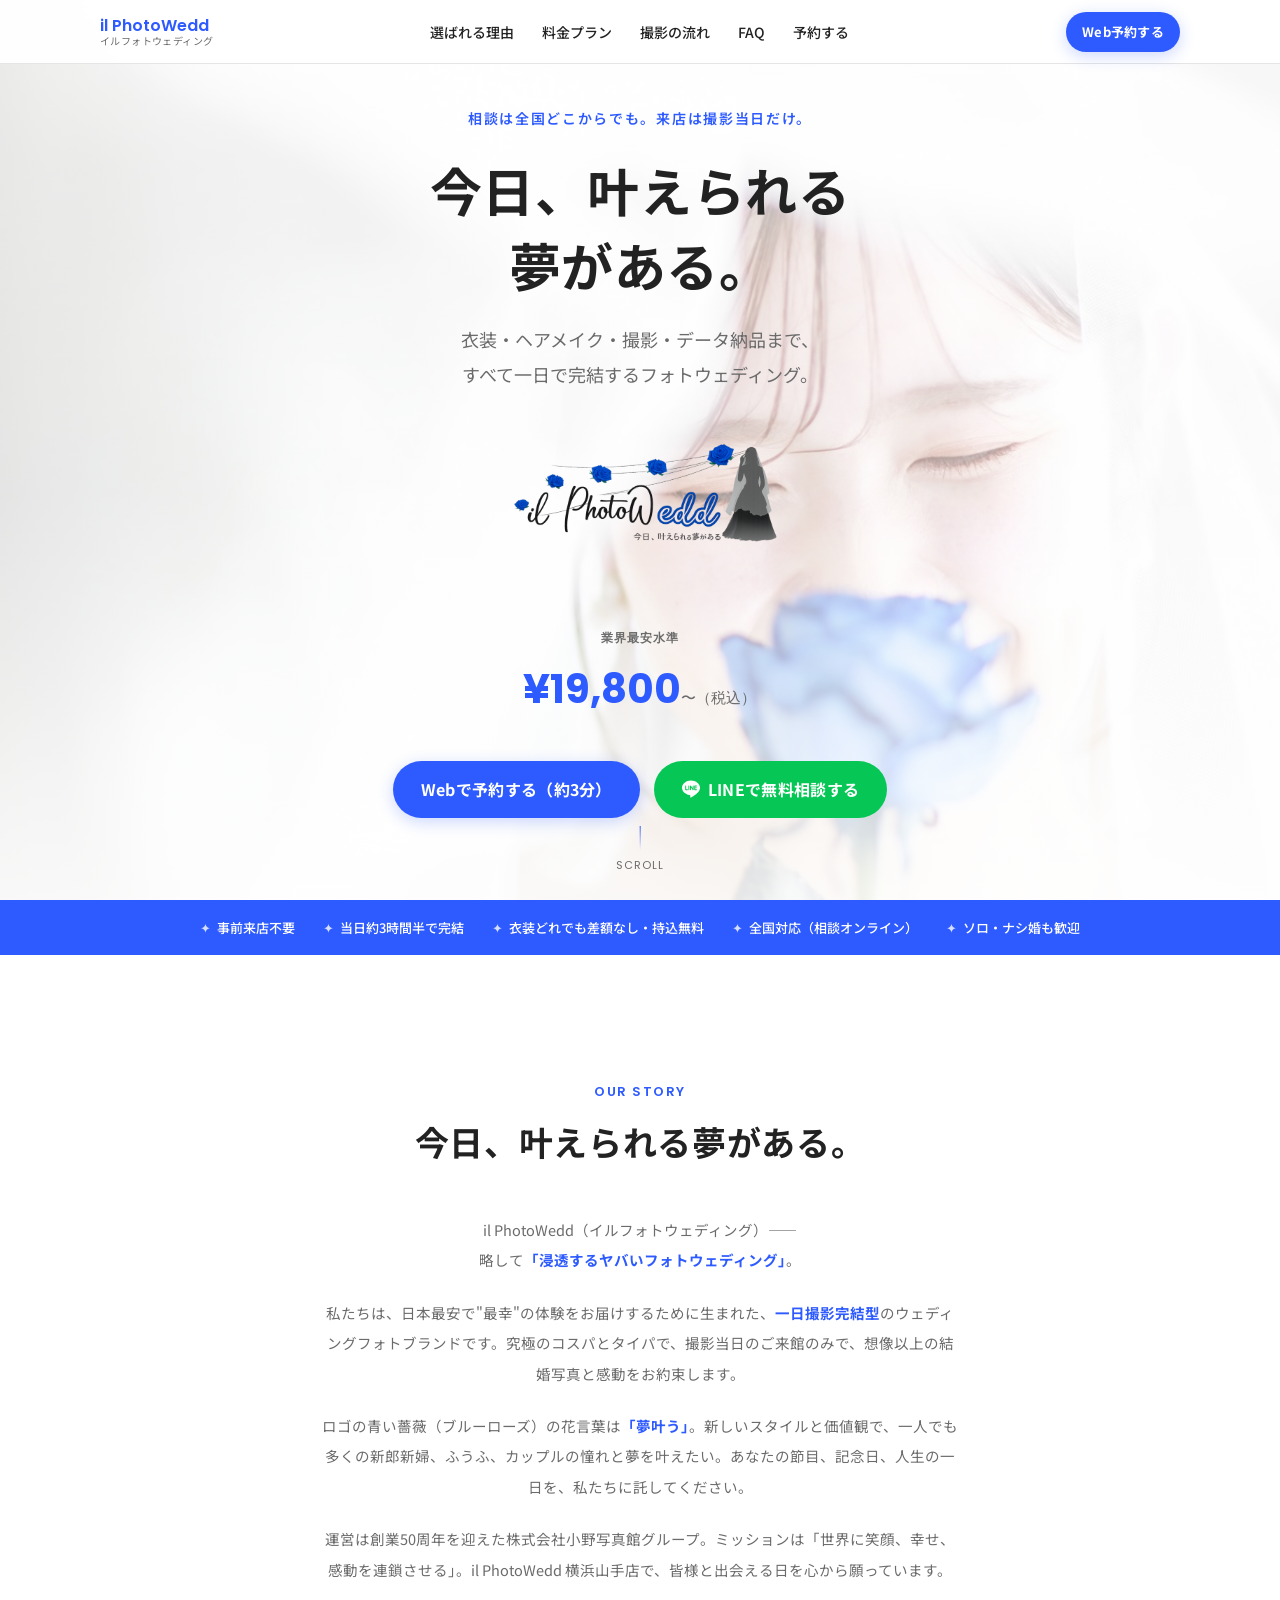
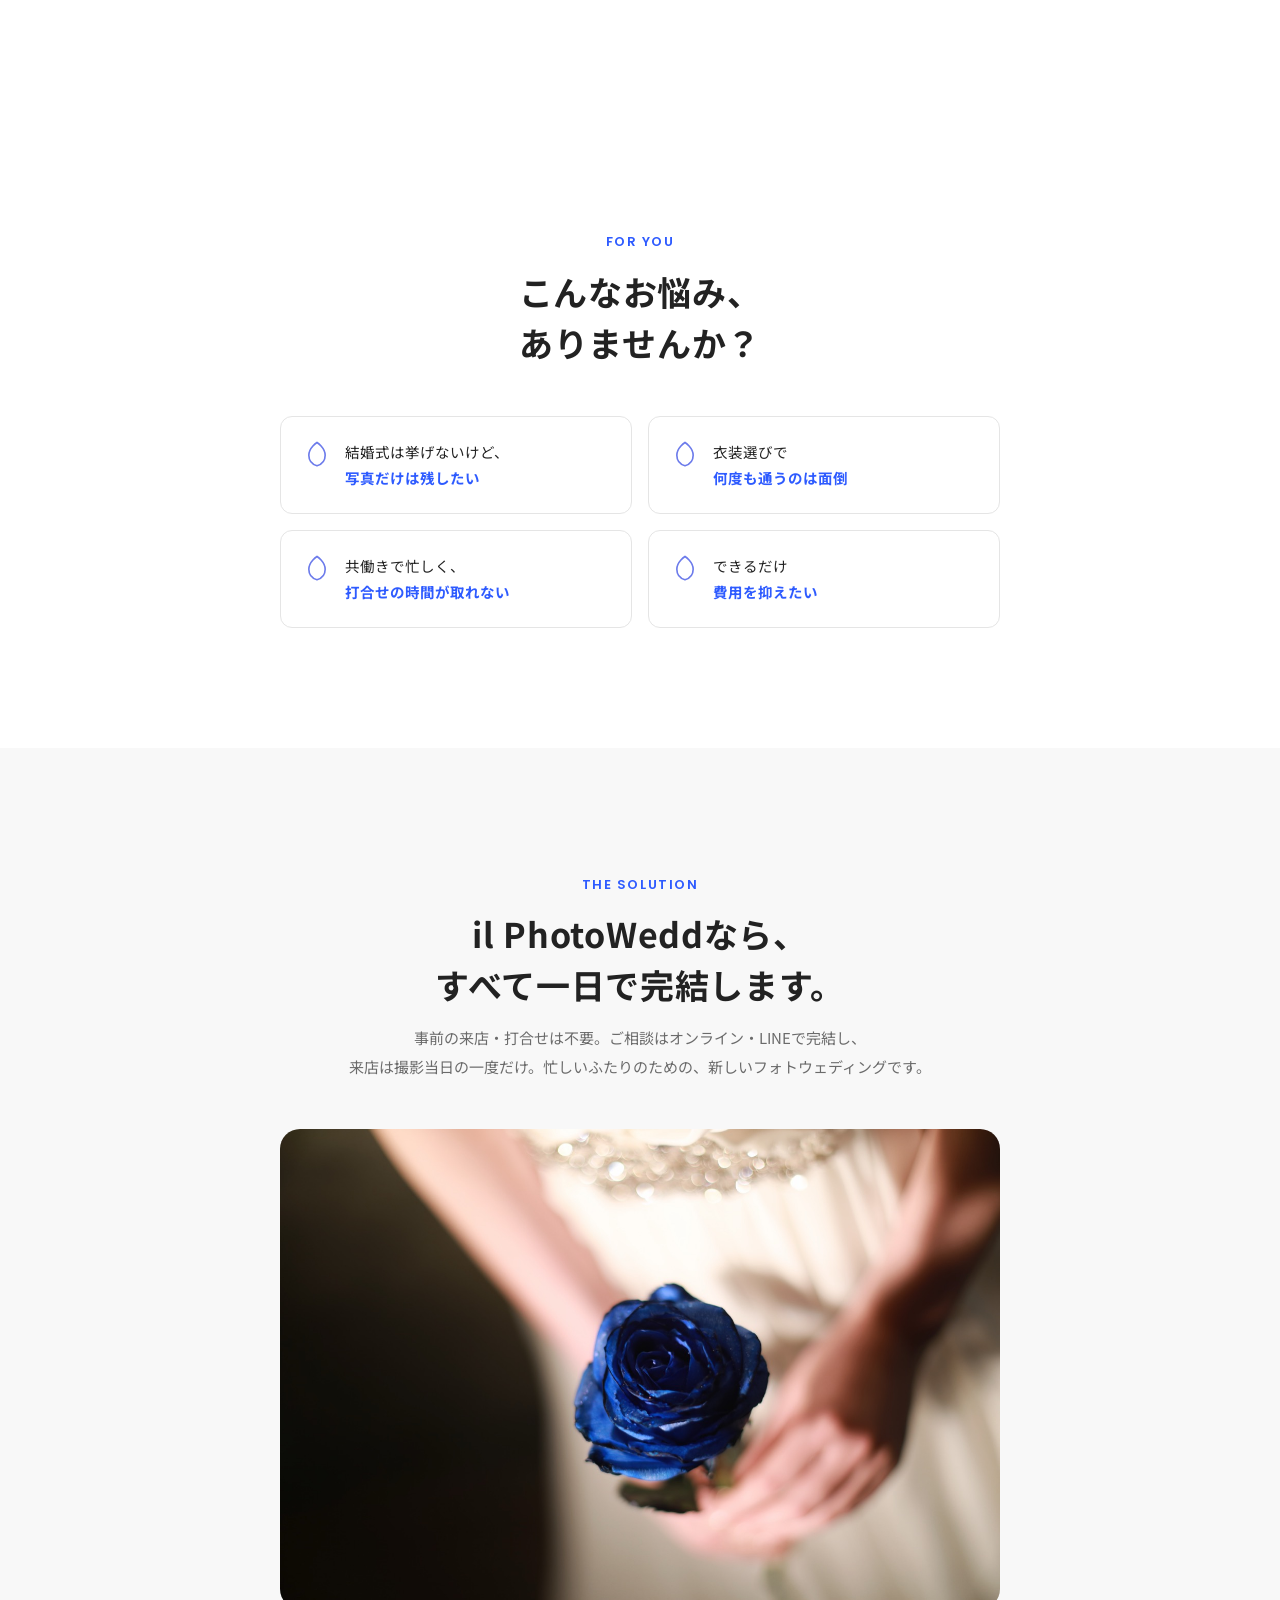
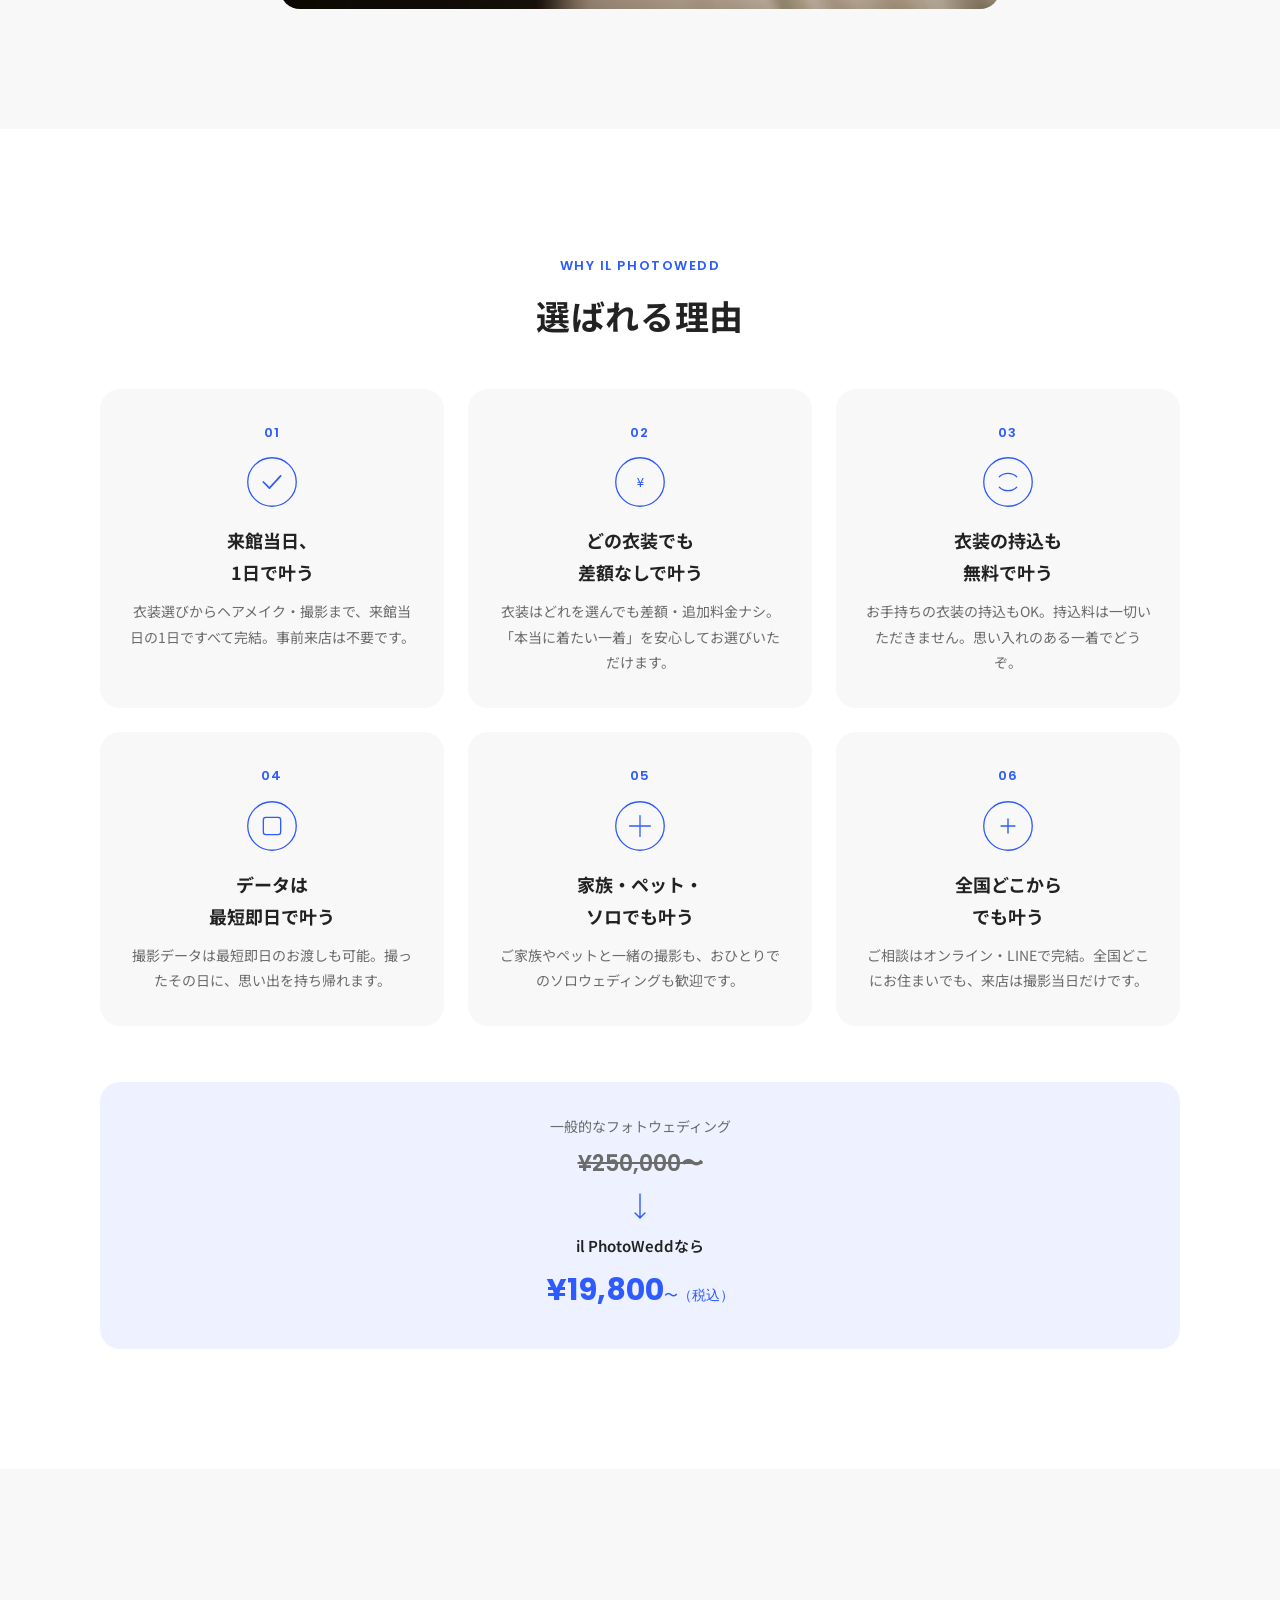
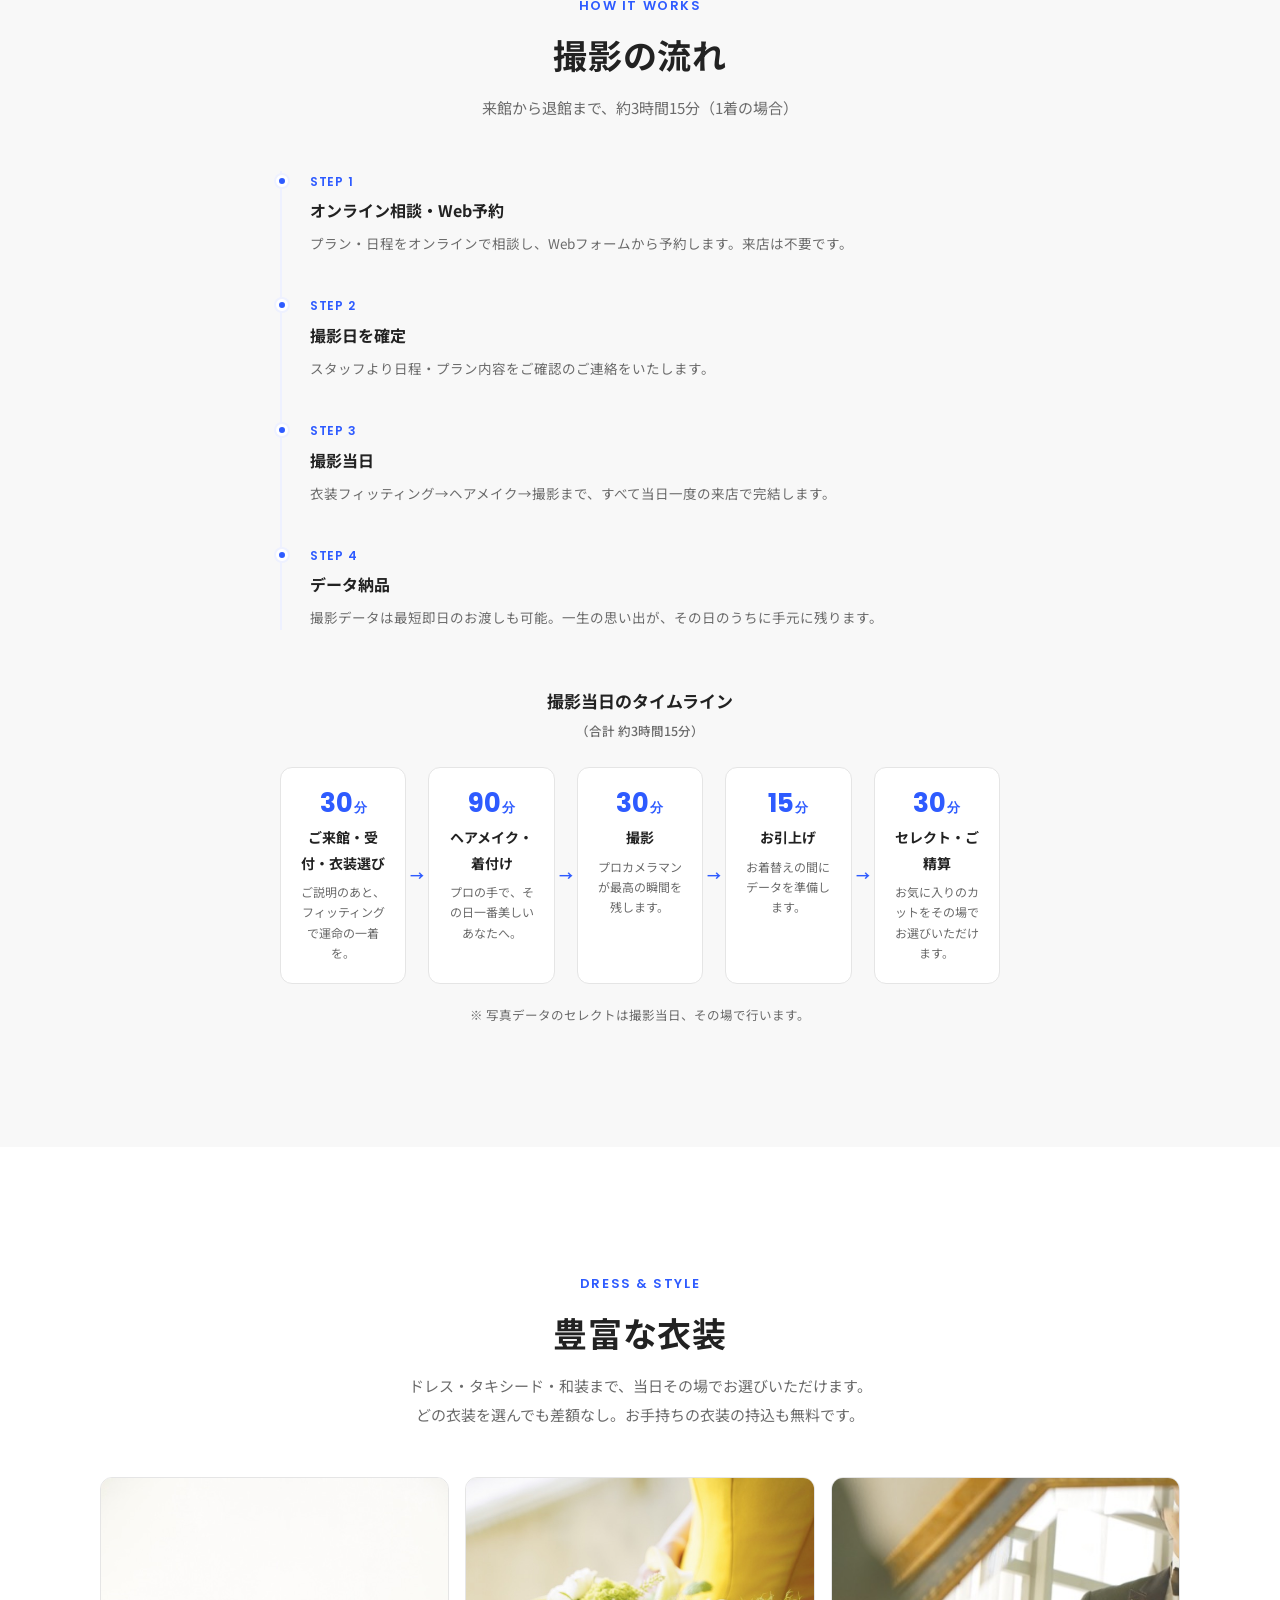
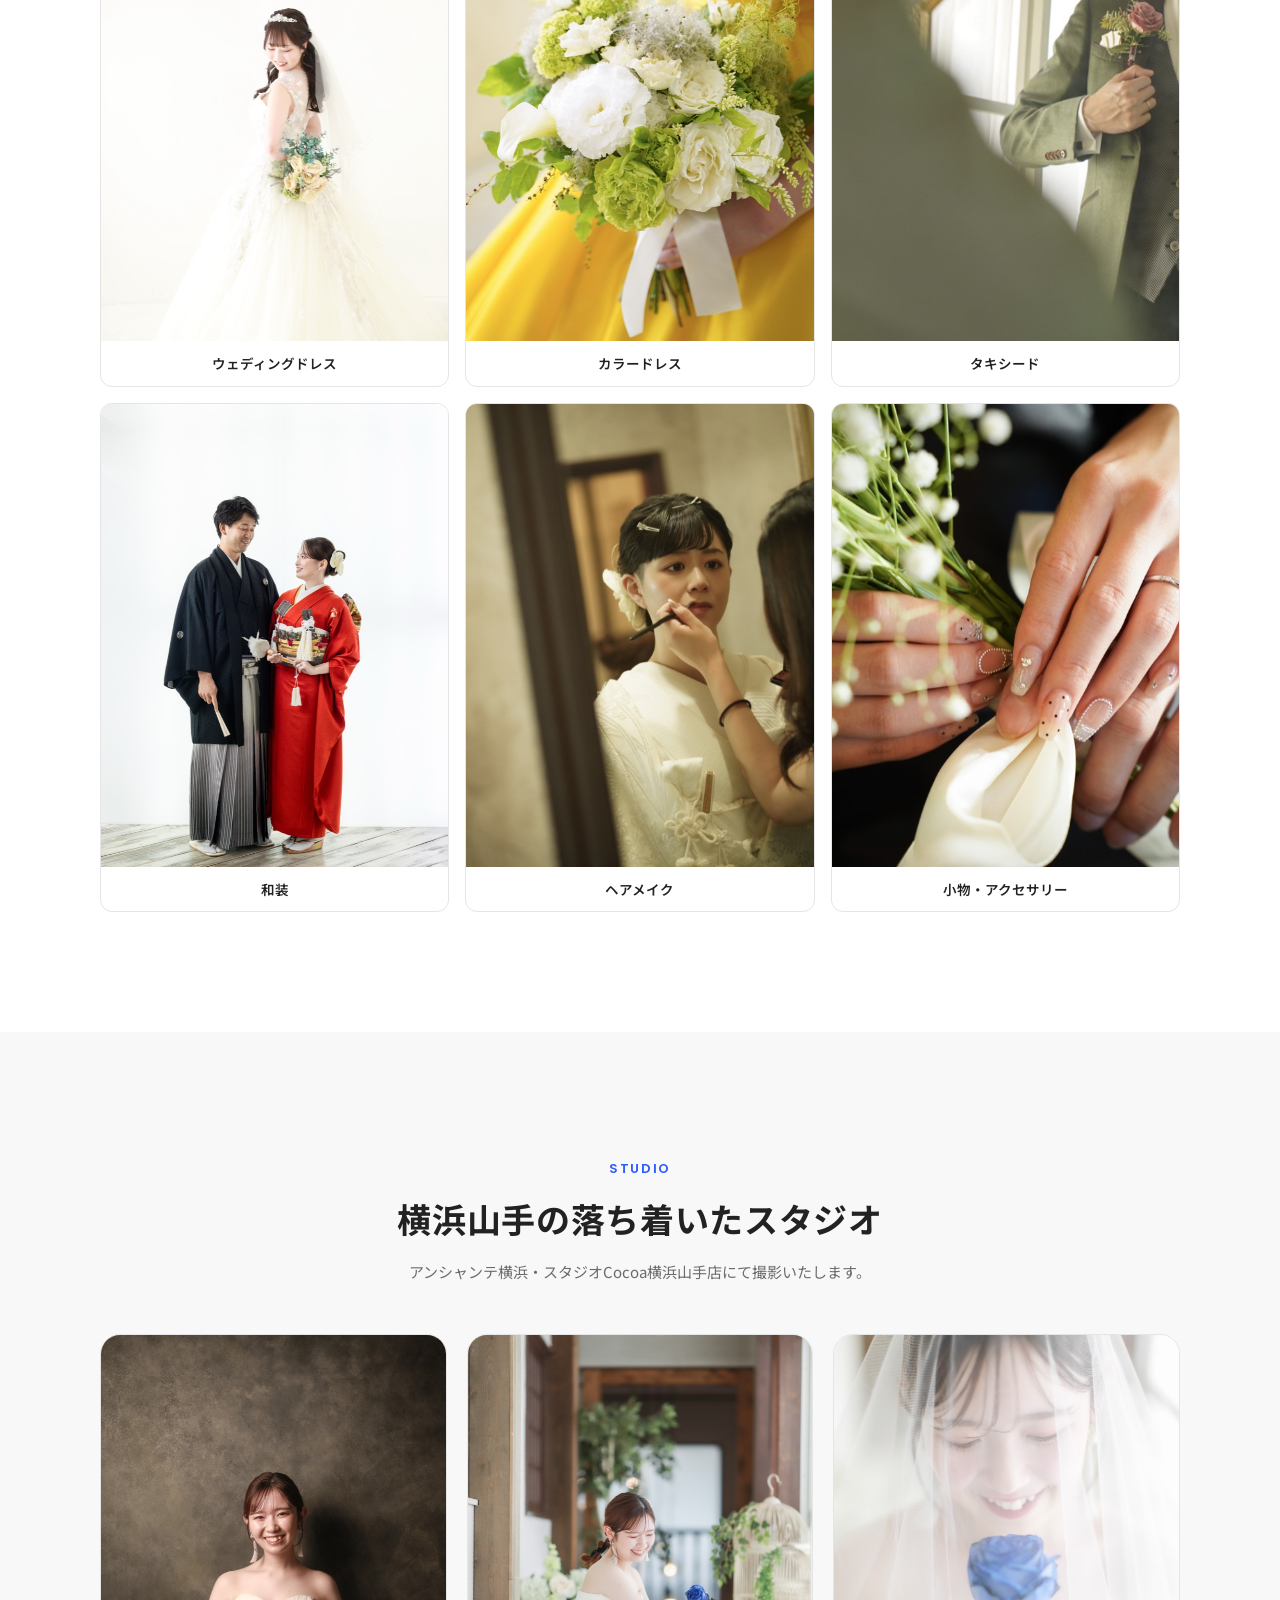
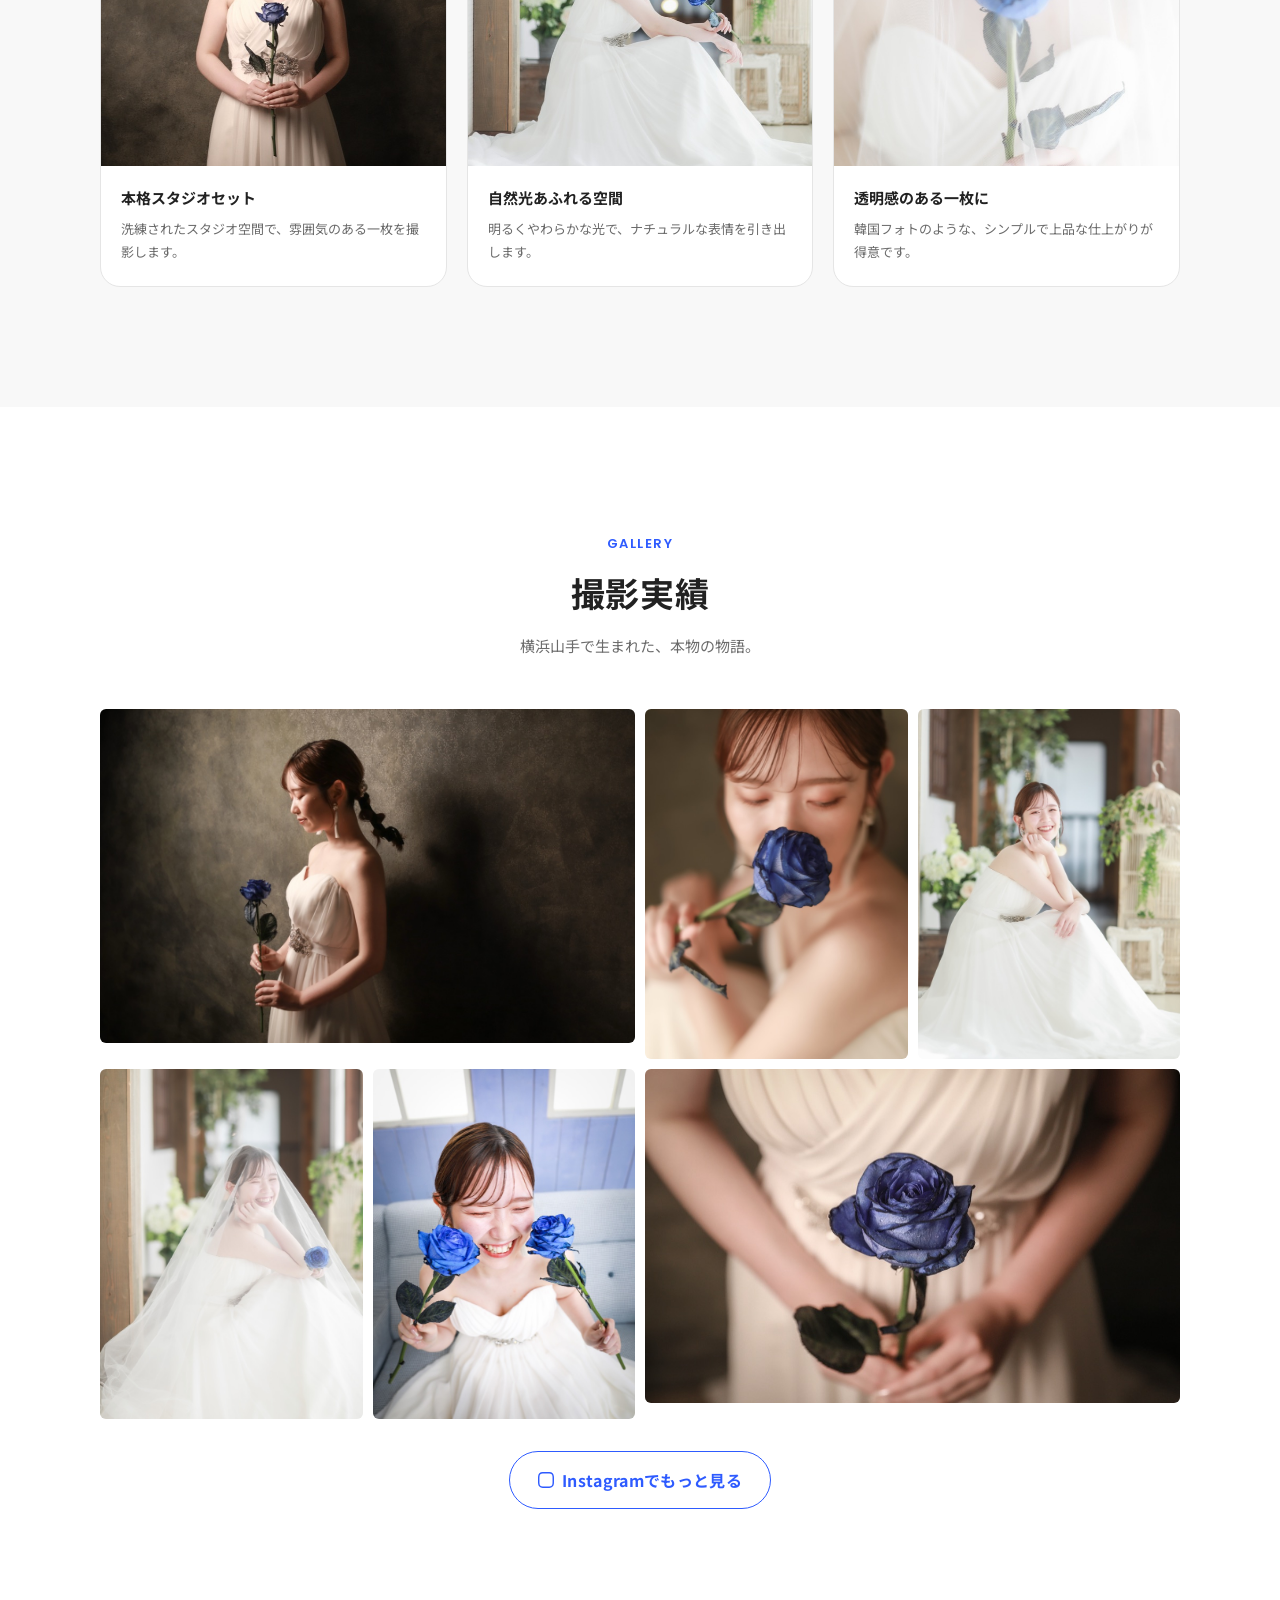
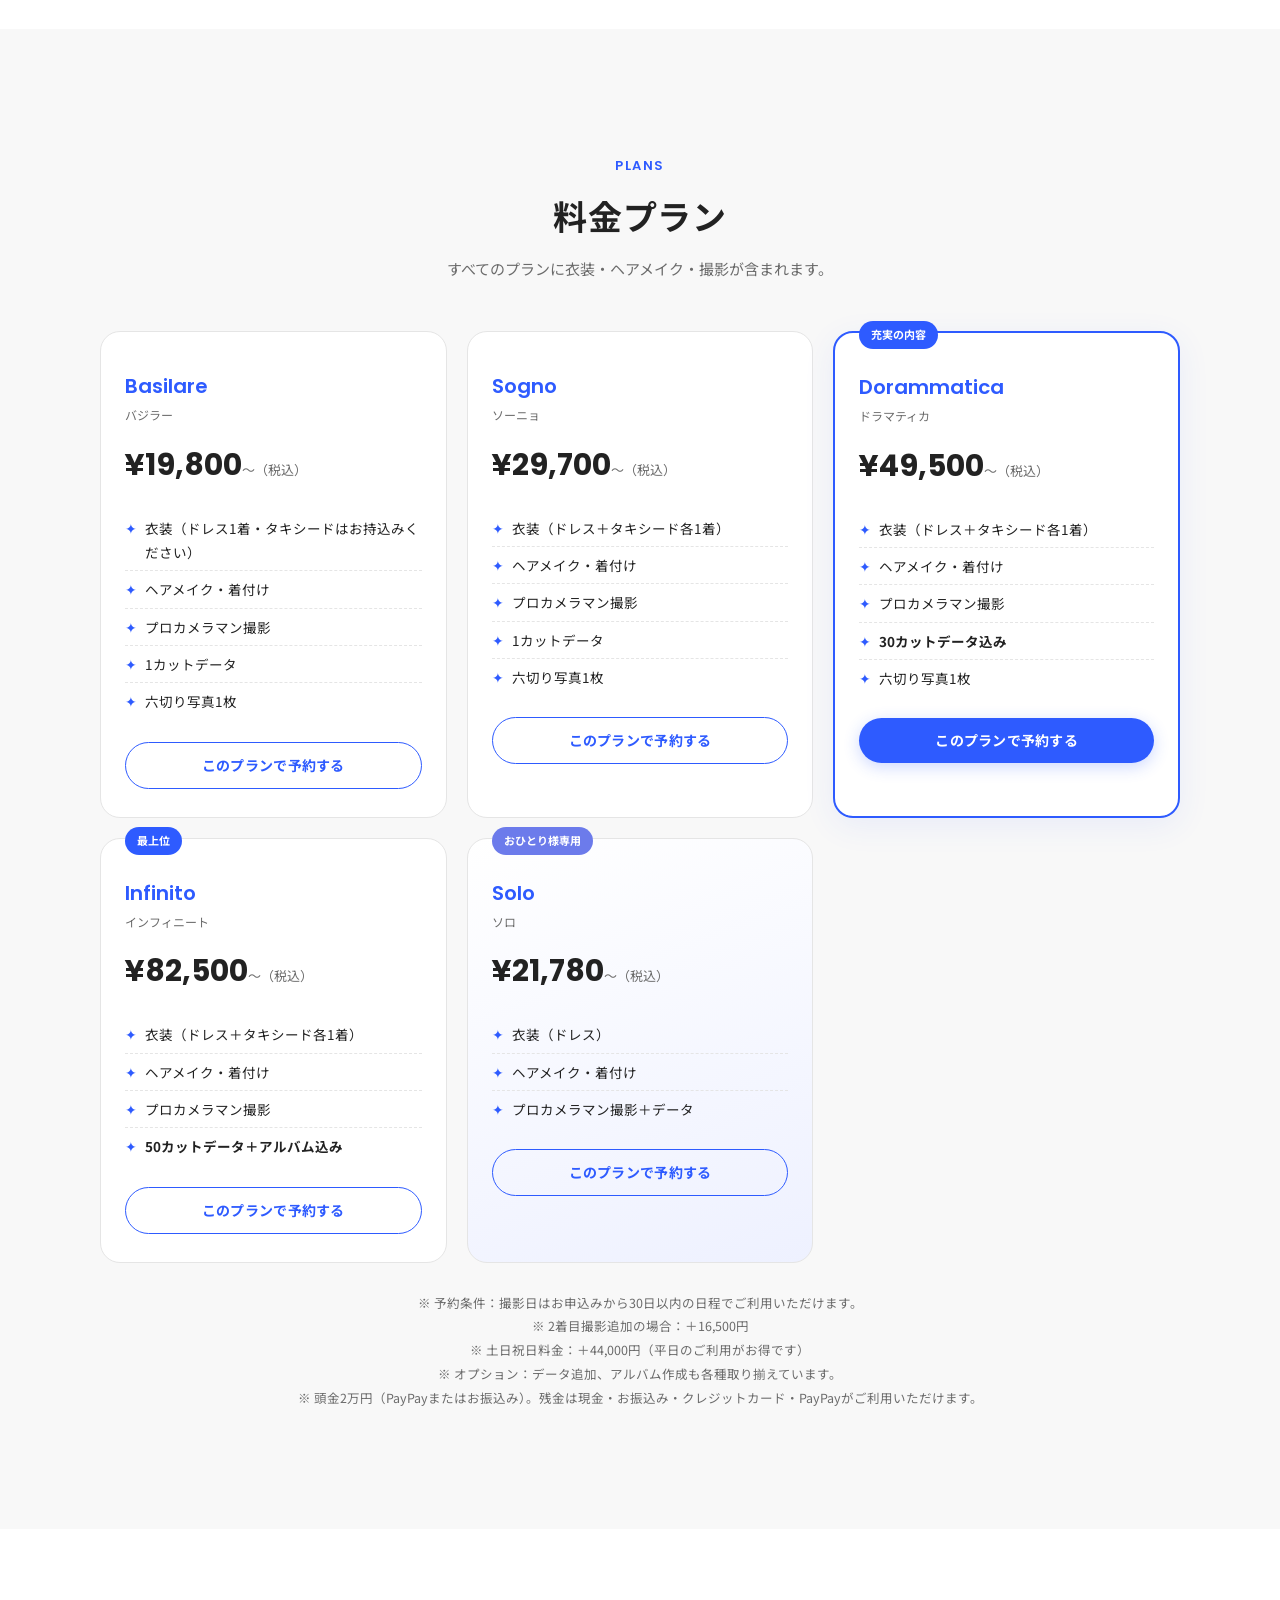
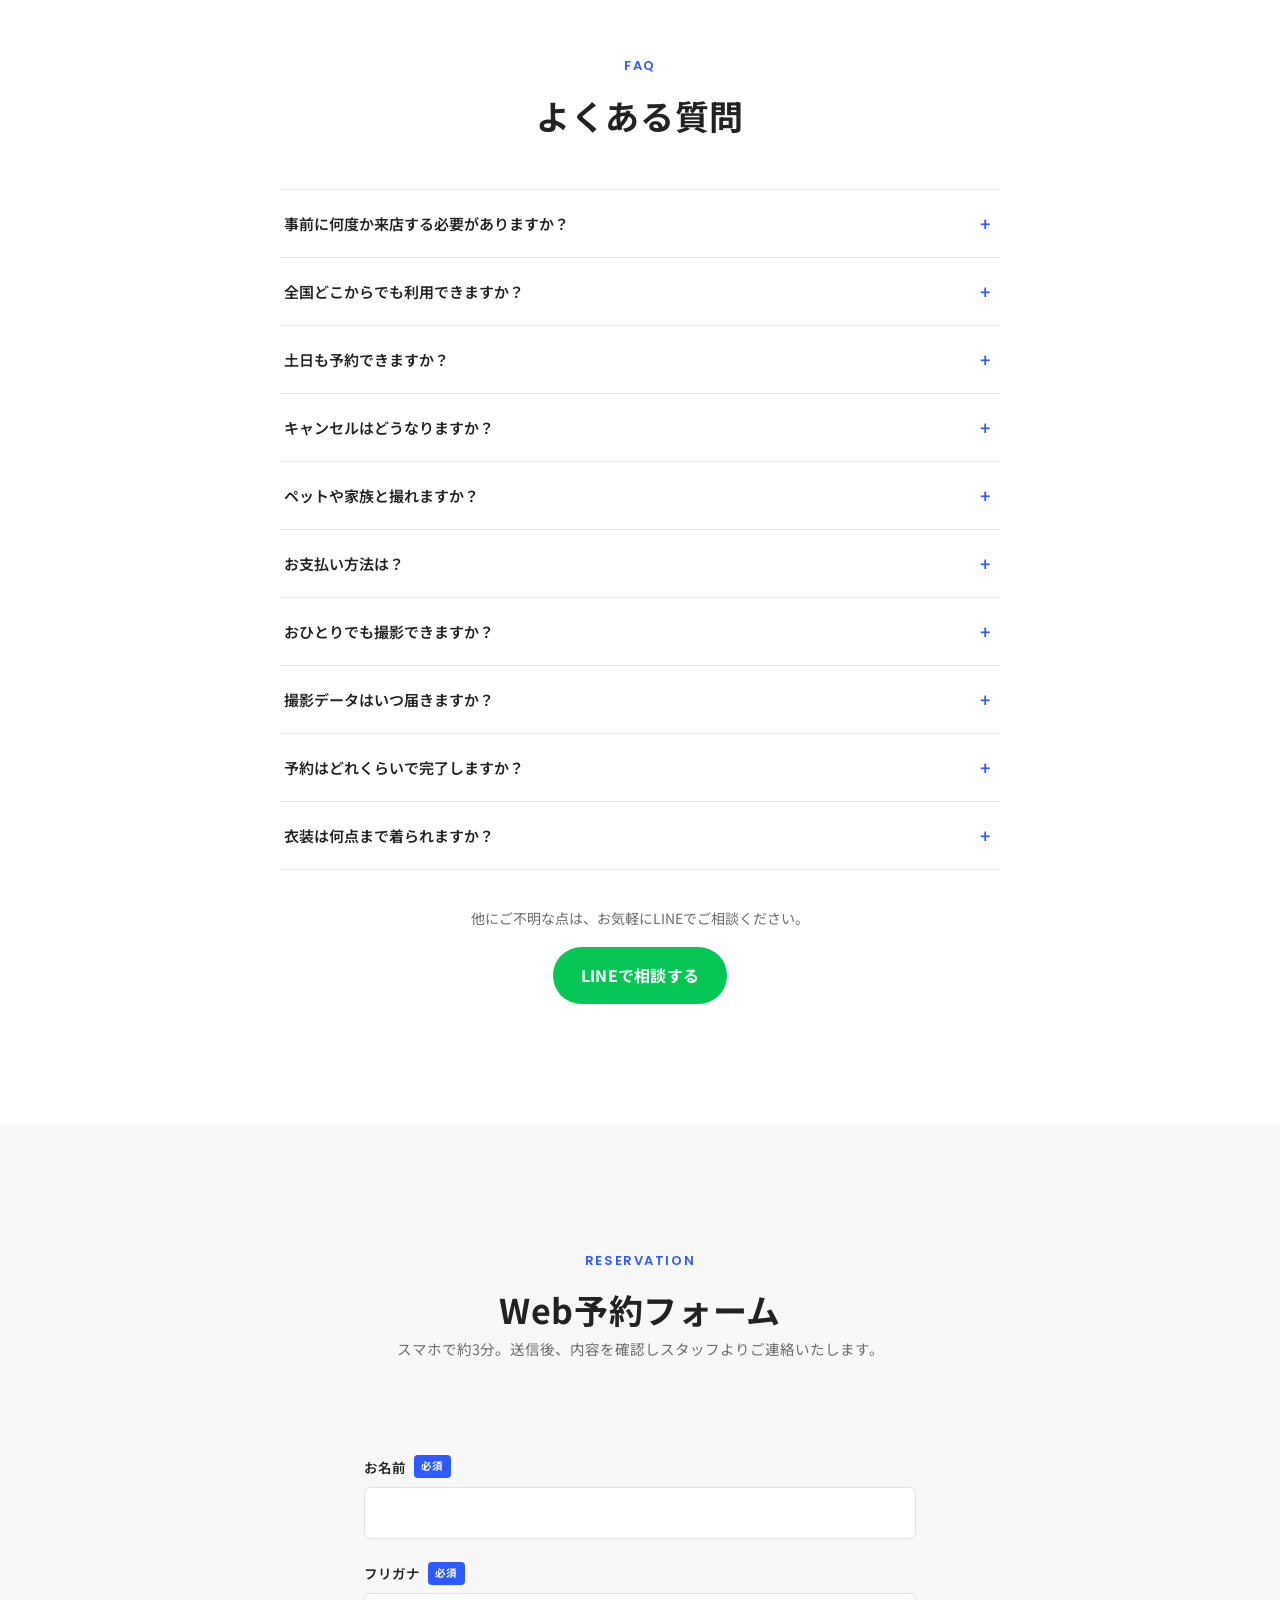
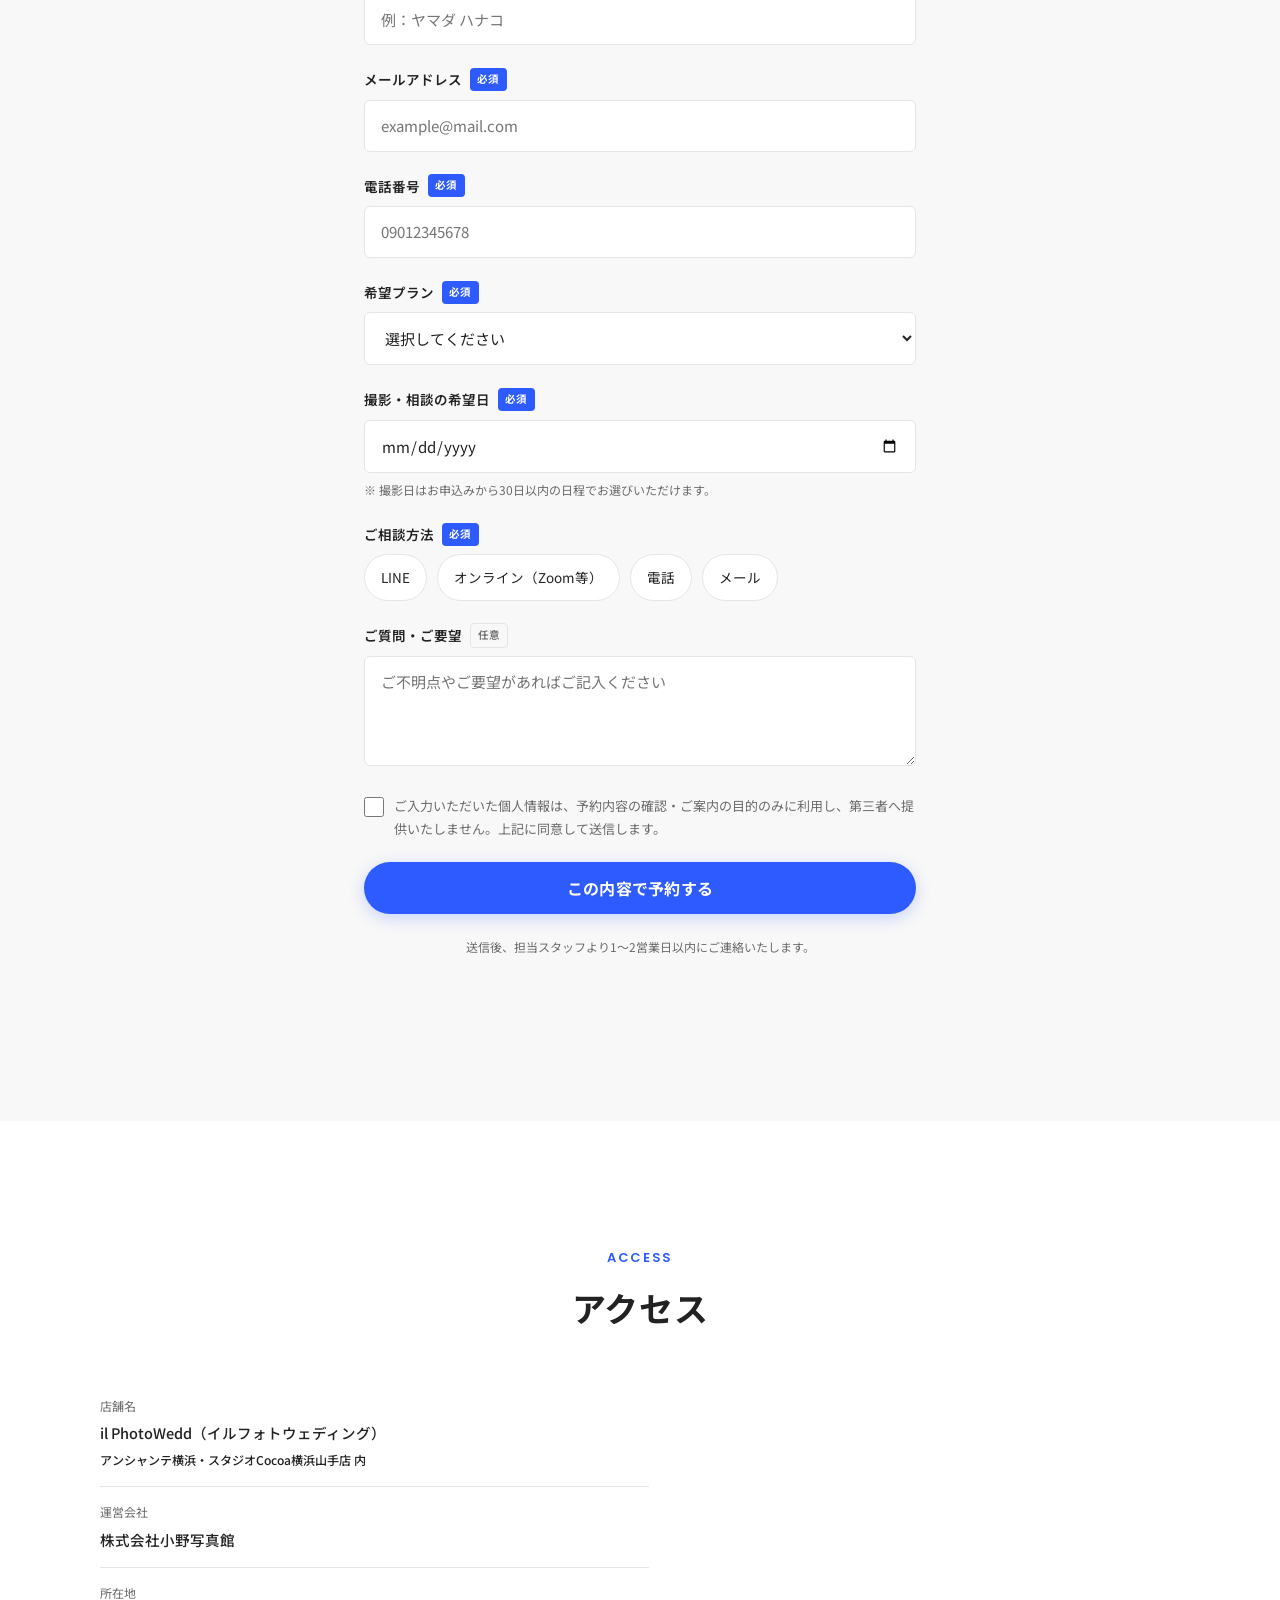
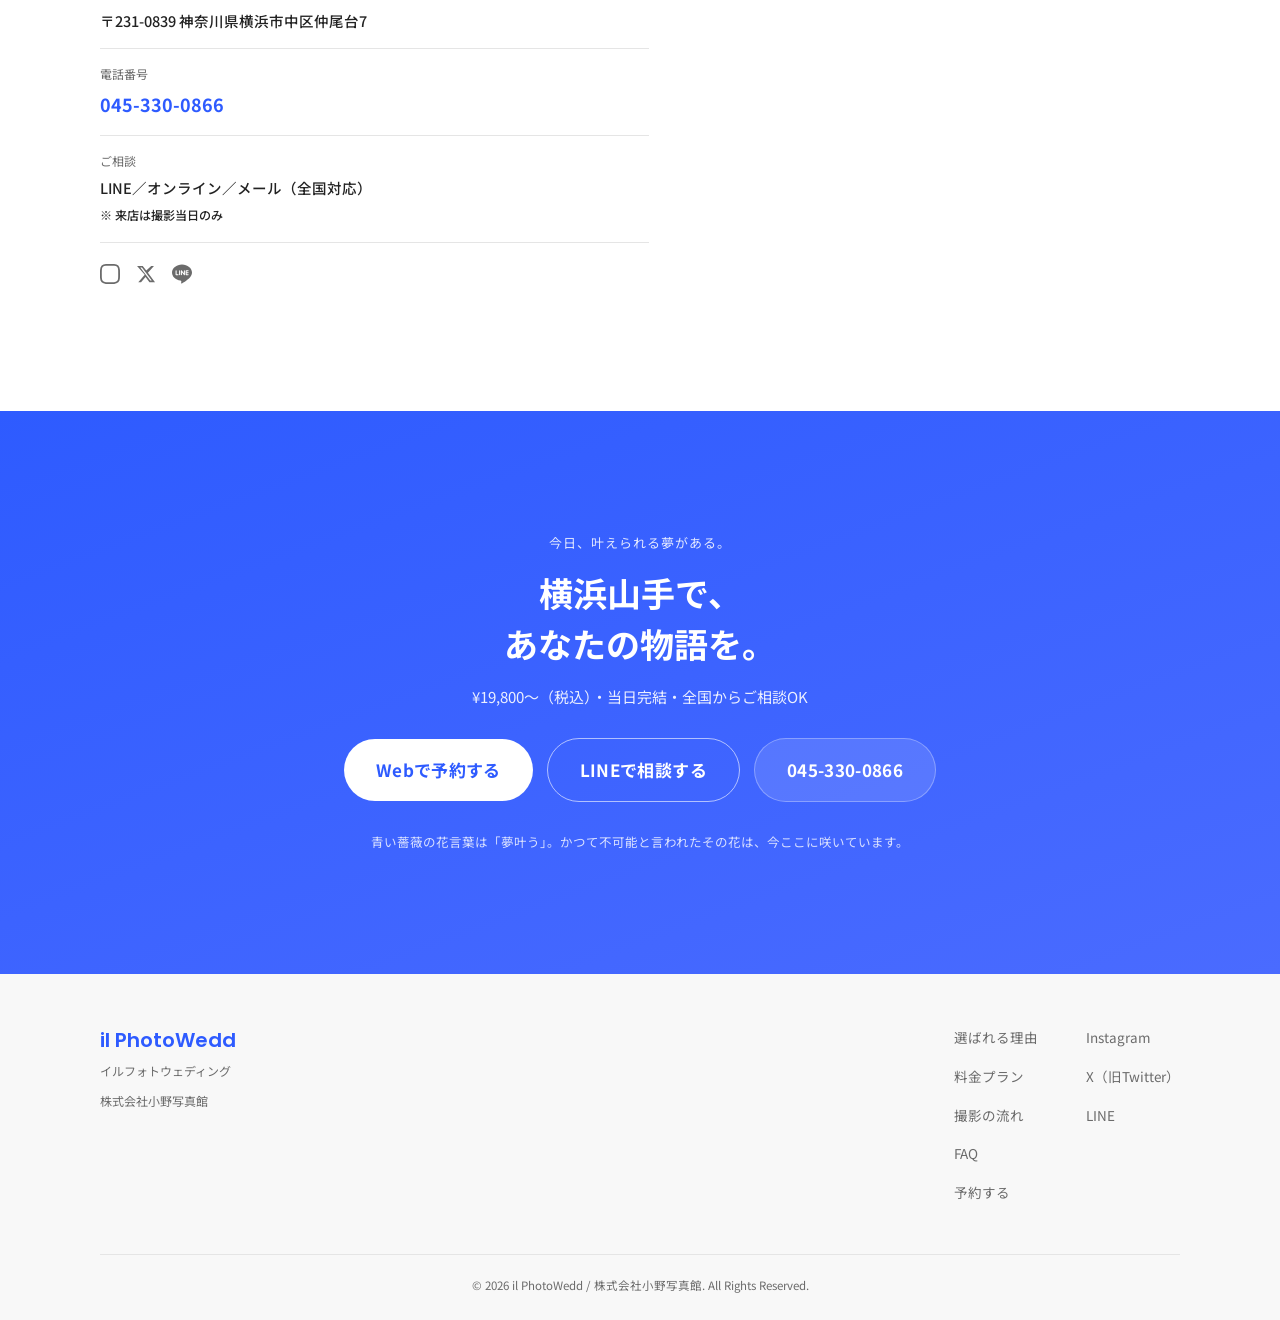
<file: index.html>
<!DOCTYPE html>
<html lang="ja">
<head>
<meta charset="UTF-8">
<meta name="viewport" content="width=device-width, initial-scale=1.0">
<title>横浜フォトウェディング19,800円〜｜来店は撮影当日だけ｜il PhotoWedd（イルフォトウェディング）</title>
<meta name="description" content="来店は撮影当日の一度だけ。衣装・ヘアメイク・撮影・データ納品まで一日で完結するフォトウェディング専門店「il PhotoWedd」。相談は全国どこからでもオンライン・LINEでOK。19,800円〜（税込）。予約はWebで3分。">
<meta name="keywords" content="フォトウェディング,前撮り,結婚写真,フォト婚,ウェディングフォト,横浜フォトウェディング,韓国フォト,ロケーションフォト,ウェディング前撮り">
<meta name="robots" content="index,follow">
<meta property="og:title" content="今日、叶えられる夢がある。｜il PhotoWedd">
<meta property="og:description" content="来店は撮影当日だけ。衣装・ヘアメイク・撮影・データ納品まで、ぜんぶ一日で完結するフォトウェディング。19,800円〜（税込）。">
<meta property="og:image" content="https://ilphoto-yokohama.github.io/ilphotowedd/images/hero/og-image.jpg">
<meta property="og:url" content="https://ilphoto-yokohama.github.io/ilphotowedd/">
<meta property="og:type" content="website">
<meta property="og:site_name" content="il PhotoWedd">
<meta property="og:locale" content="ja_JP">
<meta name="twitter:card" content="summary_large_image">
<meta name="twitter:title" content="今日、叶えられる夢がある。｜il PhotoWedd">
<meta name="twitter:description" content="来店は撮影当日だけ。衣装・ヘアメイク・撮影・データ納品まで、ぜんぶ一日で完結するフォトウェディング。">
<link rel="canonical" href="https://ilphoto-yokohama.github.io/ilphotowedd/">
<link rel="icon" href="data:image/svg+xml,%3Csvg xmlns='http://www.w3.org/2000/svg' viewBox='0 0 32 32'%3E%3Ccircle cx='16' cy='16' r='16' fill='%232E5BFF'/%3E%3Cpath d='M16 6c0 0 8 5 8 12 0 5-3.5 9-8 11-4.5-2-8-6-8-11 0-7 8-12 8-12z' fill='%23fff'/%3E%3C/svg%3E">

<!-- Google Fonts -->
<link rel="preconnect" href="https://fonts.googleapis.com">
<link rel="preconnect" href="https://fonts.gstatic.com" crossorigin>
<link href="https://fonts.googleapis.com/css2?family=Noto+Sans+JP:wght@300;400;500;700&family=Poppins:wght@400;500;600;700&display=swap" rel="stylesheet">

<link rel="stylesheet" href="css/style.css">

<!-- 構造化データ：LocalBusiness -->
<script type="application/ld+json">
{
  "@context": "https://schema.org",
  "@type": "LocalBusiness",
  "name": "il PhotoWedd（イルフォトウェディング）横浜山手店",
  "description": "来店は撮影当日のみ。衣装・ヘアメイク・撮影・データ納品が一日で完結するフォトウェディング専門店。相談は全国どこからでもオンライン対応。",
  "@id": "https://ilphoto-yokohama.github.io/ilphotowedd/",
  "url": "https://ilphoto-yokohama.github.io/ilphotowedd/",
  "telephone": "045-330-0866",
  "priceRange": "¥19,800〜",
  "image": "https://ilphoto-yokohama.github.io/ilphotowedd/images/hero/og-image.jpg",
  "address": {
    "@type": "PostalAddress",
    "postalCode": "231-0839",
    "streetAddress": "仲尾台7",
    "addressLocality": "横浜市中区",
    "addressRegion": "神奈川県",
    "addressCountry": "JP"
  },
  "areaServed": "JP",
  "sameAs": [
    "https://www.instagram.com/ilphotowedd",
    "https://x.com/ilphotowedd"
  ]
}
</script>

<!-- 構造化データ：Breadcrumb -->
<script type="application/ld+json">
{
  "@context": "https://schema.org",
  "@type": "BreadcrumbList",
  "itemListElement": [
    { "@type": "ListItem", "position": 1, "name": "il PhotoWedd", "item": "https://ilphoto-yokohama.github.io/ilphotowedd/" }
  ]
}
</script>

<!-- 構造化データ：FAQPage -->
<script type="application/ld+json">
{
  "@context": "https://schema.org",
  "@type": "FAQPage",
  "mainEntity": [
    { "@type": "Question", "name": "事前に何度か来店する必要がありますか？", "acceptedAnswer": { "@type": "Answer", "text": "いいえ。撮影当日のご来館のみで完結します。打合せはオンライン・LINE・メールで対応可能です。遠方の方も全国からご利用いただけます。" } },
    { "@type": "Question", "name": "全国どこからでも利用できますか？", "acceptedAnswer": { "@type": "Answer", "text": "はい。事前のご相談・お打合せはオンラインで完結するため、全国どこにお住まいでもご利用いただけます。撮影当日のみ横浜山手の店舗にお越しください。" } },
    { "@type": "Question", "name": "土日も予約できますか？", "acceptedAnswer": { "@type": "Answer", "text": "はい、承っております。ただし土日祝日は＋44,000円の追加料金がかかります。平日のほうがお得にご利用いただけます。" } },
    { "@type": "Question", "name": "キャンセルはどうなりますか？", "acceptedAnswer": { "@type": "Answer", "text": "キャンセル料は次の通りです。お申込後から撮影2週間前まで：申込金2万円、2週間前から1週間前まで：最終見積金額の30％、1週間前から前日：最終見積金額の50％、当日：最終見積金額の100％。" } },
    { "@type": "Question", "name": "ペットや家族と撮れますか？", "acceptedAnswer": { "@type": "Answer", "text": "はい、対応可能です。ペット同伴や家族との撮影もお気軽にご相談ください。" } },
    { "@type": "Question", "name": "お支払い方法は？", "acceptedAnswer": { "@type": "Answer", "text": "頭金は2万円で、PayPayまたはお振込みにてお支払いいただきます。残金は現金・お振込み・クレジットカード・PayPayがご利用いただけます。" } },
    { "@type": "Question", "name": "おひとりでも撮影できますか？", "acceptedAnswer": { "@type": "Answer", "text": "もちろんです。おひとり様専用の「Soloプラン」をご用意しております。自分へのご褒美に、憧れのドレス姿を残してみませんか。" } },
    { "@type": "Question", "name": "撮影データはいつ届きますか？", "acceptedAnswer": { "@type": "Answer", "text": "最短で撮影当日（即日）のお渡しも可能です。詳細な納品スケジュールはご予約時にご確認ください。" } },
    { "@type": "Question", "name": "予約はどれくらいで完了しますか？", "acceptedAnswer": { "@type": "Answer", "text": "Webの予約フォームのご登録後、オンライン・LINEなどでお打ち合わせのうえ、ご予約完了となります。フォームのご入力自体はスマホで約3分です。" } },
    { "@type": "Question", "name": "衣装は何点まで着られますか？", "acceptedAnswer": { "@type": "Answer", "text": "プランによりドレス1着〜ドレス＋タキシード各1着が含まれます。2着目の撮影追加は＋16,500円で承ります。" } }
  ]
}
</script>

<!-- Google Analytics 4 -->
<script async src="https://www.googletagmanager.com/gtag/js?id=G-XXXXXXXXXX"></script>
<script>
  window.dataLayer = window.dataLayer || [];
  function gtag(){dataLayer.push(arguments);}
  gtag('js', new Date());
  gtag('config', 'G-XXXXXXXXXX');
</script>
</head>
<body>
<a href="#main" class="skip-link">本文へスキップ</a>

<!-- ===== HEADER ===== -->
<header class="c-header">
  <div class="c-header__inner">
    <a href="#hero" class="c-header__logo" aria-label="il PhotoWedd ホームへ">
      <span class="c-header__logo-en u-en">il PhotoWedd</span>
      <span class="c-header__logo-ja">イルフォトウェディング</span>
    </a>
    <nav class="c-header__nav" aria-label="メインナビゲーション">
      <ul>
        <li><a href="#features">選ばれる理由</a></li>
        <li><a href="#plans">料金プラン</a></li>
        <li><a href="#flow">撮影の流れ</a></li>
        <li><a href="#faq">FAQ</a></li>
        <li><a href="#reserve">予約する</a></li>
      </ul>
    </nav>
    <a href="#reserve" class="c-btn c-btn--primary c-header__cta" data-gtag="cta_click:header-reserve">
      Web予約する
    </a>
  </div>
</header>

<main id="main">

  <!-- ===== 01 HERO ===== -->
  <section class="c-hero" id="hero" aria-label="ヒーローセクション">
    <div class="c-hero__bg" aria-hidden="true">
      <img src="images/hero/hero.jpg" alt="" width="1200" height="1800" fetchpriority="high">
    </div>
    <div class="c-hero__content">
      <p class="c-hero__tagline js-fade">相談は全国どこからでも。来店は撮影当日だけ。</p>
      <h1 class="c-hero__title js-fade js-fade--delay1">今日、叶えられる<br>夢がある。</h1>
      <p class="c-hero__sub js-fade js-fade--delay2">衣装・ヘアメイク・撮影・データ納品まで、<br>すべて一日で完結するフォトウェディング。</p>
      <p class="c-hero__logo js-fade js-fade--delay2">
        <img src="images/logo/brand-logo.png" alt="il PhotoWedd イルフォトウェディング — 今日、叶えられる夢がある" width="800" height="533">
      </p>
      <div class="c-hero__price js-fade js-fade--delay3">
        <span class="c-hero__price-label u-en">業界最安水準</span>
        <span class="c-hero__price-value u-en">¥19,800<small>〜（税込）</small></span>
      </div>
      <div class="c-hero__cta js-fade js-fade--delay4">
        <a href="#reserve" class="c-btn c-btn--primary" data-gtag="cta_click:hero-reserve">
          Webで予約する（約3分）
        </a>
        <a href="https://lin.ee/gZPUh9s" class="c-btn c-btn--line" target="_blank" rel="noopener" data-gtag="line_click:hero-line">
          <svg width="18" height="18" viewBox="0 0 24 24" fill="currentColor" aria-hidden="true"><path d="M19.365 9.863c.349 0 .63.285.63.631 0 .345-.281.63-.63.63H17.61v1.125h1.755c.349 0 .63.283.63.63 0 .344-.281.629-.63.629h-2.386c-.345 0-.627-.285-.627-.629V8.108c0-.345.282-.63.627-.63h2.386c.349 0 .63.285.63.63 0 .349-.281.63-.63.63H17.61v1.125h1.755zm-3.855 3.016c0 .27-.174.51-.432.596-.064.021-.133.031-.199.031-.211 0-.391-.09-.51-.25l-2.443-3.317v2.94c0 .344-.279.629-.631.629-.346 0-.626-.285-.626-.629V8.108c0-.27.173-.51.43-.595.06-.023.136-.033.194-.033.195 0 .375.104.495.254l2.462 3.33V8.108c0-.345.282-.63.63-.63.345 0 .63.285.63.63v4.771zm-5.741 0c0 .344-.282.629-.631.629-.345 0-.627-.285-.627-.629V8.108c0-.345.282-.63.627-.63.349 0 .631.285.631.63v4.771zm-2.466.629H4.917c-.345 0-.63-.285-.63-.629V8.108c0-.345.285-.63.63-.63.348 0 .63.285.63.63v4.141h1.756c.348 0 .629.283.629.63 0 .344-.281.629-.629.629M24 10.314C24 4.943 18.615.572 12 .572S0 4.943 0 10.314c0 4.811 4.27 8.842 10.035 9.608.391.082.923.258 1.058.59.12.301.079.766.038 1.08l-.164 1.02c-.045.301-.24 1.186 1.049.645 1.291-.539 6.916-4.078 9.436-6.975C23.176 14.393 24 12.458 24 10.314"/></svg>
          LINEで無料相談する
        </a>
      </div>
    </div>
    <div class="c-hero__scroll" aria-hidden="true"><span></span><p class="u-en">SCROLL</p></div>
  </section>

  <!-- ===== 安心バナー ===== -->
  <div class="c-trust">
    <div class="l-container">
      <ul class="c-trust__list">
        <li><span class="c-trust__icon">✦</span>事前来店不要</li>
        <li><span class="c-trust__icon">✦</span>当日約3時間半で完結</li>
        <li><span class="c-trust__icon">✦</span>衣装どれでも差額なし・持込無料</li>
        <li><span class="c-trust__icon">✦</span>全国対応（相談オンライン）</li>
        <li><span class="c-trust__icon">✦</span>ソロ・ナシ婚も歓迎</li>
      </ul>
    </div>
  </div>

  <!-- ===== ブランドストーリー ===== -->
  <section class="l-section c-story" id="story" aria-labelledby="story-title">
    <div class="l-container l-container--narrow">
      <div class="c-section-header js-fade">
        <p class="c-section-header__label u-en">OUR STORY</p>
        <h2 class="c-section-header__title" id="story-title">今日、叶えられる夢がある。</h2>
      </div>
      <div class="c-story__body js-fade">
        <p>il PhotoWedd（イルフォトウェディング）——<br class="u-en">略して<strong>「浸透するヤバいフォトウェディング」</strong>。</p>
        <p>私たちは、日本最安で"最幸"の体験をお届けするために生まれた、<strong>一日撮影完結型</strong>のウェディングフォトブランドです。究極のコスパとタイパで、撮影当日のご来館のみで、想像以上の結婚写真と感動をお約束します。</p>
        <p>ロゴの青い薔薇（ブルーローズ）の花言葉は<strong>「夢叶う」</strong>。新しいスタイルと価値観で、一人でも多くの新郎新婦、ふうふ、カップルの憧れと夢を叶えたい。あなたの節目、記念日、人生の一日を、私たちに託してください。</p>
        <p>運営は創業50周年を迎えた株式会社小野写真館グループ。ミッションは「世界に笑顔、幸せ、感動を連鎖させる」。il PhotoWedd 横浜山手店で、皆様と出会える日を心から願っています。</p>
      </div>
    </div>
  </section>

  <!-- ===== 02 共感 ===== -->
  <section class="l-section" id="empathy" aria-labelledby="empathy-title">
    <div class="l-container l-container--narrow">
      <div class="c-section-header js-fade">
        <p class="c-section-header__label u-en">FOR YOU</p>
        <h2 class="c-section-header__title" id="empathy-title">こんなお悩み、<br>ありませんか？</h2>
      </div>
      <div class="c-persona__grid">
        <div class="c-persona-card js-fade">
          <svg class="c-persona-card__icon" viewBox="0 0 24 24" fill="none" aria-hidden="true"><path d="M12 3c0 0 7 4.5 7 11 0 5-3.5 8-7 9-3.5-1-7-4-7-9 0-6.5 7-11 7-11z" stroke="currentColor" stroke-width="1.4"/></svg>
          <p>結婚式は挙げないけど、<br><strong>写真だけは残したい</strong></p>
        </div>
        <div class="c-persona-card js-fade js-fade--delay1">
          <svg class="c-persona-card__icon" viewBox="0 0 24 24" fill="none" aria-hidden="true"><path d="M12 3c0 0 7 4.5 7 11 0 5-3.5 8-7 9-3.5-1-7-4-7-9 0-6.5 7-11 7-11z" stroke="currentColor" stroke-width="1.4"/></svg>
          <p>衣装選びで<br><strong>何度も通うのは面倒</strong></p>
        </div>
        <div class="c-persona-card js-fade js-fade--delay2">
          <svg class="c-persona-card__icon" viewBox="0 0 24 24" fill="none" aria-hidden="true"><path d="M12 3c0 0 7 4.5 7 11 0 5-3.5 8-7 9-3.5-1-7-4-7-9 0-6.5 7-11 7-11z" stroke="currentColor" stroke-width="1.4"/></svg>
          <p>共働きで忙しく、<br><strong>打合せの時間が取れない</strong></p>
        </div>
        <div class="c-persona-card js-fade js-fade--delay3">
          <svg class="c-persona-card__icon" viewBox="0 0 24 24" fill="none" aria-hidden="true"><path d="M12 3c0 0 7 4.5 7 11 0 5-3.5 8-7 9-3.5-1-7-4-7-9 0-6.5 7-11 7-11z" stroke="currentColor" stroke-width="1.4"/></svg>
          <p>できるだけ<br><strong>費用を抑えたい</strong></p>
        </div>
      </div>
    </div>
  </section>

  <!-- ===== 03 解決 ===== -->
  <section class="l-section l-section--sub" id="solution" aria-labelledby="solution-title">
    <div class="l-container l-container--narrow">
      <div class="c-section-header js-fade">
        <p class="c-section-header__label u-en">THE SOLUTION</p>
        <h2 class="c-section-header__title" id="solution-title">il PhotoWeddなら、<br>すべて一日で完結します。</h2>
        <p class="c-section-header__desc">事前の来店・打合せは不要。ご相談はオンライン・LINEで完結し、<br class="u-en">来店は撮影当日の一度だけ。忙しいふたりのための、新しいフォトウェディングです。</p>
      </div>
      <figure class="c-solution__img js-fade">
        <img src="images/studio/rose-closeup.jpg" alt="花嫁が手に持つ一輪のブルーローズ。花言葉は「夢叶う」" width="1400" height="933" loading="lazy">
      </figure>
    </div>
  </section>

  <!-- ===== 04 選ばれる理由 ===== -->
  <section class="l-section" id="features" aria-labelledby="features-title">
    <div class="l-container">
      <div class="c-section-header js-fade">
        <p class="c-section-header__label u-en">WHY IL PHOTOWEDD</p>
        <h2 class="c-section-header__title" id="features-title">選ばれる理由</h2>
      </div>
      <div class="c-features__grid">
        <div class="c-feature-card js-fade">
          <p class="c-feature-card__number u-en">01</p>
          <div class="c-feature-card__icon"><svg viewBox="0 0 60 60" fill="none"><circle cx="30" cy="30" r="28" stroke="currentColor" stroke-width="1.5"/><path d="M20 30l7 7 13-14" stroke="currentColor" stroke-width="2" stroke-linecap="round" stroke-linejoin="round"/></svg></div>
          <h3 class="c-feature-card__title">来館当日、<br>1日で叶う</h3>
          <p class="c-feature-card__text">衣装選びからヘアメイク・撮影まで、来館当日の1日ですべて完結。事前来店は不要です。</p>
        </div>
        <div class="c-feature-card js-fade js-fade--delay1">
          <p class="c-feature-card__number u-en">02</p>
          <div class="c-feature-card__icon"><svg viewBox="0 0 60 60" fill="none"><circle cx="30" cy="30" r="28" stroke="currentColor" stroke-width="1.5"/><text x="30" y="36" text-anchor="middle" fill="currentColor" font-size="14" font-family="Poppins">¥</text></svg></div>
          <h3 class="c-feature-card__title">どの衣装でも<br>差額なしで叶う</h3>
          <p class="c-feature-card__text">衣装はどれを選んでも差額・追加料金ナシ。「本当に着たい一着」を安心してお選びいただけます。</p>
        </div>
        <div class="c-feature-card js-fade js-fade--delay2">
          <p class="c-feature-card__number u-en">03</p>
          <div class="c-feature-card__icon"><svg viewBox="0 0 60 60" fill="none"><circle cx="30" cy="30" r="28" stroke="currentColor" stroke-width="1.5"/><path d="M20 24c0 0 4-4 10-4s10 4 10 4M20 36c0 0 4 4 10 4s10-4 10-4" stroke="currentColor" stroke-width="1.4" stroke-linecap="round"/></svg></div>
          <h3 class="c-feature-card__title">衣装の持込も<br>無料で叶う</h3>
          <p class="c-feature-card__text">お手持ちの衣装の持込もOK。持込料は一切いただきません。思い入れのある一着でどうぞ。</p>
        </div>
        <div class="c-feature-card js-fade">
          <p class="c-feature-card__number u-en">04</p>
          <div class="c-feature-card__icon"><svg viewBox="0 0 60 60" fill="none"><circle cx="30" cy="30" r="28" stroke="currentColor" stroke-width="1.5"/><rect x="20" y="20" width="20" height="20" rx="3" stroke="currentColor" stroke-width="1.5"/></svg></div>
          <h3 class="c-feature-card__title">データは<br>最短即日で叶う</h3>
          <p class="c-feature-card__text">撮影データは最短即日のお渡しも可能。撮ったその日に、思い出を持ち帰れます。</p>
        </div>
        <div class="c-feature-card js-fade js-fade--delay1">
          <p class="c-feature-card__number u-en">05</p>
          <div class="c-feature-card__icon"><svg viewBox="0 0 60 60" fill="none"><circle cx="30" cy="30" r="28" stroke="currentColor" stroke-width="1.5"/><path d="M30 18 L30 42 M18 30 L42 30" stroke="currentColor" stroke-width="1.5" stroke-linecap="round"/></svg></div>
          <h3 class="c-feature-card__title">家族・ペット・<br>ソロでも叶う</h3>
          <p class="c-feature-card__text">ご家族やペットと一緒の撮影も、おひとりでのソロウェディングも歓迎です。</p>
        </div>
        <div class="c-feature-card js-fade js-fade--delay2">
          <p class="c-feature-card__number u-en">06</p>
          <div class="c-feature-card__icon"><svg viewBox="0 0 60 60" fill="none"><circle cx="30" cy="30" r="28" stroke="currentColor" stroke-width="1.5"/><path d="M22 30h16M30 22v16" stroke="currentColor" stroke-width="1.6" stroke-linecap="round"/></svg></div>
          <h3 class="c-feature-card__title">全国どこから<br>でも叶う</h3>
          <p class="c-feature-card__text">ご相談はオンライン・LINEで完結。全国どこにお住まいでも、来店は撮影当日だけです。</p>
        </div>
      </div>

      <div class="c-anchor js-fade">
        <div class="c-anchor__inner">
          <p class="c-anchor__before">一般的なフォトウェディング<span class="u-en">¥250,000〜</span></p>
          <svg class="c-anchor__arrow" viewBox="0 0 40 24" fill="none" aria-hidden="true"><path d="M0 12 H35 M28 5 L35 12 L28 19" stroke="currentColor" stroke-width="2" stroke-linecap="round" stroke-linejoin="round"/></svg>
          <p class="c-anchor__after">il PhotoWeddなら<span class="u-en">¥19,800<small>〜（税込）</small></span></p>
        </div>
      </div>
    </div>
  </section>

  <!-- ===== 05 撮影の流れ ===== -->
  <section class="l-section l-section--sub" id="flow" aria-labelledby="flow-title">
    <div class="l-container l-container--narrow">
      <div class="c-section-header js-fade">
        <p class="c-section-header__label u-en">HOW IT WORKS</p>
        <h2 class="c-section-header__title" id="flow-title">撮影の流れ</h2>
        <p class="c-section-header__desc">来館から退館まで、約3時間15分（1着の場合）</p>
      </div>
      <div class="c-flow__timeline">
        <div class="c-flow-step js-fade">
          <span class="c-flow-step__dot" aria-hidden="true"></span>
          <p class="c-flow-step__time u-en">STEP 1</p>
          <h3 class="c-flow-step__title">オンライン相談・Web予約</h3>
          <p class="c-flow-step__text">プラン・日程をオンラインで相談し、Webフォームから予約します。来店は不要です。</p>
        </div>
        <div class="c-flow-step js-fade js-fade--delay1">
          <span class="c-flow-step__dot" aria-hidden="true"></span>
          <p class="c-flow-step__time u-en">STEP 2</p>
          <h3 class="c-flow-step__title">撮影日を確定</h3>
          <p class="c-flow-step__text">スタッフより日程・プラン内容をご確認のご連絡をいたします。</p>
        </div>
        <div class="c-flow-step js-fade js-fade--delay2">
          <span class="c-flow-step__dot" aria-hidden="true"></span>
          <p class="c-flow-step__time u-en">STEP 3</p>
          <h3 class="c-flow-step__title">撮影当日</h3>
          <p class="c-flow-step__text">衣装フィッティング→ヘアメイク→撮影まで、すべて当日一度の来店で完結します。</p>
        </div>
        <div class="c-flow-step js-fade js-fade--delay3">
          <span class="c-flow-step__dot" aria-hidden="true"></span>
          <p class="c-flow-step__time u-en">STEP 4</p>
          <h3 class="c-flow-step__title">データ納品</h3>
          <p class="c-flow-step__text">撮影データは最短即日のお渡しも可能。一生の思い出が、その日のうちに手元に残ります。</p>
        </div>
      </div>

      <!-- 撮影当日のタイムライン -->
      <div class="c-day-flow js-fade">
        <h3 class="c-day-flow__title">撮影当日のタイムライン<span>（合計 約3時間15分）</span></h3>
        <ol class="c-day-flow__list">
          <li class="c-day-flow__item">
            <span class="c-day-flow__dur u-en">30<small>分</small></span>
            <p class="c-day-flow__label">ご来館・受付・衣装選び</p>
            <p class="c-day-flow__text">ご説明のあと、フィッティングで運命の一着を。</p>
          </li>
          <li class="c-day-flow__item">
            <span class="c-day-flow__dur u-en">90<small>分</small></span>
            <p class="c-day-flow__label">ヘアメイク・着付け</p>
            <p class="c-day-flow__text">プロの手で、その日一番美しいあなたへ。</p>
          </li>
          <li class="c-day-flow__item">
            <span class="c-day-flow__dur u-en">30<small>分</small></span>
            <p class="c-day-flow__label">撮影</p>
            <p class="c-day-flow__text">プロカメラマンが最高の瞬間を残します。</p>
          </li>
          <li class="c-day-flow__item">
            <span class="c-day-flow__dur u-en">15<small>分</small></span>
            <p class="c-day-flow__label">お引上げ</p>
            <p class="c-day-flow__text">お着替えの間にデータを準備します。</p>
          </li>
          <li class="c-day-flow__item">
            <span class="c-day-flow__dur u-en">30<small>分</small></span>
            <p class="c-day-flow__label">セレクト・ご精算</p>
            <p class="c-day-flow__text">お気に入りのカットをその場でお選びいただけます。</p>
          </li>
        </ol>
        <p class="c-day-flow__note">※ 写真データのセレクトは撮影当日、その場で行います。</p>
      </div>
    </div>
  </section>

  <!-- ===== 06 衣装 ===== -->
  <section class="l-section" id="dress" aria-labelledby="dress-title">
    <div class="l-container">
      <div class="c-section-header js-fade">
        <p class="c-section-header__label u-en">DRESS &amp; STYLE</p>
        <h2 class="c-section-header__title" id="dress-title">豊富な衣装</h2>
        <p class="c-section-header__desc">ドレス・タキシード・和装まで、当日その場でお選びいただけます。<br>どの衣装を選んでも差額なし。お手持ちの衣装の持込も無料です。</p>
      </div>
      <div class="c-dress__grid js-fade">
        <div class="c-dress-item">
          <img src="images/dress/dress06.jpg" alt="ティアラとベールを着けた白いウェディングドレス姿の花嫁" width="667" height="1000" loading="lazy">
          <p class="c-dress-item__label">ウェディングドレス</p>
        </div>
        <div class="c-dress-item">
          <img src="images/dress/dress05.jpg" alt="鮮やかなイエローのカラードレスとグリーンのブーケ" width="667" height="1000" loading="lazy">
          <p class="c-dress-item__label">カラードレス</p>
        </div>
        <div class="c-dress-item">
          <img src="images/dress/dress03.jpg" alt="ブートニアを着けたグリーンのタキシード姿の新郎" width="1000" height="563" loading="lazy">
          <p class="c-dress-item__label">タキシード</p>
        </div>
        <div class="c-dress-item">
          <img src="images/dress/dress01.jpg" alt="紋付袴の新郎と赤い色打掛の新婦の和装カップル" width="667" height="1000" loading="lazy">
          <p class="c-dress-item__label">和装</p>
        </div>
        <div class="c-dress-item">
          <img src="images/dress/dress02.jpg" alt="白無垢姿でプロのヘアメイクを受ける花嫁" width="1000" height="667" loading="lazy">
          <p class="c-dress-item__label">ヘアメイク</p>
        </div>
        <div class="c-dress-item">
          <img src="images/dress/dress04.jpg" alt="結婚指輪を着けたふたりの手元とかすみ草のブーケ" width="1000" height="667" loading="lazy">
          <p class="c-dress-item__label">小物・アクセサリー</p>
        </div>
      </div>
    </div>
  </section>

  <!-- ===== 07 スタジオ（ロケーション） ===== -->
  <section class="l-section l-section--sub" id="studio" aria-labelledby="studio-title">
    <div class="l-container">
      <div class="c-section-header js-fade">
        <p class="c-section-header__label u-en">STUDIO</p>
        <h2 class="c-section-header__title" id="studio-title">横浜山手の落ち着いたスタジオ</h2>
        <p class="c-section-header__desc">アンシャンテ横浜・スタジオCocoa横浜山手店にて撮影いたします。</p>
      </div>
      <div class="c-studio js-fade">
        <div class="c-studio-item">
          <img src="images/studio/studio01.jpg" alt="クラシカルな暗背景のスタジオセットで撮影された、ブルーローズを持つ花嫁" width="667" height="1000" loading="lazy">
          <div class="c-studio-item__body">
            <p class="c-studio-item__title">本格スタジオセット</p>
            <p class="c-studio-item__text">洗練されたスタジオ空間で、雰囲気のある一枚を撮影します。</p>
          </div>
        </div>
        <div class="c-studio-item">
          <img src="images/studio/studio02.jpg" alt="自然光が差し込むアンティーク調の空間で微笑む花嫁" width="667" height="1000" loading="lazy">
          <div class="c-studio-item__body">
            <p class="c-studio-item__title">自然光あふれる空間</p>
            <p class="c-studio-item__text">明るくやわらかな光で、ナチュラルな表情を引き出します。</p>
          </div>
        </div>
        <div class="c-studio-item">
          <img src="images/studio/studio03.jpg" alt="ベール越しにブルーローズを見つめる花嫁のクローズアップ" width="667" height="1000" loading="lazy">
          <div class="c-studio-item__body">
            <p class="c-studio-item__title">透明感のある一枚に</p>
            <p class="c-studio-item__text">韓国フォトのような、シンプルで上品な仕上がりが得意です。</p>
          </div>
        </div>
      </div>
    </div>
  </section>

  <!-- ===== 08 ギャラリー ===== -->
  <section class="l-section" id="gallery" aria-labelledby="gallery-title">
    <div class="l-container">
      <div class="c-section-header js-fade">
        <p class="c-section-header__label u-en">GALLERY</p>
        <h2 class="c-section-header__title" id="gallery-title">撮影実績</h2>
        <p class="c-section-header__desc">横浜山手で生まれた、本物の物語。</p>
      </div>
      <div class="c-gallery__grid js-fade">
        <div class="c-gallery-item c-gallery-item--wide">
          <img src="images/gallery/gallery-wide.jpg" alt="クラシカルなスタジオ背景の前で、ブルーローズを見つめる白いドレス姿の花嫁" width="1200" height="800" loading="lazy">
        </div>
        <div class="c-gallery-item">
          <img src="images/gallery/gallery02.jpg" alt="ブルーローズを顔の前にかざす花嫁のクローズアップ" width="667" height="1000" loading="lazy">
        </div>
        <div class="c-gallery-item">
          <img src="images/gallery/gallery03.jpg" alt="アンティーク調のスタジオで頬杖をついて微笑む花嫁" width="667" height="1000" loading="lazy">
        </div>
        <div class="c-gallery-item">
          <img src="images/gallery/gallery04.jpg" alt="ベールをまとい笑顔でブルーローズを持つ花嫁" width="667" height="1000" loading="lazy">
        </div>
        <div class="c-gallery-item">
          <img src="images/gallery/gallery05.jpg" alt="ウェディングドレス姿の花嫁のスタジオ撮影カット" width="667" height="1000" loading="lazy">
        </div>
        <div class="c-gallery-item c-gallery-item--wide">
          <img src="images/gallery/gallery01.jpg" alt="白いドレスの前で両手に持たれた一輪のブルーローズ" width="1000" height="667" loading="lazy">
        </div>
      </div>
      <div class="c-gallery__cta js-fade">
        <a href="https://www.instagram.com/ilphotowedd" class="c-btn c-btn--outline" target="_blank" rel="noopener" data-gtag="cta_click:instagram">
          <svg width="16" height="16" viewBox="0 0 24 24" fill="currentColor" aria-hidden="true"><path d="M12 2.163c3.204 0 3.584.012 4.85.07 3.252.148 4.771 1.691 4.919 4.919.058 1.265.069 1.645.069 4.849 0 3.205-.012 3.584-.069 4.849-.149 3.225-1.664 4.771-4.919 4.919-1.266.058-1.644.07-4.85.07-3.204 0-3.584-.012-4.849-.07-3.26-.149-4.771-1.699-4.919-4.92-.058-1.265-.07-1.644-.07-4.849 0-3.204.013-3.583.07-4.849.149-3.227 1.664-4.771 4.919-4.919 1.266-.057 1.645-.069 4.849-.069zM12 0C8.741 0 8.333.014 7.053.072 2.695.272.273 2.69.073 7.052.014 8.333 0 8.741 0 12c0 3.259.014 3.668.072 4.948.2 4.358 2.618 6.78 6.98 6.98C8.333 23.986 8.741 24 12 24c3.259 0 3.668-.014 4.948-.072 4.354-.2 6.782-2.618 6.979-6.98.059-1.28.073-1.689.073-4.948 0-3.259-.014-3.667-.072-4.947-.196-4.354-2.617-6.78-6.979-6.98C15.668.014 15.259 0 12 0z"/></svg>
          Instagramでもっと見る
        </a>
      </div>
    </div>
  </section>

  <!-- ===== 09 料金プラン ===== -->
  <section class="l-section l-section--sub" id="plans" aria-labelledby="plans-title">
    <div class="l-container">
      <div class="c-section-header js-fade">
        <p class="c-section-header__label u-en">PLANS</p>
        <h2 class="c-section-header__title" id="plans-title">料金プラン</h2>
        <p class="c-section-header__desc">すべてのプランに衣装・ヘアメイク・撮影が含まれます。</p>
      </div>
      <div class="c-plans__grid">
        <div class="c-plan-card js-fade">
          <p class="c-plan-card__name-en u-en">Basilare</p>
          <p class="c-plan-card__name-ja">バジラー</p>
          <p class="c-plan-card__price"><span class="c-plan-card__price-value u-en">¥19,800</span><span class="c-plan-card__price-unit">〜（税込）</span></p>
          <ul class="c-plan-card__includes">
            <li><span class="c-plan-card__check">✦</span>衣装（ドレス1着・タキシードはお持込みください）</li>
            <li><span class="c-plan-card__check">✦</span>ヘアメイク・着付け</li>
            <li><span class="c-plan-card__check">✦</span>プロカメラマン撮影</li>
            <li><span class="c-plan-card__check">✦</span>1カットデータ</li>
            <li><span class="c-plan-card__check">✦</span>六切り写真1枚</li>
          </ul>
          <a href="#reserve" class="c-btn c-btn--outline c-btn--block c-btn--sm" data-gtag="cta_click:plan-basilare">このプランで予約する</a>
        </div>
        <div class="c-plan-card js-fade js-fade--delay1">
          <p class="c-plan-card__name-en u-en">Sogno</p>
          <p class="c-plan-card__name-ja">ソーニョ</p>
          <p class="c-plan-card__price"><span class="c-plan-card__price-value u-en">¥29,700</span><span class="c-plan-card__price-unit">〜（税込）</span></p>
          <ul class="c-plan-card__includes">
            <li><span class="c-plan-card__check">✦</span>衣装（ドレス＋タキシード各1着）</li>
            <li><span class="c-plan-card__check">✦</span>ヘアメイク・着付け</li>
            <li><span class="c-plan-card__check">✦</span>プロカメラマン撮影</li>
            <li><span class="c-plan-card__check">✦</span>1カットデータ</li>
            <li><span class="c-plan-card__check">✦</span>六切り写真1枚</li>
          </ul>
          <a href="#reserve" class="c-btn c-btn--outline c-btn--block c-btn--sm" data-gtag="cta_click:plan-sogno">このプランで予約する</a>
        </div>
        <div class="c-plan-card c-plan-card--featured js-fade js-fade--delay2">
          <span class="c-plan-card__tag">充実の内容</span>
          <p class="c-plan-card__name-en u-en">Dorammatica</p>
          <p class="c-plan-card__name-ja">ドラマティカ</p>
          <p class="c-plan-card__price"><span class="c-plan-card__price-value u-en">¥49,500</span><span class="c-plan-card__price-unit">〜（税込）</span></p>
          <ul class="c-plan-card__includes">
            <li><span class="c-plan-card__check">✦</span>衣装（ドレス＋タキシード各1着）</li>
            <li><span class="c-plan-card__check">✦</span>ヘアメイク・着付け</li>
            <li><span class="c-plan-card__check">✦</span>プロカメラマン撮影</li>
            <li><span class="c-plan-card__check">✦</span><strong>30カットデータ込み</strong></li>
            <li><span class="c-plan-card__check">✦</span>六切り写真1枚</li>
          </ul>
          <a href="#reserve" class="c-btn c-btn--primary c-btn--block c-btn--sm" data-gtag="cta_click:plan-dorammatica">このプランで予約する</a>
        </div>
        <div class="c-plan-card js-fade">
          <span class="c-plan-card__tag">最上位</span>
          <p class="c-plan-card__name-en u-en">Infinito</p>
          <p class="c-plan-card__name-ja">インフィニート</p>
          <p class="c-plan-card__price"><span class="c-plan-card__price-value u-en">¥82,500</span><span class="c-plan-card__price-unit">〜（税込）</span></p>
          <ul class="c-plan-card__includes">
            <li><span class="c-plan-card__check">✦</span>衣装（ドレス＋タキシード各1着）</li>
            <li><span class="c-plan-card__check">✦</span>ヘアメイク・着付け</li>
            <li><span class="c-plan-card__check">✦</span>プロカメラマン撮影</li>
            <li><span class="c-plan-card__check">✦</span><strong>50カットデータ＋アルバム込み</strong></li>
          </ul>
          <a href="#reserve" class="c-btn c-btn--outline c-btn--block c-btn--sm" data-gtag="cta_click:plan-infinito">このプランで予約する</a>
        </div>
        <div class="c-plan-card c-plan-card--solo js-fade js-fade--delay1">
          <span class="c-plan-card__tag c-plan-card__tag--rose">おひとり様専用</span>
          <p class="c-plan-card__name-en u-en">Solo</p>
          <p class="c-plan-card__name-ja">ソロ</p>
          <p class="c-plan-card__price"><span class="c-plan-card__price-value u-en">¥21,780</span><span class="c-plan-card__price-unit">〜（税込）</span></p>
          <ul class="c-plan-card__includes">
            <li><span class="c-plan-card__check">✦</span>衣装（ドレス）</li>
            <li><span class="c-plan-card__check">✦</span>ヘアメイク・着付け</li>
            <li><span class="c-plan-card__check">✦</span>プロカメラマン撮影＋データ</li>
          </ul>
          <a href="#reserve" class="c-btn c-btn--outline c-btn--block c-btn--sm" data-gtag="cta_click:plan-solo">このプランで予約する</a>
        </div>
      </div>
      <p class="c-plans__note js-fade">※ 予約条件：撮影日はお申込みから30日以内の日程でご利用いただけます。<br>※ 2着目撮影追加の場合：＋16,500円<br>※ 土日祝日料金：＋44,000円（平日のご利用がお得です）<br>※ オプション：データ追加、アルバム作成も各種取り揃えています。<br>※ 頭金2万円（PayPayまたはお振込み）。残金は現金・お振込み・クレジットカード・PayPayがご利用いただけます。</p>
    </div>
  </section>

  <!-- ===== 10 FAQ ===== -->
  <section class="l-section" id="faq" aria-labelledby="faq-title">
    <div class="l-container l-container--narrow">
      <div class="c-section-header js-fade">
        <p class="c-section-header__label u-en">FAQ</p>
        <h2 class="c-section-header__title" id="faq-title">よくある質問</h2>
      </div>
      <dl class="c-faq__list js-fade">
        <div class="c-faq-item">
          <dt class="c-faq-item__q" role="button" tabindex="0" aria-expanded="false"><span>事前に何度か来店する必要がありますか？</span><span class="c-faq-item__icon" aria-hidden="true">+</span></dt>
          <dd class="c-faq-item__a"><div class="c-faq-item__a-inner">いいえ。撮影当日のご来館のみで完結します。打合せはオンライン・LINE・メールで対応可能です。</div></dd>
        </div>
        <div class="c-faq-item">
          <dt class="c-faq-item__q" role="button" tabindex="0" aria-expanded="false"><span>全国どこからでも利用できますか？</span><span class="c-faq-item__icon" aria-hidden="true">+</span></dt>
          <dd class="c-faq-item__a"><div class="c-faq-item__a-inner">はい。ご相談・お打合せはオンラインで完結するため、全国どこにお住まいでもご利用いただけます。撮影当日のみ横浜山手にお越しください。</div></dd>
        </div>
        <div class="c-faq-item">
          <dt class="c-faq-item__q" role="button" tabindex="0" aria-expanded="false"><span>土日も予約できますか？</span><span class="c-faq-item__icon" aria-hidden="true">+</span></dt>
          <dd class="c-faq-item__a"><div class="c-faq-item__a-inner">はい、承っております。ただし土日祝日は＋44,000円の追加料金がかかります。平日のほうがお得にご利用いただけます。</div></dd>
        </div>
        <div class="c-faq-item">
          <dt class="c-faq-item__q" role="button" tabindex="0" aria-expanded="false"><span>キャンセルはどうなりますか？</span><span class="c-faq-item__icon" aria-hidden="true">+</span></dt>
          <dd class="c-faq-item__a"><div class="c-faq-item__a-inner">キャンセル料は以下の通りです。<br>・お申込後〜撮影2週間前まで：申込金2万円<br>・2週間前〜1週間前まで：最終見積金額の30％<br>・1週間前〜前日：最終見積金額の50％<br>・当日：最終見積金額の100％</div></dd>
        </div>
        <div class="c-faq-item">
          <dt class="c-faq-item__q" role="button" tabindex="0" aria-expanded="false"><span>ペットや家族と撮れますか？</span><span class="c-faq-item__icon" aria-hidden="true">+</span></dt>
          <dd class="c-faq-item__a"><div class="c-faq-item__a-inner">はい、対応可能です。ペット同伴や家族との撮影もお気軽にご相談ください。</div></dd>
        </div>
        <div class="c-faq-item">
          <dt class="c-faq-item__q" role="button" tabindex="0" aria-expanded="false"><span>お支払い方法は？</span><span class="c-faq-item__icon" aria-hidden="true">+</span></dt>
          <dd class="c-faq-item__a"><div class="c-faq-item__a-inner">頭金は2万円で、PayPayまたはお振込みにてお支払いいただきます。残金は現金・お振込み・クレジットカード・PayPayがご利用いただけます。</div></dd>
        </div>
        <div class="c-faq-item">
          <dt class="c-faq-item__q" role="button" tabindex="0" aria-expanded="false"><span>おひとりでも撮影できますか？</span><span class="c-faq-item__icon" aria-hidden="true">+</span></dt>
          <dd class="c-faq-item__a"><div class="c-faq-item__a-inner">もちろんです。「Soloプラン」（¥21,780〜・税込）をご用意しております。自分へのご褒美に、憧れのドレス姿を残してみませんか。</div></dd>
        </div>
        <div class="c-faq-item">
          <dt class="c-faq-item__q" role="button" tabindex="0" aria-expanded="false"><span>撮影データはいつ届きますか？</span><span class="c-faq-item__icon" aria-hidden="true">+</span></dt>
          <dd class="c-faq-item__a"><div class="c-faq-item__a-inner">最短で撮影当日（即日）のお渡しも可能です。詳細な納品スケジュールはご予約時にご確認ください。</div></dd>
        </div>
        <div class="c-faq-item">
          <dt class="c-faq-item__q" role="button" tabindex="0" aria-expanded="false"><span>予約はどれくらいで完了しますか？</span><span class="c-faq-item__icon" aria-hidden="true">+</span></dt>
          <dd class="c-faq-item__a"><div class="c-faq-item__a-inner">Webの予約フォームのご登録後、オンライン・LINEなどでお打ち合わせのうえ、ご予約完了となります。フォームのご入力自体はスマホで約3分です。</div></dd>
        </div>
        <div class="c-faq-item">
          <dt class="c-faq-item__q" role="button" tabindex="0" aria-expanded="false"><span>衣装は何点まで着られますか？</span><span class="c-faq-item__icon" aria-hidden="true">+</span></dt>
          <dd class="c-faq-item__a"><div class="c-faq-item__a-inner">プランによりドレス1着〜ドレス＋タキシード各1着が含まれます。2着目の撮影追加は＋16,500円で承ります。</div></dd>
        </div>
      </dl>
      <div class="c-faq__cta js-fade">
        <p>他にご不明な点は、お気軽にLINEでご相談ください。</p>
        <a href="https://lin.ee/gZPUh9s" class="c-btn c-btn--line" target="_blank" rel="noopener" data-gtag="line_click:faq-line">
          LINEで相談する
        </a>
      </div>
    </div>
  </section>

  <!-- ===== 11 予約フォーム ===== -->
  <section class="l-section l-section--sub" id="reserve" aria-labelledby="reserve-title">
    <div class="l-container l-container--narrow">
      <div class="c-section-header js-fade">
        <p class="c-section-header__label u-en">RESERVATION</p>
        <h2 class="c-section-header__title" id="reserve-title">Web予約フォーム</h2>
        <p class="c-reserve__intro">スマホで約3分。送信後、内容を確認しスタッフよりご連絡いたします。</p>
      </div>

      <form class="c-form js-fade" id="reserve-form" novalidate>
        <div class="c-form__row">
          <label class="c-form__label" for="f-name">お名前<span class="c-form__required">必須</span></label>
          <input class="c-form__input" type="text" id="f-name" name="name" autocomplete="name" required aria-describedby="err-name">
          <p class="c-form__error" id="err-name">お名前を入力してください。</p>
        </div>

        <div class="c-form__row">
          <label class="c-form__label" for="f-kana">フリガナ<span class="c-form__required">必須</span></label>
          <input class="c-form__input" type="text" id="f-kana" name="kana" autocomplete="off" required aria-describedby="err-kana" placeholder="例：ヤマダ ハナコ">
          <p class="c-form__error" id="err-kana">フリガナをカタカナで入力してください。</p>
        </div>

        <div class="c-form__row">
          <label class="c-form__label" for="f-email">メールアドレス<span class="c-form__required">必須</span></label>
          <input class="c-form__input" type="email" id="f-email" name="email" autocomplete="email" required aria-describedby="err-email" placeholder="example@mail.com">
          <p class="c-form__error" id="err-email">正しいメールアドレスを入力してください。</p>
        </div>

        <div class="c-form__row">
          <label class="c-form__label" for="f-tel">電話番号<span class="c-form__required">必須</span></label>
          <input class="c-form__input" type="tel" id="f-tel" name="tel" autocomplete="tel" required aria-describedby="err-tel" placeholder="09012345678">
          <p class="c-form__error" id="err-tel">正しい電話番号を入力してください（ハイフンなし10〜11桁）。</p>
        </div>

        <div class="c-form__row">
          <label class="c-form__label" for="f-plan">希望プラン<span class="c-form__required">必須</span></label>
          <select class="c-form__select" id="f-plan" name="plan" required aria-describedby="err-plan">
            <option value="">選択してください</option>
            <option value="Basilare（¥19,800〜・税込）">Basilare（¥19,800〜・税込）</option>
            <option value="Sogno（¥29,700〜・税込）">Sogno（¥29,700〜・税込）</option>
            <option value="Dorammatica（¥49,500〜・税込）">Dorammatica（¥49,500〜・税込）</option>
            <option value="Infinito（¥82,500〜・税込）">Infinito（¥82,500〜・税込）</option>
            <option value="Solo（¥21,780〜・税込）">Solo（¥21,780〜・税込）</option>
            <option value="まだ決めていない">まだ決めていない・相談したい</option>
          </select>
          <p class="c-form__error" id="err-plan">希望プランを選択してください。</p>
        </div>

        <div class="c-form__row">
          <label class="c-form__label" for="f-date">撮影・相談の希望日<span class="c-form__required">必須</span></label>
          <input class="c-form__input" type="date" id="f-date" name="date" required aria-describedby="err-date f-date-hint">
          <p class="c-form__hint" id="f-date-hint">※ 撮影日はお申込みから30日以内の日程でお選びいただけます。</p>
          <p class="c-form__error" id="err-date">希望日を選択してください。</p>
        </div>

        <div class="c-form__row">
          <span class="c-form__label">ご相談方法<span class="c-form__required">必須</span></span>
          <div class="c-form__radio-group" role="radiogroup" aria-describedby="err-contact">
            <label class="c-form__radio"><input type="radio" name="contact" value="LINE" required><span>LINE</span></label>
            <label class="c-form__radio"><input type="radio" name="contact" value="オンライン（Zoom等）"><span>オンライン（Zoom等）</span></label>
            <label class="c-form__radio"><input type="radio" name="contact" value="電話"><span>電話</span></label>
            <label class="c-form__radio"><input type="radio" name="contact" value="メール"><span>メール</span></label>
          </div>
          <p class="c-form__error" id="err-contact">ご相談方法を選択してください。</p>
        </div>

        <div class="c-form__row">
          <label class="c-form__label" for="f-message">ご質問・ご要望<span class="c-form__optional">任意</span></label>
          <textarea class="c-form__textarea" id="f-message" name="message" placeholder="ご不明点やご要望があればご記入ください"></textarea>
        </div>

        <div class="c-form__row">
          <label class="c-form__checkbox">
            <input type="checkbox" id="f-agree" name="agree" required aria-describedby="err-agree">
            <span>ご入力いただいた個人情報は、予約内容の確認・ご案内の目的のみに利用し、第三者へ提供いたしません。上記に同意して送信します。</span>
          </label>
          <p class="c-form__error" id="err-agree">個人情報の取り扱いへの同意が必要です。</p>
        </div>

        <div class="c-form__row c-form__submit">
          <button type="submit" class="c-btn c-btn--primary c-btn--block" id="reserve-submit">
            この内容で予約する
          </button>
        </div>
        <p class="c-form__note">送信後、担当スタッフより1〜2営業日以内にご連絡いたします。</p>
        <p class="c-form__status" id="form-status" role="alert"></p>
      </form>
    </div>
  </section>

  <!-- ===== アクセス ===== -->
  <section class="l-section" id="access" aria-labelledby="access-title">
    <div class="l-container">
      <div class="c-section-header js-fade">
        <p class="c-section-header__label u-en">ACCESS</p>
        <h2 class="c-section-header__title" id="access-title">アクセス</h2>
      </div>
      <div class="c-access__grid js-fade">
        <div class="c-access__info">
          <dl class="c-access__dl">
            <div><dt>店舗名</dt><dd>il PhotoWedd（イルフォトウェディング）<br><small>アンシャンテ横浜・スタジオCocoa横浜山手店 内</small></dd></div>
            <div><dt>運営会社</dt><dd>株式会社小野写真館</dd></div>
            <div><dt>所在地</dt><dd>〒231-0839 神奈川県横浜市中区仲尾台7</dd></div>
            <div><dt>電話番号</dt><dd><a href="tel:0453300866" class="c-access__tel" data-gtag="cta_click:tel">045-330-0866</a></dd></div>
            <div><dt>ご相談</dt><dd>LINE／オンライン／メール（全国対応）<br><small>※ 来店は撮影当日のみ</small></dd></div>
          </dl>
          <div class="c-access__sns">
            <a href="https://www.instagram.com/ilphotowedd" target="_blank" rel="noopener" aria-label="Instagram"><svg width="20" height="20" viewBox="0 0 24 24" fill="currentColor"><path d="M12 2.163c3.204 0 3.584.012 4.85.07 3.252.148 4.771 1.691 4.919 4.919.058 1.265.069 1.645.069 4.849 0 3.205-.012 3.584-.069 4.849-.149 3.225-1.664 4.771-4.919 4.919-1.266.058-1.644.07-4.85.07-3.204 0-3.584-.012-4.849-.07-3.26-.149-4.771-1.699-4.919-4.92-.058-1.265-.07-1.644-.07-4.849 0-3.204.013-3.583.07-4.849.149-3.227 1.664-4.771 4.919-4.919 1.266-.057 1.645-.069 4.849-.069zM12 0C8.741 0 8.333.014 7.053.072 2.695.272.273 2.69.073 7.052.014 8.333 0 8.741 0 12c0 3.259.014 3.668.072 4.948.2 4.358 2.618 6.78 6.98 6.98C8.333 23.986 8.741 24 12 24c3.259 0 3.668-.014 4.948-.072 4.354-.2 6.782-2.618 6.979-6.98.059-1.28.073-1.689.073-4.948 0-3.259-.014-3.667-.072-4.947-.196-4.354-2.617-6.78-6.979-6.98C15.668.014 15.259 0 12 0z"/></svg></a>
            <a href="https://x.com/ilphotowedd" target="_blank" rel="noopener" aria-label="X（旧Twitter）"><svg width="20" height="20" viewBox="0 0 24 24" fill="currentColor"><path d="M18.244 2.25h3.308l-7.227 8.26 8.502 11.24H16.17l-4.714-6.231-5.401 6.231H2.748l7.73-8.835L1.254 2.25H8.08l4.253 5.622zm-1.161 17.52h1.833L7.084 4.126H5.117z"/></svg></a>
            <a href="https://lin.ee/gZPUh9s" target="_blank" rel="noopener" aria-label="LINE"><svg width="20" height="20" viewBox="0 0 24 24" fill="currentColor"><path d="M19.365 9.863c.349 0 .63.285.63.631 0 .345-.281.63-.63.63H17.61v1.125h1.755c.349 0 .63.283.63.63 0 .344-.281.629-.63.629h-2.386c-.345 0-.627-.285-.627-.629V8.108c0-.345.282-.63.627-.63h2.386c.349 0 .63.285.63.63 0 .349-.281.63-.63.63H17.61v1.125h1.755zm-3.855 3.016c0 .27-.174.51-.432.596-.064.021-.133.031-.199.031-.211 0-.391-.09-.51-.25l-2.443-3.317v2.94c0 .344-.279.629-.631.629-.346 0-.626-.285-.626-.629V8.108c0-.27.173-.51.43-.595.06-.023.136-.033.194-.033.195 0 .375.104.495.254l2.462 3.33V8.108c0-.345.282-.63.63-.63.345 0 .63.285.63.63v4.771zm-5.741 0c0 .344-.282.629-.631.629-.345 0-.627-.285-.627-.629V8.108c0-.345.282-.63.627-.63.349 0 .631.285.631.63v4.771zm-2.466.629H4.917c-.345 0-.63-.285-.63-.629V8.108c0-.345.285-.63.63-.63.348 0 .63.285.63.63v4.141h1.756c.348 0 .629.283.629.63 0 .344-.281.629-.629.629M24 10.314C24 4.943 18.615.572 12 .572S0 4.943 0 10.314c0 4.811 4.27 8.842 10.035 9.608.391.082.923.258 1.058.59.12.301.079.766.038 1.08l-.164 1.02c-.045.301-.24 1.186 1.049.645 1.291-.539 6.916-4.078 9.436-6.975C23.176 14.393 24 12.458 24 10.314"/></svg></a>
          </div>
        </div>
        <div class="c-access__map">
          <iframe src="https://www.google.com/maps/embed?origin=mfe&pb=!1m3!2m1!1z44CSMjMxLTA4Mzkg56We5aWI5bed55yM5qiq5rWc5biC5Lit5Yy65Luy5bC-5Y-w77yX!6i16!3m1!1sja!5m1!1sja"
            width="100%" height="320" style="border:0;" allowfullscreen="" loading="lazy" referrerpolicy="no-referrer-when-downgrade"
            title="il PhotoWedd 横浜山手店 地図" aria-label="Google マップ：il PhotoWedd 横浜山手店の場所"></iframe>
        </div>
      </div>
    </div>
  </section>

  <!-- ===== 最終CTA ===== -->
  <section class="l-section c-final-cta" aria-label="予約への最終案内">
    <div class="l-container l-container--narrow">
      <div class="js-fade">
        <p class="c-final-cta__label">今日、叶えられる夢がある。</p>
        <h2 class="c-final-cta__title">横浜山手で、<br>あなたの物語を。</h2>
        <p class="c-final-cta__price">¥19,800〜（税込）・当日完結・全国からご相談OK</p>
        <div class="c-final-cta__buttons">
          <a href="#reserve" class="c-btn c-btn--large" style="background:#fff;color:var(--color-primary);" data-gtag="cta_click:final-reserve">Webで予約する</a>
          <a href="https://lin.ee/gZPUh9s" class="c-btn c-btn--outline c-btn--large" target="_blank" rel="noopener" data-gtag="line_click:final-line">LINEで相談する</a>
          <a href="tel:0453300866" class="c-btn c-btn--tel c-btn--large" data-gtag="cta_click:final-tel">045-330-0866</a>
        </div>
        <p class="c-final-cta__note">青い薔薇の花言葉は「夢叶う」。かつて不可能と言われたその花は、今ここに咲いています。</p>
      </div>
    </div>
  </section>

</main>

<!-- ===== FOOTER ===== -->
<footer class="c-footer">
  <div class="l-container">
    <div class="c-footer__inner">
      <div class="c-footer__brand">
        <p class="c-footer__logo-en u-en">il PhotoWedd</p>
        <p class="c-footer__logo-ja">イルフォトウェディング</p>
        <p class="c-footer__company">株式会社小野写真館</p>
      </div>
      <nav class="c-footer__nav" aria-label="フッターナビゲーション">
        <ul>
          <li><a href="#features">選ばれる理由</a></li>
          <li><a href="#plans">料金プラン</a></li>
          <li><a href="#flow">撮影の流れ</a></li>
          <li><a href="#faq">FAQ</a></li>
          <li><a href="#reserve">予約する</a></li>
        </ul>
        <ul>
          <li><a href="https://www.instagram.com/ilphotowedd" target="_blank" rel="noopener">Instagram</a></li>
          <li><a href="https://x.com/ilphotowedd" target="_blank" rel="noopener">X（旧Twitter）</a></li>
          <li><a href="https://lin.ee/gZPUh9s" target="_blank" rel="noopener">LINE</a></li>
        </ul>
      </nav>
    </div>
    <div class="c-footer__bottom">
      <p class="c-footer__copy">&copy; 2026 il PhotoWedd / 株式会社小野写真館. All Rights Reserved.</p>
    </div>
  </div>
</footer>

<!-- ===== 固定CTAバー（スマホのみ） ===== -->
<div class="c-fixed-cta" aria-label="固定予約バー">
  <a href="https://lin.ee/gZPUh9s" class="c-fixed-cta__line" target="_blank" rel="noopener" data-gtag="line_click:fixed-line">
    <svg width="18" height="18" viewBox="0 0 24 24" fill="currentColor" aria-hidden="true"><path d="M19.365 9.863c.349 0 .63.285.63.631 0 .345-.281.63-.63.63H17.61v1.125h1.755c.349 0 .63.283.63.63 0 .344-.281.629-.63.629h-2.386c-.345 0-.627-.285-.627-.629V8.108c0-.345.282-.63.627-.63h2.386c.349 0 .63.285.63.63 0 .349-.281.63-.63.63H17.61v1.125h1.755zm-3.855 3.016c0 .27-.174.51-.432.596-.064.021-.133.031-.199.031-.211 0-.391-.09-.51-.25l-2.443-3.317v2.94c0 .344-.279.629-.631.629-.346 0-.626-.285-.626-.629V8.108c0-.27.173-.51.43-.595.06-.023.136-.033.194-.033.195 0 .375.104.495.254l2.462 3.33V8.108c0-.345.282-.63.63-.63.345 0 .63.285.63.63v4.771zm-5.741 0c0 .344-.282.629-.631.629-.345 0-.627-.285-.627-.629V8.108c0-.345.282-.63.627-.63.349 0 .631.285.631.63v4.771zm-2.466.629H4.917c-.345 0-.63-.285-.63-.629V8.108c0-.345.285-.63.63-.63.348 0 .63.285.63.63v4.141h1.756c.348 0 .629.283.629.63 0 .344-.281.629-.629.629M24 10.314C24 4.943 18.615.572 12 .572S0 4.943 0 10.314c0 4.811 4.27 8.842 10.035 9.608.391.082.923.258 1.058.59.12.301.079.766.038 1.08l-.164 1.02c-.045.301-.24 1.186 1.049.645 1.291-.539 6.916-4.078 9.436-6.975C23.176 14.393 24 12.458 24 10.314"/></svg>
    LINE相談
  </a>
  <a href="#reserve" class="c-fixed-cta__reserve" data-gtag="cta_click:fixed-reserve">
    Web予約する
  </a>
</div>

<!-- ===== ページトップ ===== -->
<button class="c-scroll-top" id="scroll-top" aria-label="ページトップへ戻る">
  <svg width="18" height="18" viewBox="0 0 24 24" fill="none" aria-hidden="true"><path d="M12 19V5M5 12l7-7 7 7" stroke="currentColor" stroke-width="2" stroke-linecap="round" stroke-linejoin="round"/></svg>
</button>

<script src="js/main.js"></script>
</body>
</html>
</file>
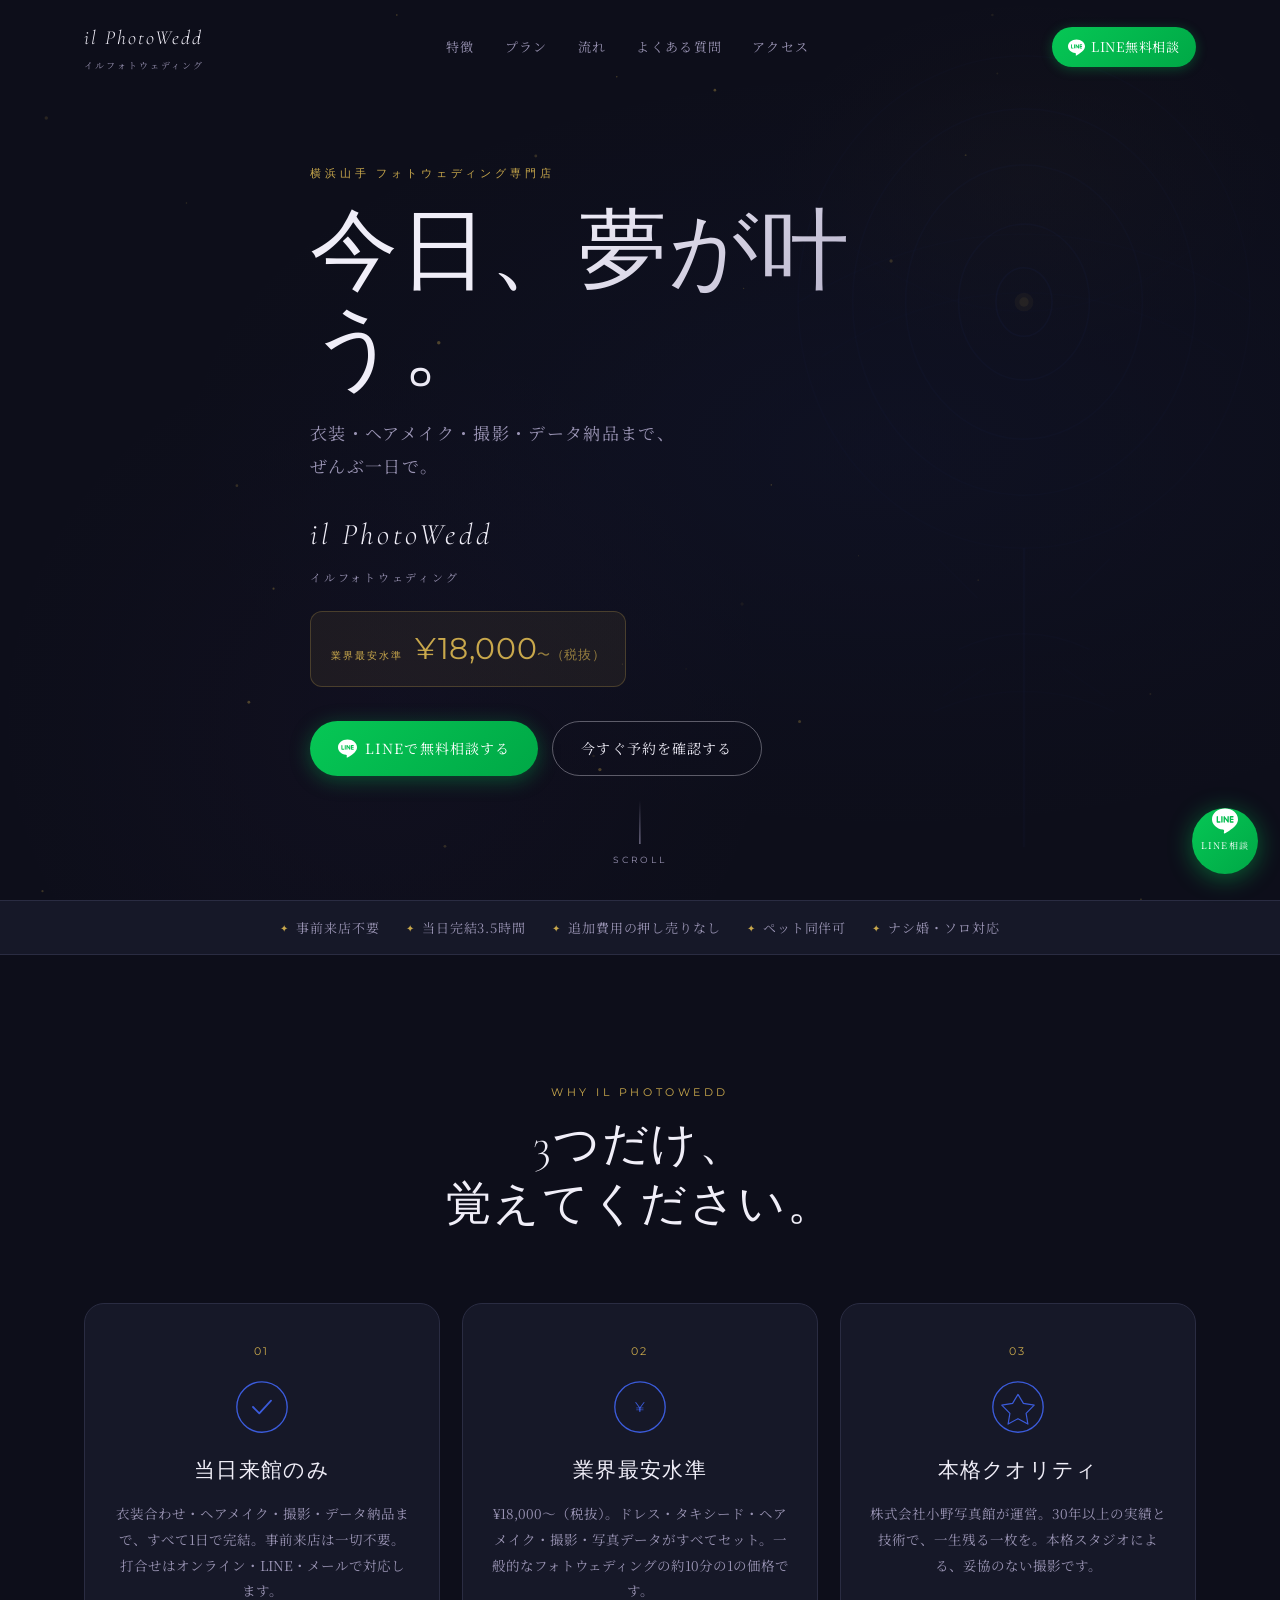
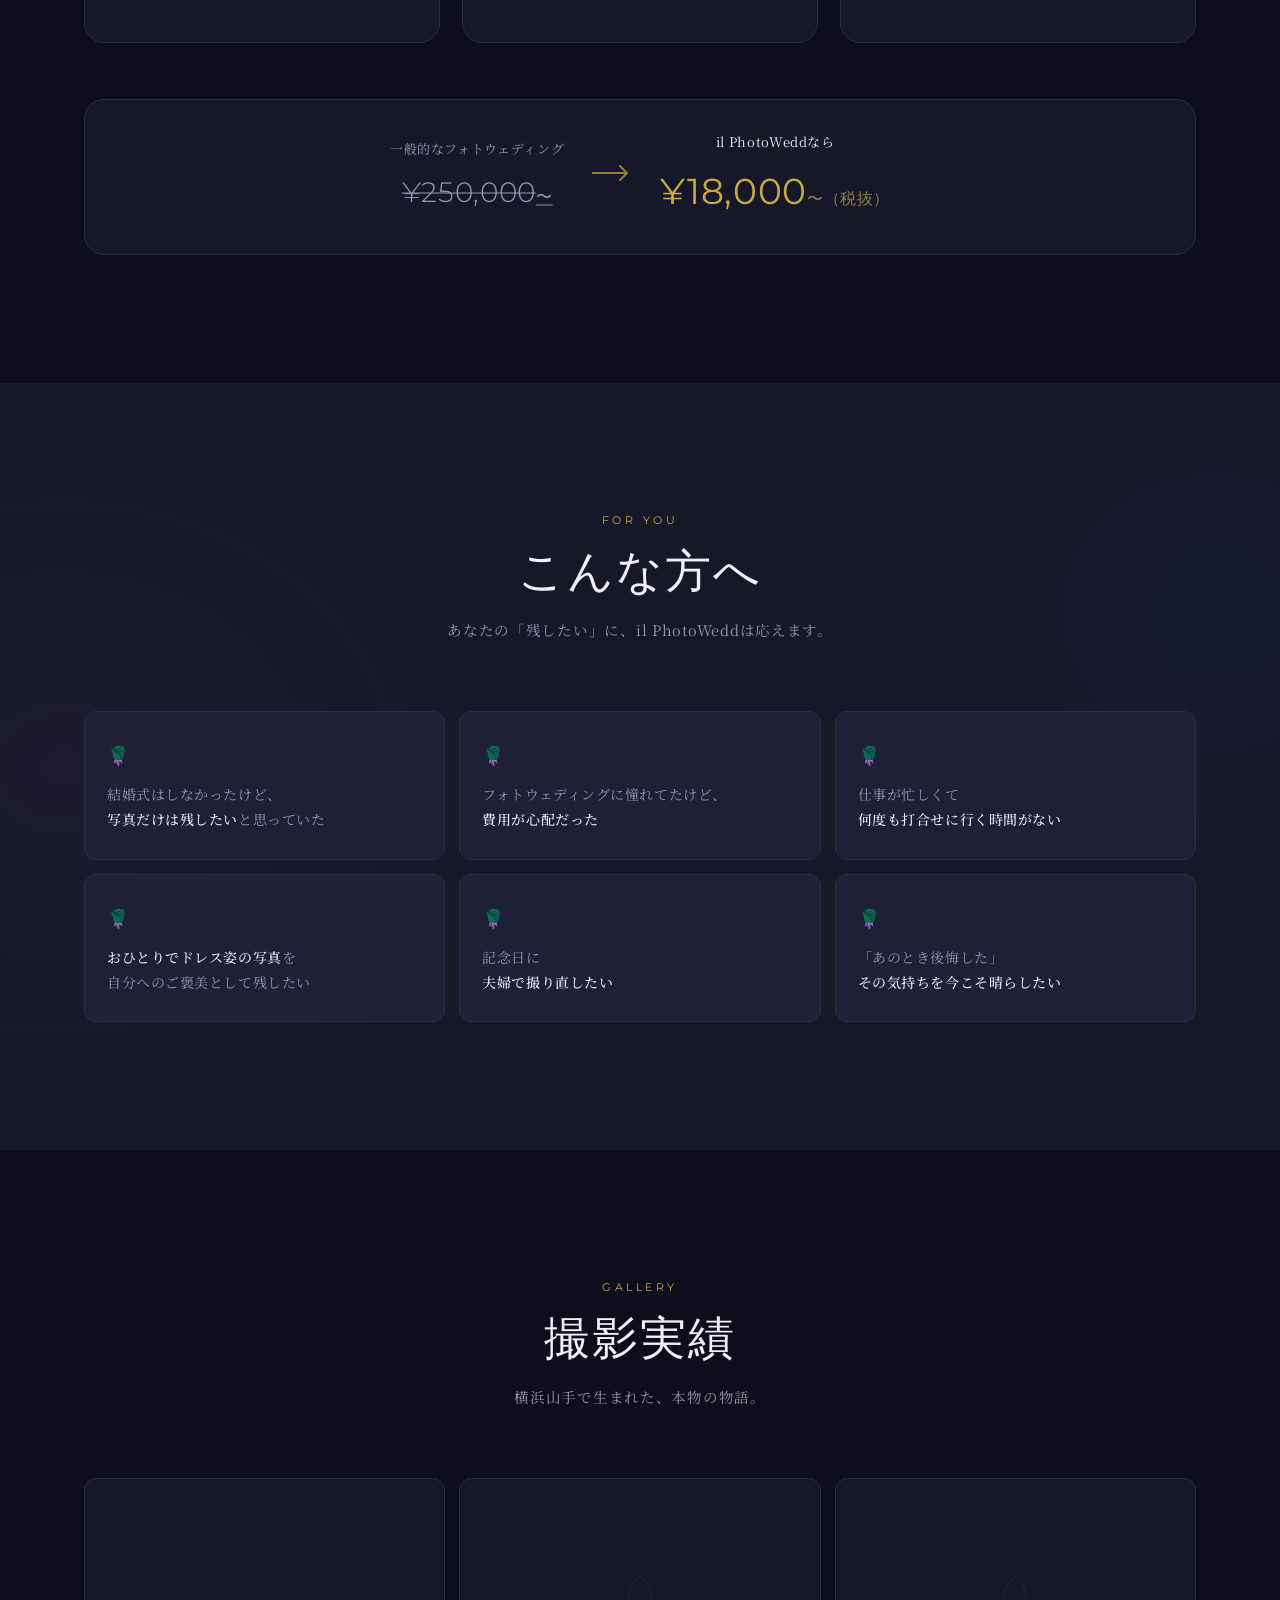
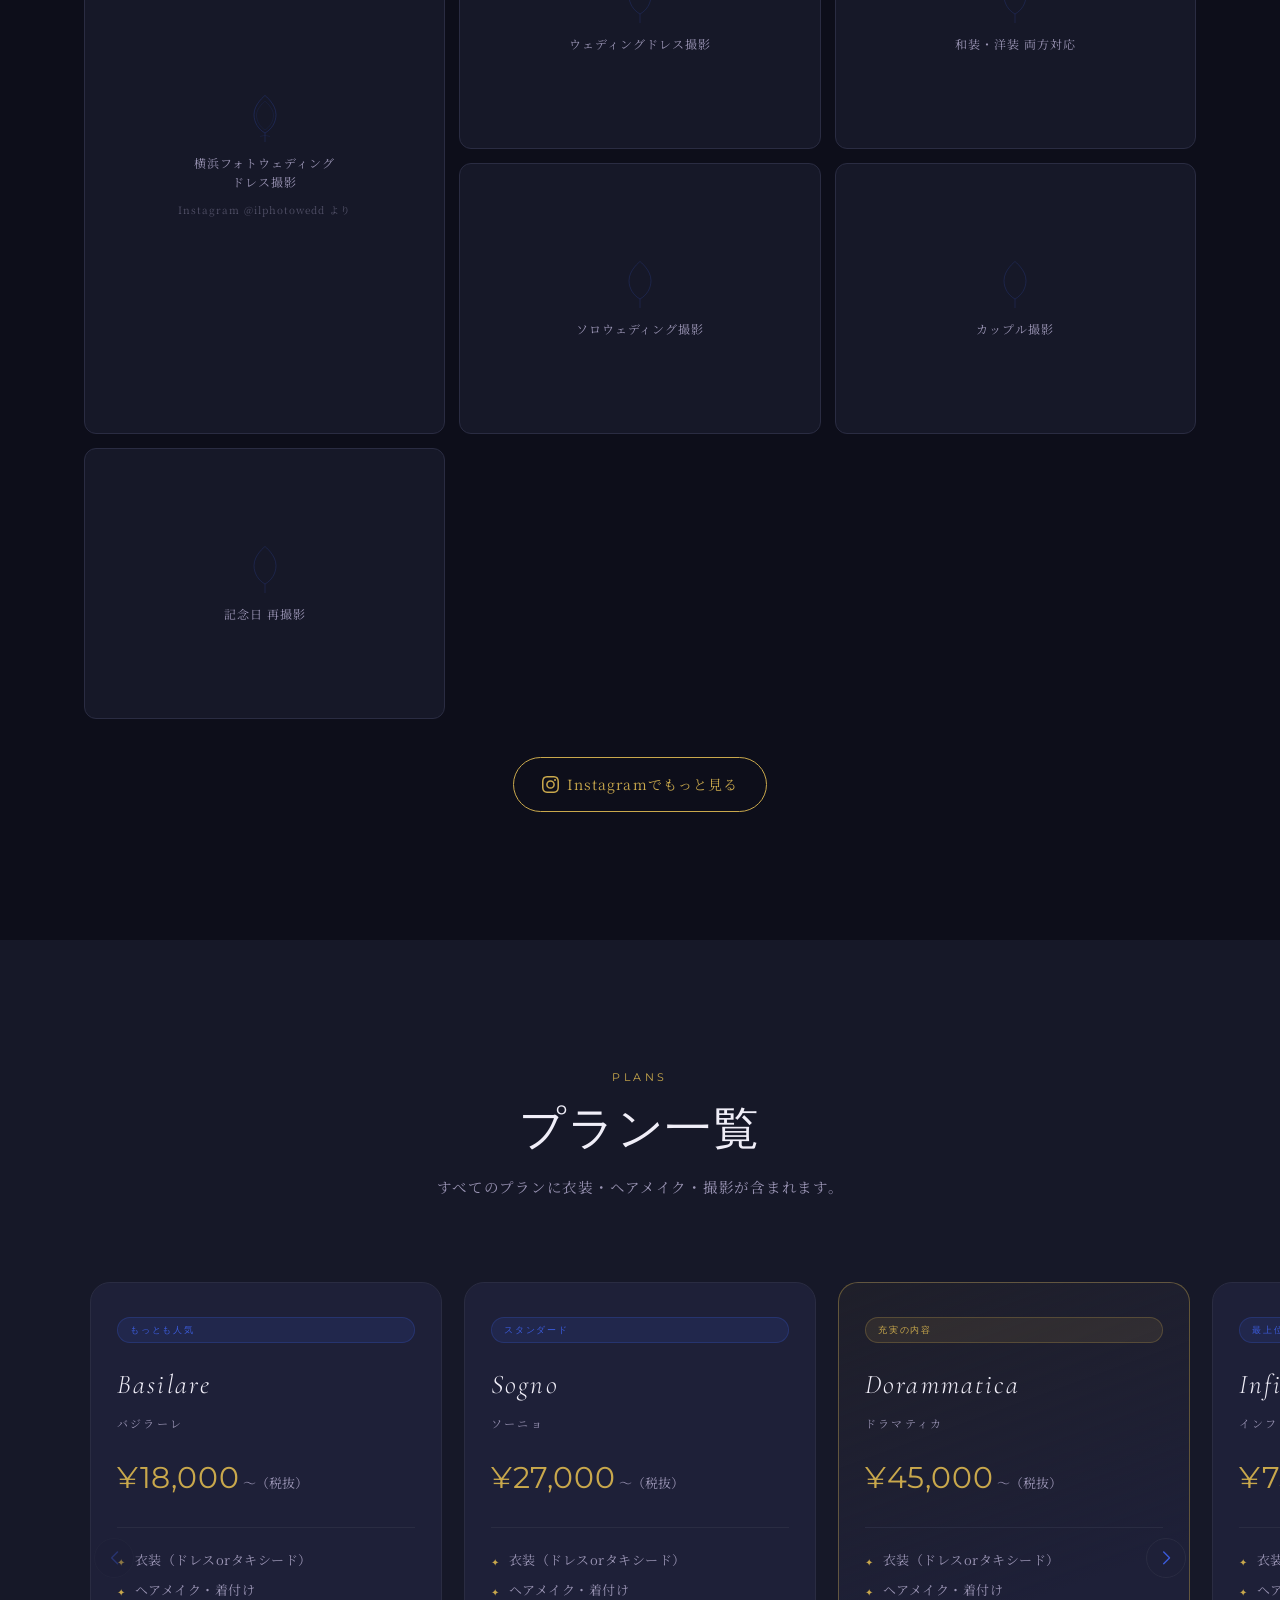
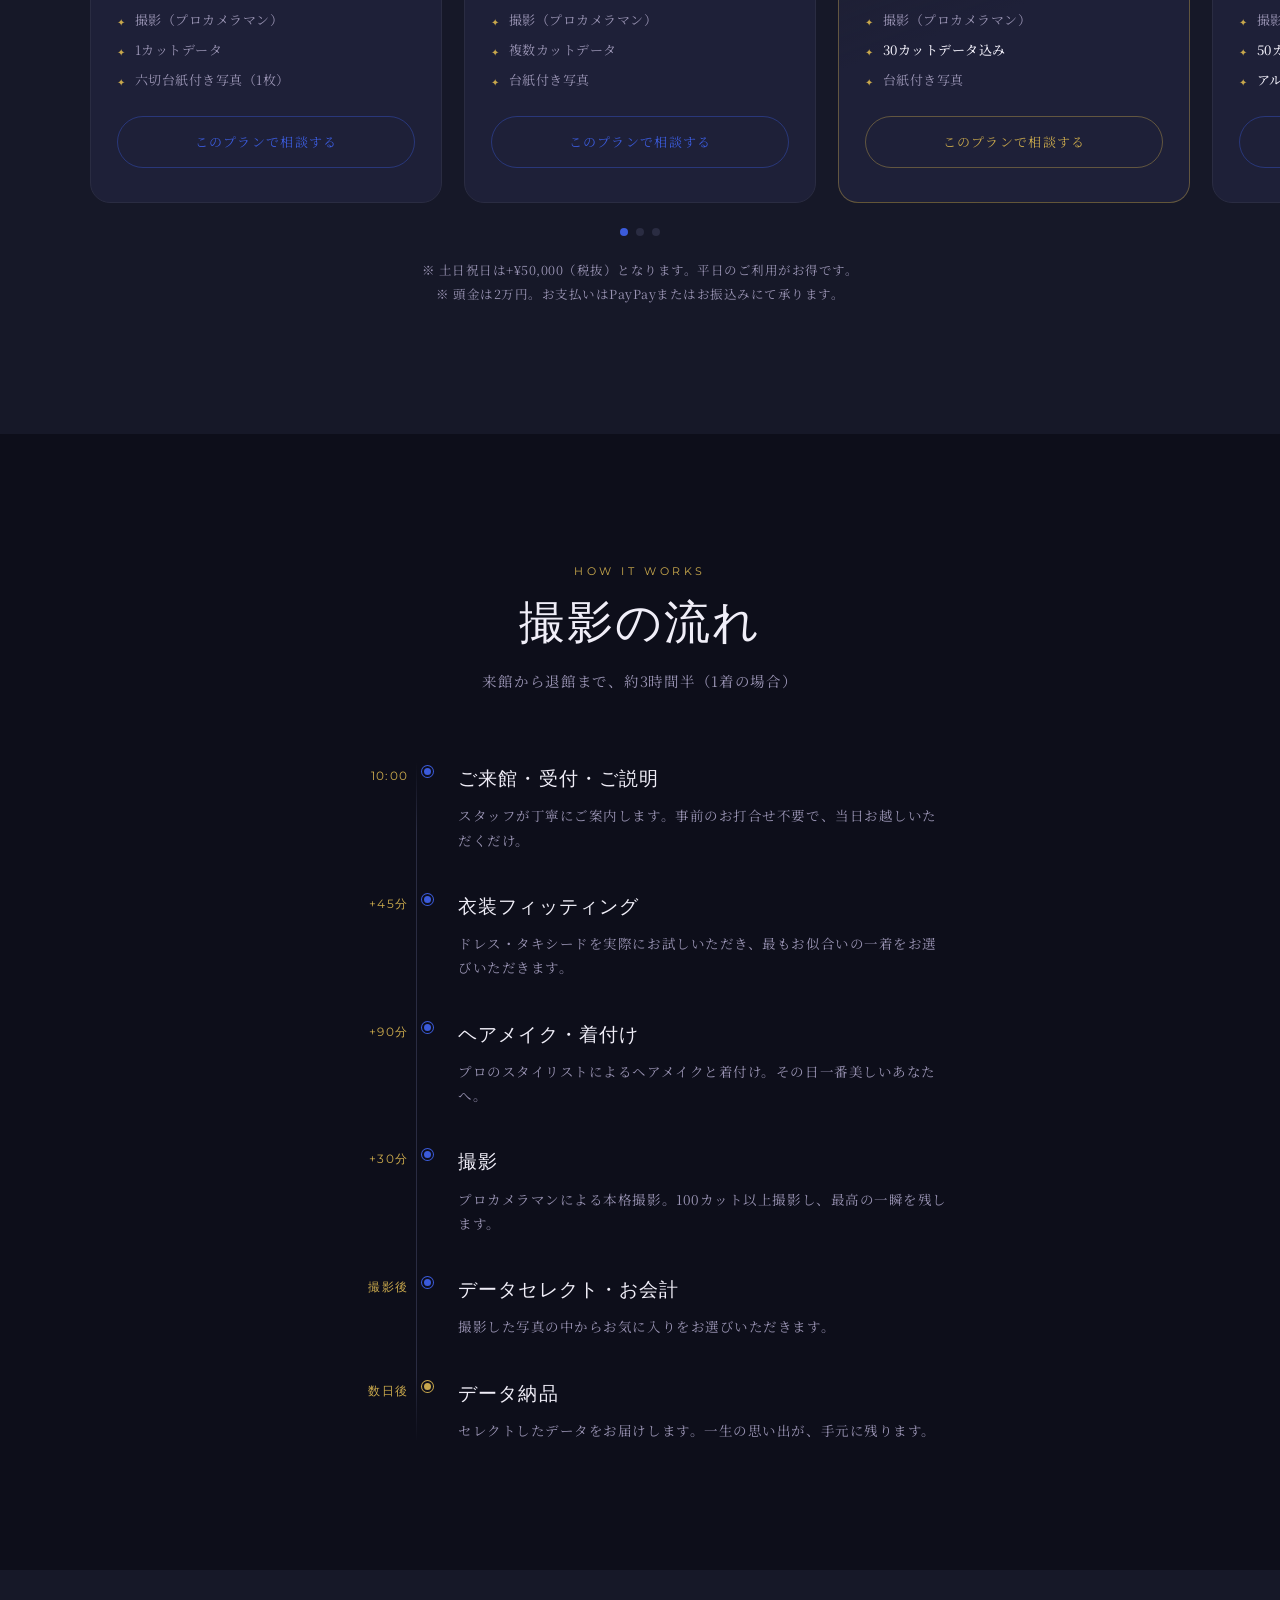
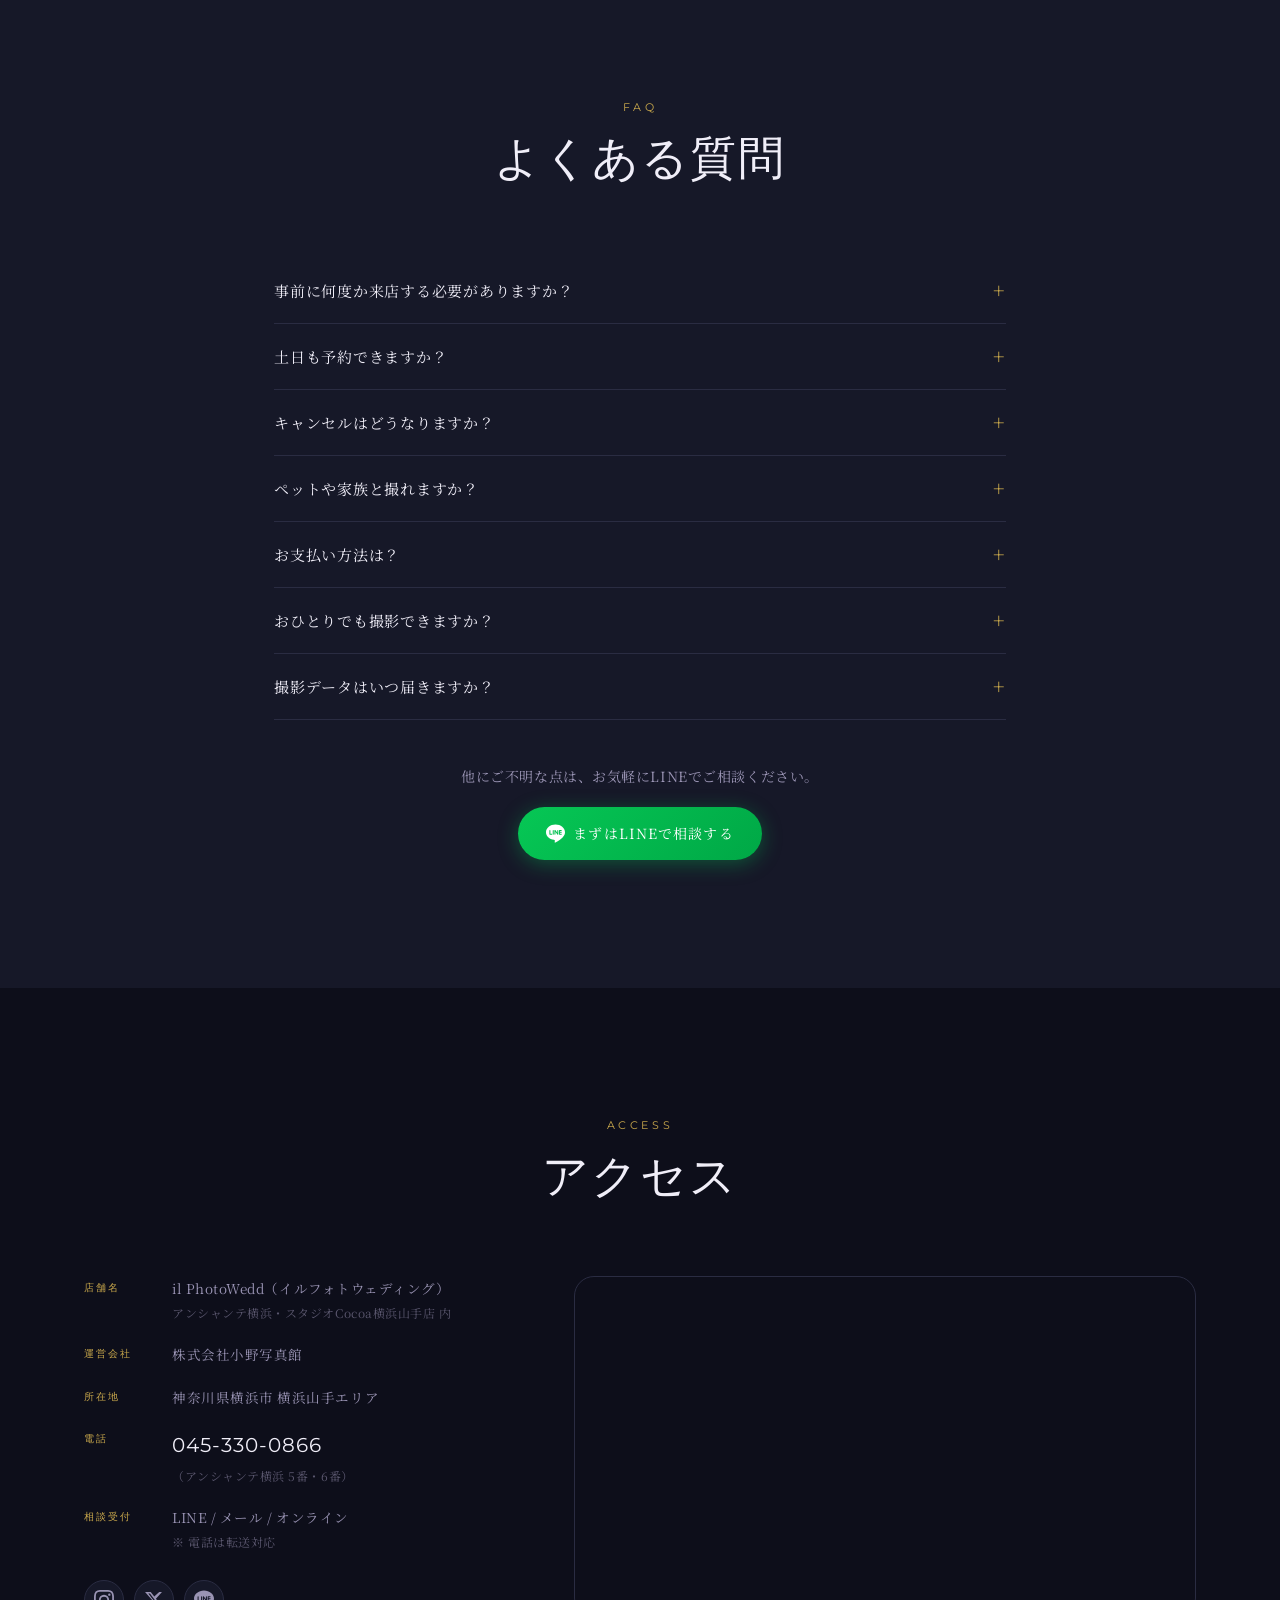
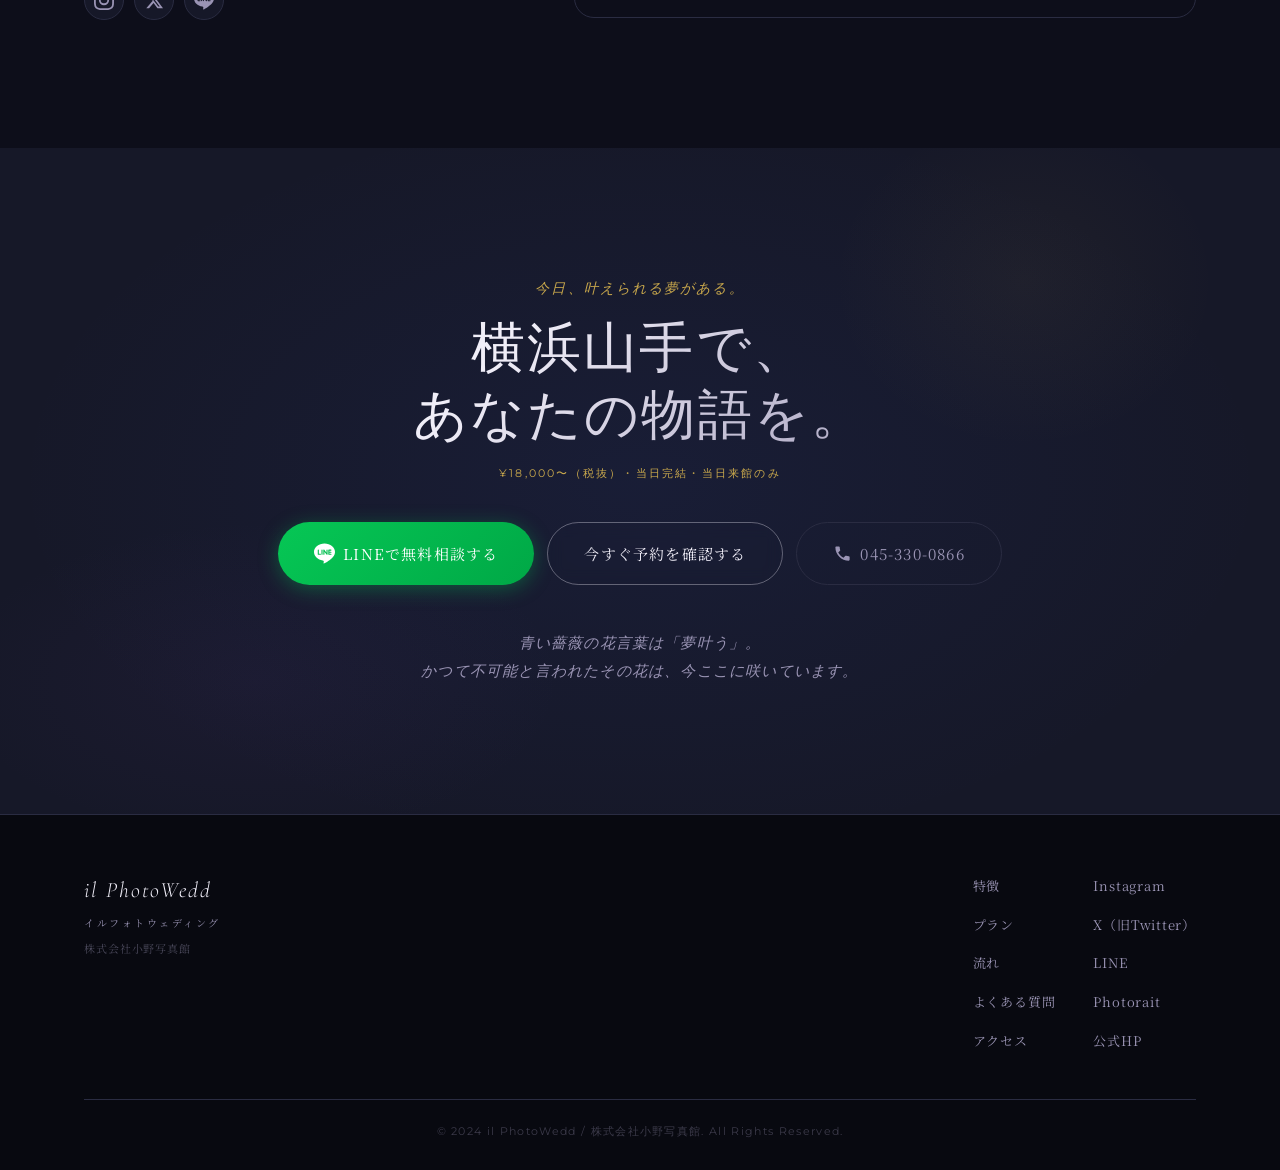
<file: ilphotowedd.html>
<!DOCTYPE html>
<html lang="ja">
<head>
  <meta charset="UTF-8">
  <meta name="viewport" content="width=device-width, initial-scale=1.0">
  <title>横浜フォトウェディング18,000円〜｜一日完結・当日来館のみ｜il PhotoWedd 横浜山手</title>
  <meta name="description" content="横浜山手のフォトウェディング専門店「il PhotoWedd（イルフォトウェディング）」。衣装・ヘアメイク・撮影・データ納品が当日一回来館で完結。18,000円〜の業界最安水準。ナシ婚・ソロウェディングにも対応。">
  <meta property="og:title" content="横浜で一番リーズナブルなフォトウェディング｜il PhotoWedd 横浜山手">
  <meta property="og:description" content="来館は当日一度だけ。衣装・ヘアメイク・撮影・データ納品まで一日で完結。18,000円〜の本格フォトウェディング。">
  <meta property="og:url" content="https://ilphotowedding.photo-official.net/">
  <meta property="og:type" content="website">
  <meta name="twitter:card" content="summary_large_image">
  <link rel="canonical" href="https://ilphotowedding.photo-official.net/">

  <link rel="preconnect" href="https://fonts.googleapis.com">
  <link rel="preconnect" href="https://fonts.gstatic.com" crossorigin>
  <link href="https://fonts.googleapis.com/css2?family=Cormorant+Garamond:ital,wght@0,300;0,400;1,300;1,400&family=Noto+Serif+JP:wght@300;400;500&family=Montserrat:wght@300;400;500&display=swap" rel="stylesheet">
  <link rel="stylesheet" href="https://cdn.jsdelivr.net/npm/swiper@11/swiper-bundle.min.css">

  <script type="application/ld+json">
  {
    "@context": "https://schema.org",
    "@type": "LocalBusiness",
    "name": "il PhotoWedd 横浜山手店",
    "description": "一日撮影完結型フォトウェディング専門店",
    "@id": "https://ilphotowedding.photo-official.net/",
    "url": "https://ilphotowedding.photo-official.net/",
    "telephone": "045-330-0866",
    "priceRange": "¥18,000〜",
    "address": {
      "@type": "PostalAddress",
      "addressLocality": "横浜市",
      "addressRegion": "神奈川県",
      "addressCountry": "JP"
    },
    "sameAs": [
      "https://www.instagram.com/ilphotowedd",
      "https://x.com/ilphotowedd"
    ]
  }
  </script>

<style>
/* ============================================================
   RESET & ROOT
============================================================ */
*, *::before, *::after { box-sizing: border-box; margin: 0; padding: 0; }
html { scroll-behavior: smooth; font-size: 16px; }
body {
  background: #0D0E1A;
  color: #F0EEF8;
  font-family: 'Noto Serif JP', serif;
  line-height: 1.8;
  overflow-x: hidden;
  -webkit-font-smoothing: antialiased;
}
img { max-width: 100%; height: auto; display: block; }
a { color: inherit; text-decoration: none; }
ul { list-style: none; }

:root {
  --bg:        #0D0E1A;
  --surface:   #161828;
  --surface2:  #1E2038;
  --primary:   #3B5BDB;
  --accent:    #C9A84C;
  --rose:      #B03060;
  --text:      #F0EEF8;
  --sub:       #9A94B4;
  --border:    #2A2C42;
  --line-c:    #06C755;
  --gp:        linear-gradient(135deg,#3B5BDB 0%,#6B3FA0 100%);
  --ga:        linear-gradient(135deg,#C9A84C 0%,#e8c97a 100%);
  --tr:        .3s cubic-bezier(.4,0,.2,1);
  --gap:       clamp(72px,10vw,128px);
  --r-sm: 6px; --r-md: 12px; --r-lg: 20px; --r-xl: 32px;
}

/* ============================================================
   LAYOUT
============================================================ */
.wrap   { max-width:1160px; margin:0 auto; padding:0 24px; }
.narrow { max-width:780px; }
.section { padding:var(--gap) 0; position:relative; }

.sec-label {
  font-family:'Montserrat',sans-serif;
  font-size:11px; letter-spacing:.32em; color:var(--accent);
  text-transform:uppercase; display:block; margin-bottom:12px;
}
.sec-title {
  font-family:'Cormorant Garamond',serif;
  font-size:clamp(26px,5vw,46px); font-weight:300;
  line-height:1.3; letter-spacing:.04em; margin-bottom:14px;
}
.sec-desc { font-size:14.5px; color:var(--sub); letter-spacing:.05em; }
.sec-head { text-align:center; margin-bottom:clamp(36px,6vw,68px); }

/* ============================================================
   BUTTONS
============================================================ */
.btn {
  display:inline-flex; align-items:center; justify-content:center;
  gap:8px; padding:14px 28px; border-radius:var(--r-xl);
  font-family:'Noto Serif JP',serif; font-size:14px;
  letter-spacing:.08em; cursor:pointer; border:none;
  transition:all var(--tr); white-space:nowrap; text-decoration:none;
}
.btn-line   { background:linear-gradient(135deg,#06C755,#00a846); color:#fff; box-shadow:0 4px 20px rgba(6,199,85,.35); }
.btn-line:hover   { transform:translateY(-2px); box-shadow:0 8px 30px rgba(6,199,85,.5); opacity:1; }
.btn-ghost  { background:transparent; color:var(--text); border:1px solid rgba(240,238,248,.35); backdrop-filter:blur(8px); }
.btn-ghost:hover  { border-color:var(--text); background:rgba(240,238,248,.08); transform:translateY(-2px); opacity:1; }
.btn-outline{ background:transparent; color:var(--accent); border:1px solid var(--accent); }
.btn-outline:hover{ background:rgba(201,168,76,.1); transform:translateY(-2px); opacity:1; }
.btn-tel    { background:transparent; color:var(--sub); border:1px solid var(--border); }
.btn-tel:hover{ color:var(--text); border-color:var(--sub); opacity:1; }
.btn-lg { padding:17px 36px; font-size:15px; }
.btn-plan {
  display:block; width:100%; text-align:center;
  padding:13px 20px; border-radius:var(--r-xl);
  font-size:13px; letter-spacing:.1em;
  font-family:'Noto Serif JP',serif;
  border:1px solid rgba(59,91,219,.4); color:var(--primary);
  transition:all var(--tr); background:transparent;
}
.btn-plan:hover{ background:var(--primary); color:#fff; border-color:var(--primary); transform:translateY(-2px); opacity:1; }
.btn-plan-gold{ border-color:rgba(201,168,76,.4); color:var(--accent); }
.btn-plan-gold:hover{ background:var(--accent); color:#0D0E1A; border-color:var(--accent); }
.btn-plan-rose{ border-color:rgba(176,48,96,.4); color:var(--rose); }
.btn-plan-rose:hover{ background:var(--rose); color:#fff; border-color:var(--rose); }

/* ============================================================
   ANIMATIONS
============================================================ */
.fi { opacity:0; transform:translateY(20px); animation:fiu .9s ease forwards; }
.fi.d1{animation-delay:.15s} .fi.d2{animation-delay:.3s}
.fi.d3{animation-delay:.45s} .fi.d4{animation-delay:.6s}
@keyframes fiu{ to{opacity:1;transform:translateY(0)} }

.fis {
  opacity:0; transform:translateY(30px);
  transition:opacity .7s ease,transform .7s ease;
}
.fis.on{ opacity:1; transform:translateY(0); }
.fis.d1{transition-delay:.1s} .fis.d2{transition-delay:.2s} .fis.d3{transition-delay:.3s}

/* ============================================================
   HEADER
============================================================ */
.hdr {
  position:fixed; top:0; left:0; right:0; z-index:100;
  transition:background var(--tr),backdrop-filter var(--tr);
}
.hdr.on {
  background:rgba(13,14,26,.88);
  backdrop-filter:blur(16px);
  -webkit-backdrop-filter:blur(16px);
  border-bottom:1px solid var(--border);
}
.hdr-in {
  display:flex; align-items:center; justify-content:space-between;
  gap:24px; max-width:1160px; margin:0 auto; padding:20px 24px;
  transition:padding var(--tr);
}
.hdr.on .hdr-in{ padding:14px 24px; }
.logo-en {
  font-family:'Cormorant Garamond',serif; font-size:20px;
  font-weight:300; font-style:italic; letter-spacing:.1em;
}
.logo-ja {
  font-family:'Noto Serif JP',serif; font-size:9px;
  letter-spacing:.22em; color:var(--sub); display:block; margin-top:2px;
}
.hdr-nav { display:flex; gap:30px; }
.hdr-nav a {
  font-size:13px; letter-spacing:.1em; color:var(--sub);
  transition:color var(--tr);
}
.hdr-nav a:hover{ color:var(--text); }
.hdr-line {
  display:inline-flex; align-items:center; gap:6px;
  background:linear-gradient(135deg,#06C755,#00a846);
  color:#fff; padding:8px 16px; border-radius:var(--r-xl);
  font-size:13px; letter-spacing:.06em;
  box-shadow:0 2px 12px rgba(6,199,85,.3);
  transition:all var(--tr);
}
.hdr-line:hover{ transform:translateY(-1px); box-shadow:0 4px 20px rgba(6,199,85,.45); opacity:1; }

/* ============================================================
   HERO
============================================================ */
.hero {
  position:relative; min-height:100svh;
  display:flex; align-items:center; justify-content:center;
  overflow:hidden; padding:100px 24px 60px;
}
.hero-bg { position:absolute; inset:0; z-index:0; }
.hero-glow {
  position:absolute; inset:0;
  background:
    radial-gradient(ellipse 80% 60% at 70% 50%,rgba(59,91,219,.12) 0%,transparent 70%),
    radial-gradient(ellipse 50% 70% at 30% 80%,rgba(107,63,160,.1) 0%,transparent 60%),
    radial-gradient(ellipse 40% 40% at 80% 20%,rgba(201,168,76,.06) 0%,transparent 50%);
}
.hero-rose-svg {
  position:absolute; right:-5%; top:50%; transform:translateY(-50%);
  width:50%; height:90%; opacity:.7; pointer-events:none;
}
.hero-overlay {
  position:absolute; inset:0;
  background:linear-gradient(135deg,rgba(13,14,26,.88) 0%,rgba(13,14,26,.6) 50%,rgba(13,14,26,.78) 100%);
}
#particles { position:absolute; inset:0; pointer-events:none; }
.hero-cnt {
  position:relative; z-index:1;
  max-width:660px; width:100%;
}
.hero-tag {
  font-family:'Montserrat',sans-serif; font-size:11px;
  letter-spacing:.35em; color:var(--accent); margin-bottom:20px;
  text-transform:uppercase;
}
.hero-h1 {
  font-family:'Cormorant Garamond',serif;
  font-size:clamp(48px,9vw,88px); font-weight:300;
  line-height:1.1; letter-spacing:.02em; margin-bottom:20px;
  background:linear-gradient(135deg,#F0EEF8 30%,#9A94B4 100%);
  -webkit-background-clip:text; -webkit-text-fill-color:transparent;
  background-clip:text;
}
.hero-sub {
  font-size:clamp(14px,2.4vw,17px); color:var(--sub);
  letter-spacing:.08em; line-height:1.9; margin-bottom:26px;
}
.hero-brand { margin-bottom:20px; }
.brand-en {
  font-family:'Cormorant Garamond',serif;
  font-size:clamp(22px,3.5vw,30px); font-weight:300;
  font-style:italic; letter-spacing:.12em;
}
.brand-ja {
  font-family:'Noto Serif JP',serif;
  font-size:11px; letter-spacing:.25em; color:var(--sub);
}
.hero-price {
  display:inline-flex; align-items:baseline; gap:12px;
  background:rgba(201,168,76,.08);
  border:1px solid rgba(201,168,76,.25);
  border-radius:var(--r-md); padding:10px 20px; margin-bottom:34px;
}
.price-lbl {
  font-family:'Montserrat',sans-serif; font-size:10px;
  letter-spacing:.2em; color:var(--accent); text-transform:uppercase;
}
.price-val {
  font-family:'Montserrat',sans-serif;
  font-size:clamp(22px,4vw,30px); color:var(--accent); letter-spacing:.02em;
}
.price-val small{ font-size:13px; color:rgba(201,168,76,.7); }
.hero-cta { display:flex; gap:14px; flex-wrap:wrap; }
.hero-scroll {
  position:absolute; bottom:32px; left:50%; transform:translateX(-50%);
  display:flex; flex-direction:column; align-items:center; gap:8px; z-index:1;
}
.hero-scroll span {
  display:block; width:1px; height:44px;
  background:linear-gradient(to bottom,transparent,var(--sub));
  animation:sl 2s ease-in-out infinite;
}
.hero-scroll p {
  font-family:'Montserrat',sans-serif; font-size:9px;
  letter-spacing:.3em; color:var(--sub);
}
@keyframes sl{0%,100%{opacity:.3;transform:scaleY(.5);transform-origin:top}50%{opacity:1;transform:scaleY(1)}}

/* ============================================================
   TRUST BAR
============================================================ */
.trust {
  background:var(--surface);
  border-top:1px solid var(--border);
  border-bottom:1px solid var(--border);
  padding:15px 0;
}
.trust-list {
  display:flex; flex-wrap:wrap; justify-content:center; gap:8px 26px;
}
.trust-list li {
  display:flex; align-items:center; gap:7px;
  font-size:13px; letter-spacing:.07em; color:var(--sub); white-space:nowrap;
}
.ti { color:var(--accent); font-size:10px; }

/* ============================================================
   FEATURES
============================================================ */
.feat-grid {
  display:grid; grid-template-columns:repeat(3,1fr); gap:22px;
  margin-bottom:56px;
}
.feat-card {
  background:var(--surface); border:1px solid var(--border);
  border-radius:var(--r-lg); padding:38px 28px; text-align:center;
  transition:border-color var(--tr),transform var(--tr),box-shadow var(--tr);
  position:relative; overflow:hidden;
}
.feat-card::before {
  content:''; position:absolute; inset:0;
  background:var(--gp); opacity:0; transition:opacity var(--tr);
}
.feat-card:hover{ border-color:rgba(59,91,219,.5); transform:translateY(-4px); box-shadow:0 0 40px rgba(59,91,219,.15); }
.feat-card:hover::before{ opacity:.04; }
.feat-num {
  font-family:'Montserrat',sans-serif; font-size:11px;
  letter-spacing:.2em; color:var(--accent); margin-bottom:18px; position:relative;
}
.feat-icon { width:54px; height:54px; margin:0 auto 18px; color:var(--primary); }
.feat-icon svg{ width:100%; height:100%; }
.feat-ttl {
  font-family:'Cormorant Garamond',serif; font-size:21px;
  font-weight:400; letter-spacing:.06em; margin-bottom:12px; position:relative;
}
.feat-txt { font-size:13.5px; line-height:1.9; color:var(--sub); position:relative; }

.anchor-box {
  background:var(--surface); border:1px solid var(--border);
  border-radius:var(--r-lg); padding:30px 40px;
}
.anchor-in {
  display:flex; align-items:center; justify-content:center;
  gap:28px; flex-wrap:wrap;
}
.anc-before, .anc-after {
  display:flex; flex-direction:column; gap:6px;
  text-align:center; font-size:13px; letter-spacing:.05em;
}
.anc-before{ color:var(--sub); }
.anc-before strong {
  font-family:'Montserrat',sans-serif; font-size:28px; font-weight:300;
  color:var(--sub); text-decoration:line-through;
  text-decoration-color:rgba(154,148,180,.5);
}
.anc-before strong small{ font-size:16px; }
.anc-after{ color:var(--text); }
.anc-after strong {
  font-family:'Montserrat',sans-serif; font-size:36px;
  font-weight:400; color:var(--accent);
}
.anc-after strong small{ font-size:16px; color:rgba(201,168,76,.7); }
.anc-arr{ width:40px; color:var(--accent); opacity:.7; }
.anc-arr svg{ width:100%; }

/* ============================================================
   PERSONA
============================================================ */
.persona { background:var(--surface); overflow:hidden; }
.persona-bg {
  position:absolute; inset:0; pointer-events:none;
  background:
    radial-gradient(ellipse 60% 80% at 5% 50%,rgba(107,63,160,.07) 0%,transparent 60%),
    radial-gradient(ellipse 40% 60% at 95% 30%,rgba(59,91,219,.06) 0%,transparent 60%);
}
.per-grid { display:grid; grid-template-columns:repeat(3,1fr); gap:14px; }
.per-card {
  background:var(--surface2); border:1px solid var(--border);
  border-radius:var(--r-md); padding:26px 22px;
  transition:border-color var(--tr),transform var(--tr);
}
.per-card:hover{ border-color:rgba(59,91,219,.4); transform:translateY(-3px); }
.per-rose{ font-size:18px; margin-bottom:12px; filter:hue-rotate(180deg) saturate(.8); }
.per-card p{ font-size:14px; line-height:1.8; color:var(--sub); letter-spacing:.04em; }
.per-card strong{ color:var(--text); font-weight:500; }

/* ============================================================
   GALLERY
============================================================ */
.gal-grid {
  display:grid;
  grid-template-columns:repeat(3,1fr);
  grid-template-rows:auto auto;
  gap:14px; margin-bottom:38px;
}
.gal-item {
  border-radius:var(--r-md); overflow:hidden;
  aspect-ratio:4/3; background:var(--surface);
  border:1px solid var(--border);
  transition:transform var(--tr),border-color var(--tr);
}
.gal-item--lg{ grid-column:1; grid-row:1/3; aspect-ratio:auto; min-height:300px; }
.gal-item:hover{ transform:scale(1.02); border-color:rgba(59,91,219,.4); }
.gal-ph {
  width:100%; height:100%;
  display:flex; flex-direction:column; align-items:center;
  justify-content:center; gap:10px; padding:20px; text-align:center;
}
.gal-ph svg{ width:40px; height:50px; opacity:.5; }
.gal-ph p{ font-size:12px; letter-spacing:.08em; color:var(--sub); line-height:1.6; }
.gal-ph span{ font-size:10px; color:rgba(154,148,180,.45); letter-spacing:.1em; }
.gal-cta{ text-align:center; }

/* ============================================================
   PLANS (Swiper)
============================================================ */
.plans { background:var(--surface); }
.plans-swiper { padding:14px 6px 50px !important; overflow:visible !important; }
.swiper-slide{ height:auto; }
.plan-card {
  background:var(--surface2); border:1px solid var(--border);
  border-radius:var(--r-lg); padding:34px 26px; height:100%;
  display:flex; flex-direction:column;
  transition:border-color var(--tr),transform var(--tr),box-shadow var(--tr);
}
.plan-card:hover{ border-color:rgba(59,91,219,.45); transform:translateY(-4px); box-shadow:0 4px 32px rgba(0,0,0,.4); }
.plan-card--feat{
  border-color:rgba(201,168,76,.4);
  background:linear-gradient(160deg,rgba(201,168,76,.05) 0%,var(--surface2) 60%);
}
.plan-card--feat:hover{ border-color:rgba(201,168,76,.7); box-shadow:0 8px 40px rgba(201,168,76,.15); }
.plan-card--solo{ border-color:rgba(176,48,96,.3); }
.plan-card--solo:hover{ border-color:rgba(176,48,96,.6); }
.plan-tag {
  font-family:'Montserrat',sans-serif; font-size:9px; letter-spacing:.2em;
  text-transform:uppercase; color:var(--primary);
  background:rgba(59,91,219,.12); border:1px solid rgba(59,91,219,.25);
  display:inline-block; padding:4px 12px; border-radius:var(--r-xl); margin-bottom:18px;
}
.plan-tag--g{ color:var(--accent); background:rgba(201,168,76,.1); border-color:rgba(201,168,76,.25); }
.plan-tag--r{ color:var(--rose); background:rgba(176,48,96,.1); border-color:rgba(176,48,96,.25); }
.plan-en {
  font-family:'Cormorant Garamond',serif; font-size:27px;
  font-weight:300; font-style:italic; letter-spacing:.08em; margin-bottom:4px;
}
.plan-ja { font-size:11px; letter-spacing:.2em; color:var(--sub); margin-bottom:18px; }
.plan-price { margin-bottom:22px; padding-bottom:22px; border-bottom:1px solid var(--border); }
.plan-pv {
  font-family:'Montserrat',sans-serif; font-size:30px;
  font-weight:400; color:var(--accent); letter-spacing:.02em;
}
.plan-pu{ font-size:13px; color:var(--sub); margin-left:4px; }
.plan-inc{ flex:1; margin-bottom:26px; display:flex; flex-direction:column; gap:9px; }
.plan-inc li{
  font-size:13px; color:var(--sub); display:flex; align-items:flex-start;
  gap:9px; letter-spacing:.04em; line-height:1.6;
}
.chk{ color:var(--accent); font-size:10px; margin-top:4px; flex-shrink:0; }
.plan-inc strong{ color:var(--text); font-weight:500; }
.plan-note {
  text-align:center; font-size:12.5px; line-height:1.9;
  color:var(--sub); margin-top:6px; letter-spacing:.04em;
}
/* Swiper overrides */
.swiper-button-prev,.swiper-button-next{
  color:var(--primary)!important; width:40px!important; height:40px!important;
  background:var(--surface2); border:1px solid var(--border); border-radius:50%;
  transition:all var(--tr);
}
.swiper-button-prev:hover,.swiper-button-next:hover{
  background:var(--primary); border-color:var(--primary); color:#fff!important;
}
.swiper-button-prev::after,.swiper-button-next::after{ font-size:13px!important; font-weight:700!important; }
.swiper-pagination-bullet{ background:var(--border)!important; opacity:1!important; }
.swiper-pagination-bullet-active{ background:var(--primary)!important; }

/* ============================================================
   FLOW
============================================================ */
.flow-tl {
  position:relative; max-width:620px; margin:0 auto;
}
.flow-tl::before {
  content:''; position:absolute; left:86px; top:0; bottom:0; width:1px;
  background:linear-gradient(to bottom,transparent,var(--border) 10%,var(--border) 90%,transparent);
}
.flow-step {
  display:grid; grid-template-columns:78px 22px 1fr;
  gap:0 14px; align-items:start; padding-bottom:38px;
}
.flow-step:last-child{ padding-bottom:0; }
.flow-t {
  font-family:'Montserrat',sans-serif; font-size:12px;
  letter-spacing:.1em; color:var(--accent); text-align:right; padding-top:3px;
}
.flow-dot {
  width:11px; height:11px; border-radius:50%;
  background:var(--primary); border:2px solid var(--bg);
  box-shadow:0 0 0 1px var(--primary);
  margin-top:4px; position:relative; z-index:1; flex-shrink:0;
}
.flow-dot--last{ background:var(--accent); box-shadow:0 0 0 1px var(--accent); }
.flow-step h3{
  font-family:'Cormorant Garamond',serif; font-size:19px;
  font-weight:400; letter-spacing:.06em; margin-bottom:7px;
}
.flow-step p{ font-size:13.5px; color:var(--sub); line-height:1.8; letter-spacing:.04em; }

/* ============================================================
   FAQ
============================================================ */
.faq { background:var(--surface); }
.faq-list{ margin-bottom:44px; }
.faq-item{ border-bottom:1px solid var(--border); }
.faq-q {
  display:flex; align-items:center; justify-content:space-between;
  gap:14px; padding:19px 0; cursor:pointer;
  font-size:15px; letter-spacing:.05em; color:var(--text);
  transition:color var(--tr); user-select:none; list-style:none;
}
.faq-q:hover,.faq-q[aria-expanded="true"]{ color:var(--accent); }
.faq-icon{
  font-size:20px; font-weight:300; color:var(--accent);
  transition:transform var(--tr); flex-shrink:0; line-height:1;
}
.faq-q[aria-expanded="true"] .faq-icon{ transform:rotate(45deg); }
.faq-a { overflow:hidden; max-height:0; transition:max-height .4s cubic-bezier(.4,0,.2,1); }
.faq-a.open{ max-height:300px; }
.faq-a-in{
  padding:0 0 18px; font-size:14px; line-height:1.9;
  color:var(--sub); letter-spacing:.04em;
}
.faq-cta{ text-align:center; }
.faq-cta p{ font-size:14px; color:var(--sub); margin-bottom:18px; letter-spacing:.04em; }

/* ============================================================
   ACCESS
============================================================ */
.access-grid {
  display:grid; grid-template-columns:1fr 1.4fr;
  gap:46px; align-items:start;
}
.access-dl{ display:flex; flex-direction:column; gap:18px; }
.access-dl > div{
  display:grid; grid-template-columns:78px 1fr;
  gap:10px; font-size:13.5px; line-height:1.8;
}
.access-dl dt{
  font-family:'Montserrat',sans-serif; font-size:10px;
  letter-spacing:.2em; color:var(--accent); text-transform:uppercase; padding-top:3px;
}
.access-dl dd{ color:var(--sub); letter-spacing:.04em; }
.access-dl small{ font-size:12px; color:rgba(154,148,180,.55); }
.access-tel {
  font-family:'Montserrat',sans-serif; font-size:20px;
  letter-spacing:.05em; color:var(--text); transition:color var(--tr);
}
.access-tel:hover{ color:var(--accent); }
.sns-row{ display:flex; gap:10px; margin-top:26px; }
.sns-a {
  width:40px; height:40px; display:flex; align-items:center; justify-content:center;
  background:var(--surface); border:1px solid var(--border); border-radius:50%;
  color:var(--sub); transition:all var(--tr);
}
.sns-a:hover{ background:var(--primary); border-color:var(--primary); color:#fff; transform:translateY(-2px); opacity:1; }
.map-wrap { border-radius:var(--r-lg); overflow:hidden; border:1px solid var(--border); }
.map-wrap iframe{ display:block; filter:invert(90%) hue-rotate(180deg) saturate(.8); }

/* ============================================================
   FINAL CTA
============================================================ */
.final-cta { background:var(--surface); overflow:hidden; text-align:center; }
.final-bg {
  position:absolute; inset:0; pointer-events:none;
  background:
    radial-gradient(ellipse 70% 80% at 50% 50%,rgba(59,91,219,.08) 0%,transparent 70%),
    radial-gradient(ellipse 40% 40% at 20% 80%,rgba(107,63,160,.07) 0%,transparent 60%),
    radial-gradient(ellipse 30% 50% at 80% 20%,rgba(201,168,76,.05) 0%,transparent 50%);
}
.final-in{ position:relative; z-index:1; }
.final-lbl{
  font-family:'Cormorant Garamond',serif; font-size:14px;
  font-style:italic; letter-spacing:.15em; color:var(--accent); margin-bottom:14px;
}
.final-h2{
  font-family:'Cormorant Garamond',serif;
  font-size:clamp(30px,6vw,54px); font-weight:300;
  line-height:1.25; letter-spacing:.04em; margin-bottom:14px;
  background:linear-gradient(135deg,#F0EEF8 30%,#9A94B4 100%);
  -webkit-background-clip:text; -webkit-text-fill-color:transparent; background-clip:text;
}
.final-price{
  font-family:'Montserrat',sans-serif; font-size:11px;
  letter-spacing:.2em; color:var(--accent); margin-bottom:38px;
}
.final-btns {
  display:flex; gap:13px; justify-content:center; flex-wrap:wrap; margin-bottom:44px;
}
.final-note{
  font-family:'Cormorant Garamond',serif; font-size:15px;
  font-style:italic; line-height:1.9; color:var(--sub); letter-spacing:.08em;
}

/* ============================================================
   FOOTER
============================================================ */
.site-footer{ background:#080910; border-top:1px solid var(--border); padding:56px 0 28px; }
.foot-in{ display:flex; justify-content:space-between; gap:38px; flex-wrap:wrap; margin-bottom:44px; }
.foot-brand .f-en{
  font-family:'Cormorant Garamond',serif; font-size:22px;
  font-weight:300; font-style:italic; letter-spacing:.1em; margin-bottom:4px;
}
.foot-brand .f-ja{ font-size:10px; letter-spacing:.25em; color:var(--sub); margin-bottom:7px; }
.foot-brand .f-co{ font-size:11px; color:rgba(154,148,180,.45); letter-spacing:.08em; }
.foot-nav{ display:flex; gap:38px; }
.foot-nav ul{ display:flex; flex-direction:column; gap:10px; }
.foot-nav a{ font-size:13px; color:var(--sub); letter-spacing:.06em; transition:color var(--tr); }
.foot-nav a:hover{ color:var(--text); }
.foot-copy{
  border-top:1px solid var(--border); padding-top:22px; text-align:center;
  font-family:'Montserrat',sans-serif; font-size:11px;
  letter-spacing:.12em; color:rgba(154,148,180,.35);
}

/* ============================================================
   FLOAT & SCROLL-TOP
============================================================ */
.float-line {
  position:fixed; bottom:26px; right:22px; z-index:90;
  display:flex; flex-direction:column; align-items:center; gap:4px;
  background:linear-gradient(135deg,#06C755,#00a846); color:#fff;
  width:66px; height:66px; border-radius:50%;
  box-shadow:0 4px 24px rgba(6,199,85,.45); transition:all var(--tr);
}
.float-line span{ font-size:9px; letter-spacing:.12em; }
.float-line:hover{ transform:scale(1.08) translateY(-3px); box-shadow:0 8px 36px rgba(6,199,85,.6); opacity:1; }
#stb {
  position:fixed; bottom:106px; right:22px; z-index:90;
  width:42px; height:42px; border-radius:50%;
  background:var(--surface2); border:1px solid var(--border);
  color:var(--sub); cursor:pointer; display:flex; align-items:center; justify-content:center;
  opacity:0; transform:translateY(10px); transition:all var(--tr); pointer-events:none;
}
#stb.on{ opacity:1; transform:translateY(0); pointer-events:auto; }
#stb:hover{ background:var(--primary); border-color:var(--primary); color:#fff; }

/* ============================================================
   RESPONSIVE
============================================================ */
@media(max-width:900px){
  .hdr-nav{ display:none; }
  .feat-grid{ grid-template-columns:1fr; max-width:460px; margin:0 auto 56px; }
  .per-grid{ grid-template-columns:repeat(2,1fr); }
  .gal-grid{ grid-template-columns:repeat(2,1fr); }
  .gal-item--lg{ grid-column:1/3; grid-row:1; aspect-ratio:16/7; min-height:unset; }
  .access-grid{ grid-template-columns:1fr; }
  .foot-in{ flex-direction:column; }
  .foot-nav{ gap:22px; }
}
@media(max-width:640px){
  :root{--gap:60px}
  .hero-cnt{ text-align:center; }
  .hero-price{ margin:0 auto 32px; }
  .hero-cta{ flex-direction:column; align-items:center; }
  .hero-cta .btn{ width:100%; max-width:320px; }
  .anchor-in{ flex-direction:column; gap:14px; }
  .anc-arr{ transform:rotate(90deg); }
  .per-grid{ grid-template-columns:1fr; }
  .gal-grid{ grid-template-columns:1fr; }
  .gal-item--lg{ grid-column:1; grid-row:1; aspect-ratio:4/3; min-height:unset; }
  .flow-tl::before{ left:70px; }
  .flow-step{ grid-template-columns:62px 18px 1fr; gap:0 10px; }
  .final-btns{ flex-direction:column; align-items:center; }
  .final-btns .btn{ width:100%; max-width:320px; }
  .foot-nav{ flex-direction:column; }
  .float-line{ bottom:18px; right:14px; width:60px; height:60px; }
  #stb{ bottom:92px; right:14px; }
  .swiper-button-prev,.swiper-button-next{ display:none!important; }
  .trust-list li{ font-size:11.5px; }
}
</style>
</head>
<body>

<!-- ===================== HEADER ===================== -->
<header class="hdr" id="hdr">
  <div class="hdr-in">
    <a href="#" aria-label="il PhotoWedd ホームへ">
      <span class="logo-en">il PhotoWedd</span>
      <span class="logo-ja">イルフォトウェディング</span>
    </a>
    <nav class="hdr-nav" aria-label="メインナビゲーション">
      <a href="#features">特徴</a>
      <a href="#plans">プラン</a>
      <a href="#flow">流れ</a>
      <a href="#faq">よくある質問</a>
      <a href="#access">アクセス</a>
    </nav>
    <a href="https://lin.ee/gZPUh9s" class="hdr-line" target="_blank" rel="noopener">
      <svg width="17" height="17" viewBox="0 0 24 24" fill="currentColor"><path d="M19.365 9.863c.349 0 .63.285.63.631 0 .345-.281.63-.63.63H17.61v1.125h1.755c.349 0 .63.283.63.63 0 .344-.281.629-.63.629h-2.386c-.345 0-.627-.285-.627-.629V8.108c0-.345.282-.63.627-.63h2.386c.349 0 .63.285.63.63 0 .349-.281.63-.63.63H17.61v1.125h1.755zm-3.855 3.016c0 .27-.174.51-.432.596-.064.021-.133.031-.199.031-.211 0-.391-.09-.51-.25l-2.443-3.317v2.94c0 .344-.279.629-.631.629-.346 0-.626-.285-.626-.629V8.108c0-.27.173-.51.43-.595.06-.023.136-.033.194-.033.195 0 .375.104.495.254l2.462 3.33V8.108c0-.345.282-.63.63-.63.345 0 .63.285.63.63v4.771zm-5.741 0c0 .344-.282.629-.631.629-.345 0-.627-.285-.627-.629V8.108c0-.345.282-.63.627-.63.349 0 .631.285.631.63v4.771zm-2.466.629H4.917c-.345 0-.63-.285-.63-.629V8.108c0-.345.285-.63.63-.63.348 0 .63.285.63.63v4.141h1.756c.348 0 .629.283.629.63 0 .344-.281.629-.629.629M24 10.314C24 4.943 18.615.572 12 .572S0 4.943 0 10.314c0 4.811 4.27 8.842 10.035 9.608.391.082.923.258 1.058.59.12.301.079.766.038 1.08l-.164 1.02c-.045.301-.24 1.186 1.049.645 1.291-.539 6.916-4.078 9.436-6.975C23.176 14.393 24 12.458 24 10.314"/></svg>
      LINE無料相談
    </a>
  </div>
</header>

<main>

<!-- ===================== HERO ===================== -->
<section class="hero" id="hero">
  <div class="hero-bg">
    <div class="hero-glow"></div>
    <!-- 青薔薇SVG装飾 -->
    <svg class="hero-rose-svg" viewBox="0 0 400 520" fill="none" xmlns="http://www.w3.org/2000/svg" aria-hidden="true">
      <ellipse cx="200" cy="165" rx="145" ry="158" stroke="rgba(59,91,219,0.07)" stroke-width="1"/>
      <ellipse cx="200" cy="165" rx="110" ry="124" stroke="rgba(59,91,219,0.09)" stroke-width="1"/>
      <ellipse cx="200" cy="165" rx="76" ry="88" stroke="rgba(59,91,219,0.11)" stroke-width="1"/>
      <ellipse cx="200" cy="165" rx="42" ry="50" stroke="rgba(59,91,219,0.14)" stroke-width="1"/>
      <ellipse cx="200" cy="165" rx="18" ry="22" stroke="rgba(59,91,219,0.18)" stroke-width="1"/>
      <path d="M55 165 Q200 78 345 165" stroke="rgba(59,91,219,0.055)" stroke-width="1" fill="none"/>
      <path d="M70 200 Q200 118 330 200" stroke="rgba(59,91,219,0.045)" stroke-width="1" fill="none"/>
      <path d="M90 130 Q200 212 310 130" stroke="rgba(59,91,219,0.04)" stroke-width="1" fill="none"/>
      <line x1="200" y1="323" x2="200" y2="515" stroke="rgba(59,91,219,0.14)" stroke-width="1.5"/>
      <path d="M158 388 Q200 368 242 388" stroke="rgba(59,91,219,0.09)" stroke-width="1" fill="none"/>
      <path d="M142 428 Q200 402 258 428" stroke="rgba(59,91,219,0.07)" stroke-width="1" fill="none"/>
      <path d="M170 355 L145 330 M230 355 L255 330" stroke="rgba(59,91,219,0.07)" stroke-width="1"/>
      <path d="M175 400 L148 418 M225 400 L252 418" stroke="rgba(59,91,219,0.06)" stroke-width="1"/>
      <circle cx="200" cy="165" r="6" fill="rgba(201,168,76,0.2)"/>
      <circle cx="200" cy="165" r="3" fill="rgba(201,168,76,0.35)"/>
    </svg>
    <div class="hero-overlay"></div>
    <canvas id="particles"></canvas>
  </div>

  <div class="hero-cnt">
    <p class="hero-tag fi">横浜山手 フォトウェディング専門店</p>
    <h1 class="hero-h1 fi d1">今日、夢が叶う。</h1>
    <p class="hero-sub fi d2">衣装・ヘアメイク・撮影・データ納品まで、<br>ぜんぶ一日で。</p>
    <div class="hero-brand fi d3">
      <span class="brand-en">il PhotoWedd</span><br>
      <span class="brand-ja">イルフォトウェディング</span>
    </div>
    <div class="hero-price fi d3">
      <span class="price-lbl">業界最安水準</span>
      <span class="price-val">¥18,000<small>〜（税抜）</small></span>
    </div>
    <div class="hero-cta fi d4">
      <a href="https://lin.ee/gZPUh9s" class="btn btn-line" target="_blank" rel="noopener">
        <svg width="19" height="19" viewBox="0 0 24 24" fill="currentColor"><path d="M19.365 9.863c.349 0 .63.285.63.631 0 .345-.281.63-.63.63H17.61v1.125h1.755c.349 0 .63.283.63.63 0 .344-.281.629-.63.629h-2.386c-.345 0-.627-.285-.627-.629V8.108c0-.345.282-.63.627-.63h2.386c.349 0 .63.285.63.63 0 .349-.281.63-.63.63H17.61v1.125h1.755zm-3.855 3.016c0 .27-.174.51-.432.596-.064.021-.133.031-.199.031-.211 0-.391-.09-.51-.25l-2.443-3.317v2.94c0 .344-.279.629-.631.629-.346 0-.626-.285-.626-.629V8.108c0-.27.173-.51.43-.595.06-.023.136-.033.194-.033.195 0 .375.104.495.254l2.462 3.33V8.108c0-.345.282-.63.63-.63.345 0 .63.285.63.63v4.771zm-5.741 0c0 .344-.282.629-.631.629-.345 0-.627-.285-.627-.629V8.108c0-.345.282-.63.627-.63.349 0 .631.285.631.63v4.771zm-2.466.629H4.917c-.345 0-.63-.285-.63-.629V8.108c0-.345.285-.63.63-.63.348 0 .63.285.63.63v4.141h1.756c.348 0 .629.283.629.63 0 .344-.281.629-.629.629M24 10.314C24 4.943 18.615.572 12 .572S0 4.943 0 10.314c0 4.811 4.27 8.842 10.035 9.608.391.082.923.258 1.058.59.12.301.079.766.038 1.08l-.164 1.02c-.045.301-.24 1.186 1.049.645 1.291-.539 6.916-4.078 9.436-6.975C23.176 14.393 24 12.458 24 10.314"/></svg>
        LINEで無料相談する
      </a>
      <a href="https://www.photorait.net/studio/203091" class="btn btn-ghost" target="_blank" rel="noopener">
        今すぐ予約を確認する
      </a>
    </div>
  </div>
  <div class="hero-scroll" aria-hidden="true">
    <span></span><p>SCROLL</p>
  </div>
</section>

<!-- ===================== TRUST BAR ===================== -->
<div class="trust fis">
  <div class="wrap">
    <ul class="trust-list">
      <li><span class="ti">✦</span>事前来店不要</li>
      <li><span class="ti">✦</span>当日完結3.5時間</li>
      <li><span class="ti">✦</span>追加費用の押し売りなし</li>
      <li><span class="ti">✦</span>ペット同伴可</li>
      <li><span class="ti">✦</span>ナシ婚・ソロ対応</li>
    </ul>
  </div>
</div>

<!-- ===================== FEATURES ===================== -->
<section class="section" id="features">
  <div class="wrap">
    <div class="sec-head fis">
      <span class="sec-label">WHY IL PHOTOWEDD</span>
      <h2 class="sec-title">3つだけ、<br>覚えてください。</h2>
    </div>
    <div class="feat-grid">

      <div class="feat-card fis">
        <div class="feat-num">01</div>
        <div class="feat-icon">
          <svg viewBox="0 0 60 60" fill="none"><circle cx="30" cy="30" r="28" stroke="currentColor" stroke-width="1.5"/><path d="M20 30l7 7 13-14" stroke="currentColor" stroke-width="2" stroke-linecap="round" stroke-linejoin="round"/></svg>
        </div>
        <h3 class="feat-ttl">当日来館のみ</h3>
        <p class="feat-txt">衣装合わせ・ヘアメイク・撮影・データ納品まで、すべて1日で完結。事前来店は一切不要。打合せはオンライン・LINE・メールで対応します。</p>
      </div>

      <div class="feat-card fis d1">
        <div class="feat-num">02</div>
        <div class="feat-icon">
          <svg viewBox="0 0 60 60" fill="none"><circle cx="30" cy="30" r="28" stroke="currentColor" stroke-width="1.5"/><text x="30" y="36" text-anchor="middle" fill="currentColor" font-size="16" font-family="Montserrat">¥</text></svg>
        </div>
        <h3 class="feat-ttl">業界最安水準</h3>
        <p class="feat-txt">¥18,000〜（税抜）。ドレス・タキシード・ヘアメイク・撮影・写真データがすべてセット。一般的なフォトウェディングの約10分の1の価格です。</p>
      </div>

      <div class="feat-card fis d2">
        <div class="feat-num">03</div>
        <div class="feat-icon">
          <svg viewBox="0 0 60 60" fill="none"><circle cx="30" cy="30" r="28" stroke="currentColor" stroke-width="1.5"/><path d="M30 16 L36 26 L48 28 L39 37 L41 49 L30 43 L19 49 L21 37 L12 28 L24 26 Z" stroke="currentColor" stroke-width="1.3" fill="none" stroke-linejoin="round"/></svg>
        </div>
        <h3 class="feat-ttl">本格クオリティ</h3>
        <p class="feat-txt">株式会社小野写真館が運営。30年以上の実績と技術で、一生残る一枚を。本格スタジオによる、妥協のない撮影です。</p>
      </div>

    </div>

    <!-- 価格アンカリング -->
    <div class="anchor-box fis">
      <div class="anchor-in">
        <div class="anc-before">
          <span>一般的なフォトウェディング</span>
          <strong>¥250,000<small>〜</small></strong>
        </div>
        <div class="anc-arr">
          <svg viewBox="0 0 40 24" fill="none"><path d="M0 12 H35 M28 5 L35 12 L28 19" stroke="currentColor" stroke-width="2" stroke-linecap="round" stroke-linejoin="round"/></svg>
        </div>
        <div class="anc-after">
          <span>il PhotoWeddなら</span>
          <strong>¥18,000<small>〜（税抜）</small></strong>
        </div>
      </div>
    </div>

  </div>
</section>

<!-- ===================== PERSONA ===================== -->
<section class="section persona" id="persona">
  <div class="persona-bg" aria-hidden="true"></div>
  <div class="wrap">
    <div class="sec-head fis">
      <span class="sec-label">FOR YOU</span>
      <h2 class="sec-title">こんな方へ</h2>
      <p class="sec-desc">あなたの「残したい」に、il PhotoWeddは応えます。</p>
    </div>
    <div class="per-grid">
      <div class="per-card fis">
        <div class="per-rose">🌹</div>
        <p>結婚式はしなかったけど、<br><strong>写真だけは残したい</strong>と思っていた</p>
      </div>
      <div class="per-card fis d1">
        <div class="per-rose">🌹</div>
        <p>フォトウェディングに憧れてたけど、<br><strong>費用が心配だった</strong></p>
      </div>
      <div class="per-card fis d2">
        <div class="per-rose">🌹</div>
        <p>仕事が忙しくて<br><strong>何度も打合せに行く時間がない</strong></p>
      </div>
      <div class="per-card fis">
        <div class="per-rose">🌹</div>
        <p><strong>おひとりでドレス姿の写真</strong>を<br>自分へのご褒美として残したい</p>
      </div>
      <div class="per-card fis d1">
        <div class="per-rose">🌹</div>
        <p>記念日に<br><strong>夫婦で撮り直したい</strong></p>
      </div>
      <div class="per-card fis d2">
        <div class="per-rose">🌹</div>
        <p>「あのとき後悔した」<br><strong>その気持ちを今こそ晴らしたい</strong></p>
      </div>
    </div>
  </div>
</section>

<!-- ===================== GALLERY ===================== -->
<section class="section" id="gallery">
  <div class="wrap">
    <div class="sec-head fis">
      <span class="sec-label">GALLERY</span>
      <h2 class="sec-title">撮影実績</h2>
      <p class="sec-desc">横浜山手で生まれた、本物の物語。</p>
    </div>
    <div class="gal-grid fis">
      <div class="gal-item gal-item--lg">
        <div class="gal-ph">
          <svg viewBox="0 0 80 100" fill="none"><path d="M40 5C40 5 62 22 62 43c0 16-9 30-22 37C27 73 18 59 18 43 18 22 40 5 40 5Z" stroke="rgba(59,91,219,0.6)" stroke-width="1.5"/><path d="M40 16C40 16 57 30 57 44c0 13-7.5 24-17 30C30.5 68 23 57 23 44c0-14 17-28 17-28Z" stroke="rgba(59,91,219,0.4)" stroke-width="1"/><line x1="40" y1="80" x2="40" y2="98" stroke="rgba(59,91,219,0.5)" stroke-width="1.5"/><path d="M30 87 Q40 82 50 87" stroke="rgba(59,91,219,0.4)" stroke-width="1" fill="none"/></svg>
          <p>横浜フォトウェディング<br>ドレス撮影</p>
          <span>Instagram @ilphotowedd より</span>
        </div>
      </div>
      <div class="gal-item">
        <div class="gal-ph">
          <svg viewBox="0 0 80 100" fill="none"><path d="M40 5C40 5 62 22 62 43c0 16-9 30-22 37C27 73 18 59 18 43 18 22 40 5 40 5Z" stroke="rgba(59,91,219,0.5)" stroke-width="1.5"/><line x1="40" y1="80" x2="40" y2="98" stroke="rgba(59,91,219,0.45)" stroke-width="1.5"/></svg>
          <p>ウェディングドレス撮影</p>
        </div>
      </div>
      <div class="gal-item">
        <div class="gal-ph">
          <svg viewBox="0 0 80 100" fill="none"><path d="M40 5C40 5 62 22 62 43c0 16-9 30-22 37C27 73 18 59 18 43 18 22 40 5 40 5Z" stroke="rgba(59,91,219,0.5)" stroke-width="1.5"/><line x1="40" y1="80" x2="40" y2="98" stroke="rgba(59,91,219,0.45)" stroke-width="1.5"/></svg>
          <p>和装・洋装 両方対応</p>
        </div>
      </div>
      <div class="gal-item">
        <div class="gal-ph">
          <svg viewBox="0 0 80 100" fill="none"><path d="M40 5C40 5 62 22 62 43c0 16-9 30-22 37C27 73 18 59 18 43 18 22 40 5 40 5Z" stroke="rgba(59,91,219,0.5)" stroke-width="1.5"/><line x1="40" y1="80" x2="40" y2="98" stroke="rgba(59,91,219,0.45)" stroke-width="1.5"/></svg>
          <p>ソロウェディング撮影</p>
        </div>
      </div>
      <div class="gal-item">
        <div class="gal-ph">
          <svg viewBox="0 0 80 100" fill="none"><path d="M40 5C40 5 62 22 62 43c0 16-9 30-22 37C27 73 18 59 18 43 18 22 40 5 40 5Z" stroke="rgba(59,91,219,0.5)" stroke-width="1.5"/><line x1="40" y1="80" x2="40" y2="98" stroke="rgba(59,91,219,0.45)" stroke-width="1.5"/></svg>
          <p>カップル撮影</p>
        </div>
      </div>
      <div class="gal-item">
        <div class="gal-ph">
          <svg viewBox="0 0 80 100" fill="none"><path d="M40 5C40 5 62 22 62 43c0 16-9 30-22 37C27 73 18 59 18 43 18 22 40 5 40 5Z" stroke="rgba(59,91,219,0.5)" stroke-width="1.5"/><line x1="40" y1="80" x2="40" y2="98" stroke="rgba(59,91,219,0.45)" stroke-width="1.5"/></svg>
          <p>記念日 再撮影</p>
        </div>
      </div>
    </div>
    <div class="gal-cta fis">
      <a href="https://www.instagram.com/ilphotowedd" class="btn btn-outline" target="_blank" rel="noopener">
        <svg width="17" height="17" viewBox="0 0 24 24" fill="currentColor"><path d="M12 2.163c3.204 0 3.584.012 4.85.07 3.252.148 4.771 1.691 4.919 4.919.058 1.265.069 1.645.069 4.849 0 3.205-.012 3.584-.069 4.849-.149 3.225-1.664 4.771-4.919 4.919-1.266.058-1.644.07-4.85.07-3.204 0-3.584-.012-4.849-.07-3.26-.149-4.771-1.699-4.919-4.92-.058-1.265-.07-1.644-.07-4.849 0-3.204.013-3.583.07-4.849.149-3.227 1.664-4.771 4.919-4.919 1.266-.057 1.645-.069 4.849-.069zM12 0C8.741 0 8.333.014 7.053.072 2.695.272.273 2.69.073 7.052.014 8.333 0 8.741 0 12c0 3.259.014 3.668.072 4.948.2 4.358 2.618 6.78 6.98 6.98C8.333 23.986 8.741 24 12 24c3.259 0 3.668-.014 4.948-.072 4.354-.2 6.782-2.618 6.979-6.98.059-1.28.073-1.689.073-4.948 0-3.259-.014-3.667-.072-4.947-.196-4.354-2.617-6.78-6.979-6.98C15.668.014 15.259 0 12 0zm0 5.838a6.162 6.162 0 100 12.324 6.162 6.162 0 000-12.324zM12 16a4 4 0 110-8 4 4 0 010 8zm6.406-11.845a1.44 1.44 0 100 2.881 1.44 1.44 0 000-2.881z"/></svg>
        Instagramでもっと見る
      </a>
    </div>
  </div>
</section>

<!-- ===================== PLANS ===================== -->
<section class="section plans" id="plans">
  <div class="wrap">
    <div class="sec-head fis">
      <span class="sec-label">PLANS</span>
      <h2 class="sec-title">プラン一覧</h2>
      <p class="sec-desc">すべてのプランに衣装・ヘアメイク・撮影が含まれます。</p>
    </div>

    <div class="swiper plans-swiper fis">
      <div class="swiper-wrapper">

        <!-- Basilare -->
        <div class="swiper-slide">
          <div class="plan-card">
            <div class="plan-tag">もっとも人気</div>
            <div class="plan-en">Basilare</div>
            <div class="plan-ja">バジラーレ</div>
            <div class="plan-price"><span class="plan-pv">¥18,000</span><span class="plan-pu">〜（税抜）</span></div>
            <ul class="plan-inc">
              <li><span class="chk">✦</span>衣装（ドレスorタキシード）</li>
              <li><span class="chk">✦</span>ヘアメイク・着付け</li>
              <li><span class="chk">✦</span>撮影（プロカメラマン）</li>
              <li><span class="chk">✦</span>1カットデータ</li>
              <li><span class="chk">✦</span>六切台紙付き写真（1枚）</li>
            </ul>
            <a href="https://lin.ee/gZPUh9s" class="btn-plan" target="_blank" rel="noopener">このプランで相談する</a>
          </div>
        </div>

        <!-- Sogno -->
        <div class="swiper-slide">
          <div class="plan-card">
            <div class="plan-tag">スタンダード</div>
            <div class="plan-en">Sogno</div>
            <div class="plan-ja">ソーニョ</div>
            <div class="plan-price"><span class="plan-pv">¥27,000</span><span class="plan-pu">〜（税抜）</span></div>
            <ul class="plan-inc">
              <li><span class="chk">✦</span>衣装（ドレスorタキシード）</li>
              <li><span class="chk">✦</span>ヘアメイク・着付け</li>
              <li><span class="chk">✦</span>撮影（プロカメラマン）</li>
              <li><span class="chk">✦</span>複数カットデータ</li>
              <li><span class="chk">✦</span>台紙付き写真</li>
            </ul>
            <a href="https://lin.ee/gZPUh9s" class="btn-plan" target="_blank" rel="noopener">このプランで相談する</a>
          </div>
        </div>

        <!-- Dorammatica -->
        <div class="swiper-slide">
          <div class="plan-card plan-card--feat">
            <div class="plan-tag plan-tag--g">充実の内容</div>
            <div class="plan-en">Dorammatica</div>
            <div class="plan-ja">ドラマティカ</div>
            <div class="plan-price"><span class="plan-pv">¥45,000</span><span class="plan-pu">〜（税抜）</span></div>
            <ul class="plan-inc">
              <li><span class="chk">✦</span>衣装（ドレスorタキシード）</li>
              <li><span class="chk">✦</span>ヘアメイク・着付け</li>
              <li><span class="chk">✦</span>撮影（プロカメラマン）</li>
              <li><span class="chk">✦</span><strong>30カットデータ込み</strong></li>
              <li><span class="chk">✦</span>台紙付き写真</li>
            </ul>
            <a href="https://lin.ee/gZPUh9s" class="btn-plan btn-plan-gold" target="_blank" rel="noopener">このプランで相談する</a>
          </div>
        </div>

        <!-- Infinito -->
        <div class="swiper-slide">
          <div class="plan-card">
            <div class="plan-tag">最上位</div>
            <div class="plan-en">Infinito</div>
            <div class="plan-ja">インフィニート</div>
            <div class="plan-price"><span class="plan-pv">¥75,000</span><span class="plan-pu">〜（税抜）</span></div>
            <ul class="plan-inc">
              <li><span class="chk">✦</span>衣装（ドレスorタキシード）</li>
              <li><span class="chk">✦</span>ヘアメイク・着付け</li>
              <li><span class="chk">✦</span>撮影（プロカメラマン）</li>
              <li><span class="chk">✦</span><strong>50カットデータ込み</strong></li>
              <li><span class="chk">✦</span><strong>アルバム込み</strong></li>
            </ul>
            <a href="https://lin.ee/gZPUh9s" class="btn-plan" target="_blank" rel="noopener">このプランで相談する</a>
          </div>
        </div>

        <!-- Solo -->
        <div class="swiper-slide">
          <div class="plan-card plan-card--solo">
            <div class="plan-tag plan-tag--r">おひとり様専用</div>
            <div class="plan-en">Solo</div>
            <div class="plan-ja">ソロ</div>
            <div class="plan-price"><span class="plan-pv">¥19,800</span><span class="plan-pu">〜（税抜）</span></div>
            <ul class="plan-inc">
              <li><span class="chk">✦</span>衣装（ドレス）</li>
              <li><span class="chk">✦</span>ヘアメイク・着付け</li>
              <li><span class="chk">✦</span>撮影（プロカメラマン）</li>
              <li><span class="chk">✦</span>データ・写真込み</li>
              <li><span class="chk">✦</span>自分へのご褒美に</li>
            </ul>
            <a href="https://lin.ee/gZPUh9s" class="btn-plan btn-plan-rose" target="_blank" rel="noopener">このプランで相談する</a>
          </div>
        </div>

      </div>
      <div class="swiper-pagination"></div>
      <div class="swiper-button-prev" aria-label="前へ"></div>
      <div class="swiper-button-next" aria-label="次へ"></div>
    </div>

    <p class="plan-note fis">
      ※ 土日祝日は+¥50,000（税抜）となります。平日のご利用がお得です。<br>
      ※ 頭金は2万円。お支払いはPayPayまたはお振込みにて承ります。
    </p>
  </div>
</section>

<!-- ===================== FLOW ===================== -->
<section class="section" id="flow">
  <div class="wrap">
    <div class="sec-head fis">
      <span class="sec-label">HOW IT WORKS</span>
      <h2 class="sec-title">撮影の流れ</h2>
      <p class="sec-desc">来館から退館まで、約3時間半（1着の場合）</p>
    </div>
    <div class="flow-tl">
      <div class="flow-step fis">
        <div class="flow-t">10:00</div>
        <div class="flow-dot"></div>
        <div><h3>ご来館・受付・ご説明</h3><p>スタッフが丁寧にご案内します。事前のお打合せ不要で、当日お越しいただくだけ。</p></div>
      </div>
      <div class="flow-step fis d1">
        <div class="flow-t">+45分</div>
        <div class="flow-dot"></div>
        <div><h3>衣装フィッティング</h3><p>ドレス・タキシードを実際にお試しいただき、最もお似合いの一着をお選びいただきます。</p></div>
      </div>
      <div class="flow-step fis d2">
        <div class="flow-t">+90分</div>
        <div class="flow-dot"></div>
        <div><h3>ヘアメイク・着付け</h3><p>プロのスタイリストによるヘアメイクと着付け。その日一番美しいあなたへ。</p></div>
      </div>
      <div class="flow-step fis">
        <div class="flow-t">+30分</div>
        <div class="flow-dot"></div>
        <div><h3>撮影</h3><p>プロカメラマンによる本格撮影。100カット以上撮影し、最高の一瞬を残します。</p></div>
      </div>
      <div class="flow-step fis d1">
        <div class="flow-t">撮影後</div>
        <div class="flow-dot"></div>
        <div><h3>データセレクト・お会計</h3><p>撮影した写真の中からお気に入りをお選びいただきます。</p></div>
      </div>
      <div class="flow-step fis d2">
        <div class="flow-t">数日後</div>
        <div class="flow-dot flow-dot--last"></div>
        <div><h3>データ納品</h3><p>セレクトしたデータをお届けします。一生の思い出が、手元に残ります。</p></div>
      </div>
    </div>
  </div>
</section>

<!-- ===================== FAQ ===================== -->
<section class="section faq" id="faq">
  <div class="wrap narrow" style="margin:0 auto;">
    <div class="sec-head fis">
      <span class="sec-label">FAQ</span>
      <h2 class="sec-title">よくある質問</h2>
    </div>
    <dl class="faq-list fis">

      <div class="faq-item">
        <dt class="faq-q" role="button" tabindex="0" aria-expanded="false">
          <span>事前に何度か来店する必要がありますか？</span>
          <span class="faq-icon">+</span>
        </dt>
        <dd class="faq-a"><div class="faq-a-in">いいえ。撮影当日のご来館のみで完結します。打合せはすべてオンライン・LINE・メールで対応可能です。遠方の方もご安心ください。</div></dd>
      </div>

      <div class="faq-item">
        <dt class="faq-q" role="button" tabindex="0" aria-expanded="false">
          <span>土日も予約できますか？</span>
          <span class="faq-icon">+</span>
        </dt>
        <dd class="faq-a"><div class="faq-a-in">はい、承っております。ただし土日祝日は+¥50,000（税抜）となります。平日のほうがお得にご利用いただけます。</div></dd>
      </div>

      <div class="faq-item">
        <dt class="faq-q" role="button" tabindex="0" aria-expanded="false">
          <span>キャンセルはどうなりますか？</span>
          <span class="faq-icon">+</span>
        </dt>
        <dd class="faq-a"><div class="faq-a-in">お申込金のお支払い後にキャンセルされる場合は、時期に応じてキャンセル料が発生します。詳細はLINEまたはメールにてご確認ください。</div></dd>
      </div>

      <div class="faq-item">
        <dt class="faq-q" role="button" tabindex="0" aria-expanded="false">
          <span>ペットや家族と撮れますか？</span>
          <span class="faq-icon">+</span>
        </dt>
        <dd class="faq-a"><div class="faq-a-in">はい、対応可能です。ペット同伴や家族との撮影もお気軽にご相談ください。大切な家族全員での思い出を残していただけます。</div></dd>
      </div>

      <div class="faq-item">
        <dt class="faq-q" role="button" tabindex="0" aria-expanded="false">
          <span>お支払い方法は？</span>
          <span class="faq-icon">+</span>
        </dt>
        <dd class="faq-a"><div class="faq-a-in">PayPayまたはお振込みにてお支払いいただけます。頭金は2万円です。残金は撮影当日にお支払いいただきます。</div></dd>
      </div>

      <div class="faq-item">
        <dt class="faq-q" role="button" tabindex="0" aria-expanded="false">
          <span>おひとりでも撮影できますか？</span>
          <span class="faq-icon">+</span>
        </dt>
        <dd class="faq-a"><div class="faq-a-in">もちろんです。「Solo（ソロ）プラン」（¥19,800〜・税抜）をご用意しております。自分へのご褒美に、憧れのドレス姿を残してみませんか。</div></dd>
      </div>

      <div class="faq-item">
        <dt class="faq-q" role="button" tabindex="0" aria-expanded="false">
          <span>撮影データはいつ届きますか？</span>
          <span class="faq-icon">+</span>
        </dt>
        <dd class="faq-a"><div class="faq-a-in">撮影後、数日以内にデータをお届けいたします。詳細な納品スケジュールはご予約時にご確認ください。</div></dd>
      </div>

    </dl>
    <div class="faq-cta fis">
      <p>他にご不明な点は、お気軽にLINEでご相談ください。</p>
      <a href="https://lin.ee/gZPUh9s" class="btn btn-line" target="_blank" rel="noopener">
        <svg width="19" height="19" viewBox="0 0 24 24" fill="currentColor"><path d="M19.365 9.863c.349 0 .63.285.63.631 0 .345-.281.63-.63.63H17.61v1.125h1.755c.349 0 .63.283.63.63 0 .344-.281.629-.63.629h-2.386c-.345 0-.627-.285-.627-.629V8.108c0-.345.282-.63.627-.63h2.386c.349 0 .63.285.63.63 0 .349-.281.63-.63.63H17.61v1.125h1.755zm-3.855 3.016c0 .27-.174.51-.432.596-.064.021-.133.031-.199.031-.211 0-.391-.09-.51-.25l-2.443-3.317v2.94c0 .344-.279.629-.631.629-.346 0-.626-.285-.626-.629V8.108c0-.27.173-.51.43-.595.06-.023.136-.033.194-.033.195 0 .375.104.495.254l2.462 3.33V8.108c0-.345.282-.63.63-.63.345 0 .63.285.63.63v4.771zm-5.741 0c0 .344-.282.629-.631.629-.345 0-.627-.285-.627-.629V8.108c0-.345.282-.63.627-.63.349 0 .631.285.631.63v4.771zm-2.466.629H4.917c-.345 0-.63-.285-.63-.629V8.108c0-.345.285-.63.63-.63.348 0 .63.285.63.63v4.141h1.756c.348 0 .629.283.629.63 0 .344-.281.629-.629.629M24 10.314C24 4.943 18.615.572 12 .572S0 4.943 0 10.314c0 4.811 4.27 8.842 10.035 9.608.391.082.923.258 1.058.59.12.301.079.766.038 1.08l-.164 1.02c-.045.301-.24 1.186 1.049.645 1.291-.539 6.916-4.078 9.436-6.975C23.176 14.393 24 12.458 24 10.314"/></svg>
        まずはLINEで相談する
      </a>
    </div>
  </div>
</section>

<!-- ===================== ACCESS ===================== -->
<section class="section" id="access">
  <div class="wrap">
    <div class="sec-head fis">
      <span class="sec-label">ACCESS</span>
      <h2 class="sec-title">アクセス</h2>
    </div>
    <div class="access-grid fis">
      <div class="access-info">
        <dl class="access-dl">
          <div><dt>店舗名</dt><dd>il PhotoWedd（イルフォトウェディング）<br><small>アンシャンテ横浜・スタジオCocoa横浜山手店 内</small></dd></div>
          <div><dt>運営会社</dt><dd>株式会社小野写真館</dd></div>
          <div><dt>所在地</dt><dd>神奈川県横浜市 横浜山手エリア</dd></div>
          <div>
            <dt>電話</dt>
            <dd>
              <a href="tel:0453300866" class="access-tel">045-330-0866</a><br>
              <small>（アンシャンテ横浜 5番・6番）</small>
            </dd>
          </div>
          <div><dt>相談受付</dt><dd>LINE / メール / オンライン<br><small>※ 電話は転送対応</small></dd></div>
        </dl>
        <div class="sns-row">
          <a href="https://www.instagram.com/ilphotowedd" target="_blank" rel="noopener" class="sns-a" aria-label="Instagram">
            <svg width="20" height="20" viewBox="0 0 24 24" fill="currentColor"><path d="M12 2.163c3.204 0 3.584.012 4.85.07 3.252.148 4.771 1.691 4.919 4.919.058 1.265.069 1.645.069 4.849 0 3.205-.012 3.584-.069 4.849-.149 3.225-1.664 4.771-4.919 4.919-1.266.058-1.644.07-4.85.07-3.204 0-3.584-.012-4.849-.07-3.26-.149-4.771-1.699-4.919-4.92-.058-1.265-.07-1.644-.07-4.849 0-3.204.013-3.583.07-4.849.149-3.227 1.664-4.771 4.919-4.919 1.266-.057 1.645-.069 4.849-.069zM12 0C8.741 0 8.333.014 7.053.072 2.695.272.273 2.69.073 7.052.014 8.333 0 8.741 0 12c0 3.259.014 3.668.072 4.948.2 4.358 2.618 6.78 6.98 6.98C8.333 23.986 8.741 24 12 24c3.259 0 3.668-.014 4.948-.072 4.354-.2 6.782-2.618 6.979-6.98.059-1.28.073-1.689.073-4.948 0-3.259-.014-3.667-.072-4.947-.196-4.354-2.617-6.78-6.979-6.98C15.668.014 15.259 0 12 0zm0 5.838a6.162 6.162 0 100 12.324 6.162 6.162 0 000-12.324zM12 16a4 4 0 110-8 4 4 0 010 8zm6.406-11.845a1.44 1.44 0 100 2.881 1.44 1.44 0 000-2.881z"/></svg>
          </a>
          <a href="https://x.com/ilphotowedd" target="_blank" rel="noopener" class="sns-a" aria-label="X（旧Twitter）">
            <svg width="20" height="20" viewBox="0 0 24 24" fill="currentColor"><path d="M18.244 2.25h3.308l-7.227 8.26 8.502 11.24H16.17l-4.714-6.231-5.401 6.231H2.748l7.73-8.835L1.254 2.25H8.08l4.253 5.622zm-1.161 17.52h1.833L7.084 4.126H5.117z"/></svg>
          </a>
          <a href="https://lin.ee/gZPUh9s" target="_blank" rel="noopener" class="sns-a" aria-label="LINE">
            <svg width="20" height="20" viewBox="0 0 24 24" fill="currentColor"><path d="M19.365 9.863c.349 0 .63.285.63.631 0 .345-.281.63-.63.63H17.61v1.125h1.755c.349 0 .63.283.63.63 0 .344-.281.629-.63.629h-2.386c-.345 0-.627-.285-.627-.629V8.108c0-.345.282-.63.627-.63h2.386c.349 0 .63.285.63.63 0 .349-.281.63-.63.63H17.61v1.125h1.755zm-3.855 3.016c0 .27-.174.51-.432.596-.064.021-.133.031-.199.031-.211 0-.391-.09-.51-.25l-2.443-3.317v2.94c0 .344-.279.629-.631.629-.346 0-.626-.285-.626-.629V8.108c0-.27.173-.51.43-.595.06-.023.136-.033.194-.033.195 0 .375.104.495.254l2.462 3.33V8.108c0-.345.282-.63.63-.63.345 0 .63.285.63.63v4.771zm-5.741 0c0 .344-.282.629-.631.629-.345 0-.627-.285-.627-.629V8.108c0-.345.282-.63.627-.63.349 0 .631.285.631.63v4.771zm-2.466.629H4.917c-.345 0-.63-.285-.63-.629V8.108c0-.345.285-.63.63-.63.348 0 .63.285.63.63v4.141h1.756c.348 0 .629.283.629.63 0 .344-.281.629-.629.629M24 10.314C24 4.943 18.615.572 12 .572S0 4.943 0 10.314c0 4.811 4.27 8.842 10.035 9.608.391.082.923.258 1.058.59.12.301.079.766.038 1.08l-.164 1.02c-.045.301-.24 1.186 1.049.645 1.291-.539 6.916-4.078 9.436-6.975C23.176 14.393 24 12.458 24 10.314"/></svg>
          </a>
        </div>
      </div>
      <div class="map-wrap">
        <iframe
          src="https://www.google.com/maps/embed?pb=!1m18!1m12!1m3!1d3249.765!2d139.6477!3d35.4411!2m3!1f0!2f0!3f0!3m2!1i1024!2i768!4f13.1!3m3!1m2!1s0x60185d2ebb5a3d4b%3A0x4f61178e6fdbb65d!2z5qCq5byP5Lya56S-5bCP6YeO5YaF6aSo!5e0!3m2!1sja!2sjp!4v1700000000000!5m2!1sja!2sjp"
          width="100%" height="340" style="border:0;" allowfullscreen="" loading="lazy"
          referrerpolicy="no-referrer-when-downgrade"
          title="il PhotoWedd 横浜山手店 地図">
        </iframe>
      </div>
    </div>
  </div>
</section>

<!-- ===================== FINAL CTA ===================== -->
<section class="section final-cta" id="final-cta">
  <div class="final-bg" aria-hidden="true"></div>
  <div class="wrap narrow" style="margin:0 auto;">
    <div class="final-in fis">
      <p class="final-lbl">今日、叶えられる夢がある。</p>
      <h2 class="final-h2">横浜山手で、<br>あなたの物語を。</h2>
      <p class="final-price">¥18,000〜（税抜）・当日完結・当日来館のみ</p>
      <div class="final-btns">
        <a href="https://lin.ee/gZPUh9s" class="btn btn-line btn-lg" target="_blank" rel="noopener">
          <svg width="21" height="21" viewBox="0 0 24 24" fill="currentColor"><path d="M19.365 9.863c.349 0 .63.285.63.631 0 .345-.281.63-.63.63H17.61v1.125h1.755c.349 0 .63.283.63.63 0 .344-.281.629-.63.629h-2.386c-.345 0-.627-.285-.627-.629V8.108c0-.345.282-.63.627-.63h2.386c.349 0 .63.285.63.63 0 .349-.281.63-.63.63H17.61v1.125h1.755zm-3.855 3.016c0 .27-.174.51-.432.596-.064.021-.133.031-.199.031-.211 0-.391-.09-.51-.25l-2.443-3.317v2.94c0 .344-.279.629-.631.629-.346 0-.626-.285-.626-.629V8.108c0-.27.173-.51.43-.595.06-.023.136-.033.194-.033.195 0 .375.104.495.254l2.462 3.33V8.108c0-.345.282-.63.63-.63.345 0 .63.285.63.63v4.771zm-5.741 0c0 .344-.282.629-.631.629-.345 0-.627-.285-.627-.629V8.108c0-.345.282-.63.627-.63.349 0 .631.285.631.63v4.771zm-2.466.629H4.917c-.345 0-.63-.285-.63-.629V8.108c0-.345.285-.63.63-.63.348 0 .63.285.63.63v4.141h1.756c.348 0 .629.283.629.63 0 .344-.281.629-.629.629M24 10.314C24 4.943 18.615.572 12 .572S0 4.943 0 10.314c0 4.811 4.27 8.842 10.035 9.608.391.082.923.258 1.058.59.12.301.079.766.038 1.08l-.164 1.02c-.045.301-.24 1.186 1.049.645 1.291-.539 6.916-4.078 9.436-6.975C23.176 14.393 24 12.458 24 10.314"/></svg>
          LINEで無料相談する
        </a>
        <a href="https://www.photorait.net/studio/203091" class="btn btn-ghost btn-lg" target="_blank" rel="noopener">今すぐ予約を確認する</a>
        <a href="tel:0453300866" class="btn btn-tel btn-lg">
          <svg width="19" height="19" viewBox="0 0 24 24" fill="currentColor"><path d="M6.62 10.79c1.44 2.83 3.76 5.14 6.59 6.59l2.2-2.2c.27-.27.67-.36 1.02-.24 1.12.37 2.33.57 3.57.57.55 0 1 .45 1 1V20c0 .55-.45 1-1 1-9.39 0-17-7.61-17-17 0-.55.45-1 1-1h3.5c.55 0 1 .45 1 1 0 1.25.2 2.45.57 3.57.11.35.03.74-.25 1.02l-2.2 2.2z"/></svg>
          045-330-0866
        </a>
      </div>
      <p class="final-note">青い薔薇の花言葉は「夢叶う」。<br>かつて不可能と言われたその花は、今ここに咲いています。</p>
    </div>
  </div>
</section>

</main>

<!-- ===================== FOOTER ===================== -->
<footer class="site-footer">
  <div class="wrap">
    <div class="foot-in">
      <div class="foot-brand">
        <p class="f-en">il PhotoWedd</p>
        <p class="f-ja">イルフォトウェディング</p>
        <p class="f-co">株式会社小野写真館</p>
      </div>
      <nav class="foot-nav" aria-label="フッターナビゲーション">
        <ul>
          <li><a href="#features">特徴</a></li>
          <li><a href="#plans">プラン</a></li>
          <li><a href="#flow">流れ</a></li>
          <li><a href="#faq">よくある質問</a></li>
          <li><a href="#access">アクセス</a></li>
        </ul>
        <ul>
          <li><a href="https://www.instagram.com/ilphotowedd" target="_blank" rel="noopener">Instagram</a></li>
          <li><a href="https://x.com/ilphotowedd" target="_blank" rel="noopener">X（旧Twitter）</a></li>
          <li><a href="https://lin.ee/gZPUh9s" target="_blank" rel="noopener">LINE</a></li>
          <li><a href="https://www.photorait.net/studio/203091" target="_blank" rel="noopener">Photorait</a></li>
          <li><a href="https://ilphotowedding.photo-official.net/" target="_blank" rel="noopener">公式HP</a></li>
        </ul>
      </nav>
    </div>
    <p class="foot-copy">&copy; 2024 il PhotoWedd / 株式会社小野写真館. All Rights Reserved.</p>
  </div>
</footer>

<!-- LINE フロートボタン -->
<a href="https://lin.ee/gZPUh9s" class="float-line" target="_blank" rel="noopener" aria-label="LINEで無料相談する">
  <svg width="26" height="26" viewBox="0 0 24 24" fill="currentColor"><path d="M19.365 9.863c.349 0 .63.285.63.631 0 .345-.281.63-.63.63H17.61v1.125h1.755c.349 0 .63.283.63.63 0 .344-.281.629-.63.629h-2.386c-.345 0-.627-.285-.627-.629V8.108c0-.345.282-.63.627-.63h2.386c.349 0 .63.285.63.63 0 .349-.281.63-.63.63H17.61v1.125h1.755zm-3.855 3.016c0 .27-.174.51-.432.596-.064.021-.133.031-.199.031-.211 0-.391-.09-.51-.25l-2.443-3.317v2.94c0 .344-.279.629-.631.629-.346 0-.626-.285-.626-.629V8.108c0-.27.173-.51.43-.595.06-.023.136-.033.194-.033.195 0 .375.104.495.254l2.462 3.33V8.108c0-.345.282-.63.63-.63.345 0 .63.285.63.63v4.771zm-5.741 0c0 .344-.282.629-.631.629-.345 0-.627-.285-.627-.629V8.108c0-.345.282-.63.627-.63.349 0 .631.285.631.63v4.771zm-2.466.629H4.917c-.345 0-.63-.285-.63-.629V8.108c0-.345.285-.63.63-.63.348 0 .63.285.63.63v4.141h1.756c.348 0 .629.283.629.63 0 .344-.281.629-.629.629M24 10.314C24 4.943 18.615.572 12 .572S0 4.943 0 10.314c0 4.811 4.27 8.842 10.035 9.608.391.082.923.258 1.058.59.12.301.079.766.038 1.08l-.164 1.02c-.045.301-.24 1.186 1.049.645 1.291-.539 6.916-4.078 9.436-6.975C23.176 14.393 24 12.458 24 10.314"/></svg>
  <span>LINE相談</span>
</a>

<!-- ページトップ -->
<button id="stb" aria-label="ページトップへ戻る">
  <svg width="19" height="19" viewBox="0 0 24 24" fill="none"><path d="M12 19V5M5 12l7-7 7 7" stroke="currentColor" stroke-width="2" stroke-linecap="round" stroke-linejoin="round"/></svg>
</button>

<!-- Swiper JS -->
<script src="https://cdn.jsdelivr.net/npm/swiper@11/swiper-bundle.min.js"></script>

<script>
/* ── Header scroll ── */
const hdr = document.getElementById('hdr');
const onScroll = () => {
  hdr.classList.toggle('on', window.scrollY > 60);
  document.getElementById('stb').classList.toggle('on', window.scrollY > 400);
};
window.addEventListener('scroll', onScroll, { passive: true });
onScroll();

/* ── Scroll-triggered fade-in ── */
const io = new IntersectionObserver(entries => {
  entries.forEach(e => { if (e.isIntersecting) { e.target.classList.add('on'); io.unobserve(e.target); } });
}, { threshold: 0.1, rootMargin: '0px 0px -40px 0px' });
document.querySelectorAll('.fis').forEach(el => io.observe(el));

/* ── FAQ ── */
document.querySelectorAll('.faq-q').forEach(q => {
  const toggle = () => {
    const open = q.getAttribute('aria-expanded') === 'true';
    document.querySelectorAll('.faq-q').forEach(o => {
      o.setAttribute('aria-expanded', 'false');
      o.nextElementSibling.classList.remove('open');
    });
    if (!open) { q.setAttribute('aria-expanded', 'true'); q.nextElementSibling.classList.add('open'); }
  };
  q.addEventListener('click', toggle);
  q.addEventListener('keydown', e => (e.key === 'Enter' || e.key === ' ') && (e.preventDefault(), toggle()));
});

/* ── Smooth anchor scroll ── */
document.querySelectorAll('a[href^="#"]').forEach(a => {
  a.addEventListener('click', e => {
    const t = document.getElementById(a.getAttribute('href').slice(1));
    if (!t) return; e.preventDefault();
    window.scrollTo({ top: t.getBoundingClientRect().top + scrollY - 78, behavior: 'smooth' });
  });
});

/* ── Scroll top ── */
document.getElementById('stb').addEventListener('click', () => window.scrollTo({ top: 0, behavior: 'smooth' }));

/* ── Swiper ── */
new Swiper('.plans-swiper', {
  slidesPerView: 1.15, spaceBetween: 18, grabCursor: true,
  pagination: { el: '.swiper-pagination', clickable: true },
  navigation: { nextEl: '.swiper-button-next', prevEl: '.swiper-button-prev' },
  breakpoints: {
    600:  { slidesPerView: 2,   spaceBetween: 18 },
    900:  { slidesPerView: 2.5, spaceBetween: 22 },
    1100: { slidesPerView: 3,   spaceBetween: 22 },
  },
});

/* ── Particles ── */
(function() {
  const canvas = document.getElementById('particles');
  if (!canvas) return;
  const ctx = canvas.getContext('2d');
  let W, H, dots;
  const resize = () => {
    W = canvas.width  = canvas.parentElement.offsetWidth;
    H = canvas.height = canvas.parentElement.offsetHeight;
  };
  const make = () => dots = Array.from({ length: 30 }, () => ({
    x: Math.random() * W, y: Math.random() * H,
    r: Math.random() * 1.4 + 0.4,
    sp: Math.random() * 0.22 + 0.07,
    op: Math.random() * 0.32 + 0.05,
    dx: (Math.random() - 0.5) * 0.16,
  }));
  const draw = () => {
    ctx.clearRect(0, 0, W, H);
    dots.forEach(d => {
      ctx.beginPath(); ctx.arc(d.x, d.y, d.r, 0, Math.PI * 2);
      ctx.fillStyle = `rgba(201,168,76,${d.op})`; ctx.fill();
      d.y -= d.sp; d.x += d.dx;
      if (d.y < -4) { d.y = H + 4; d.x = Math.random() * W; }
      if (d.x < -4) d.x = W + 4; if (d.x > W + 4) d.x = -4;
    });
    requestAnimationFrame(draw);
  };
  resize(); make(); draw();
  window.addEventListener('resize', () => { resize(); make(); });
})();
</script>
</body>
</html>
</file>
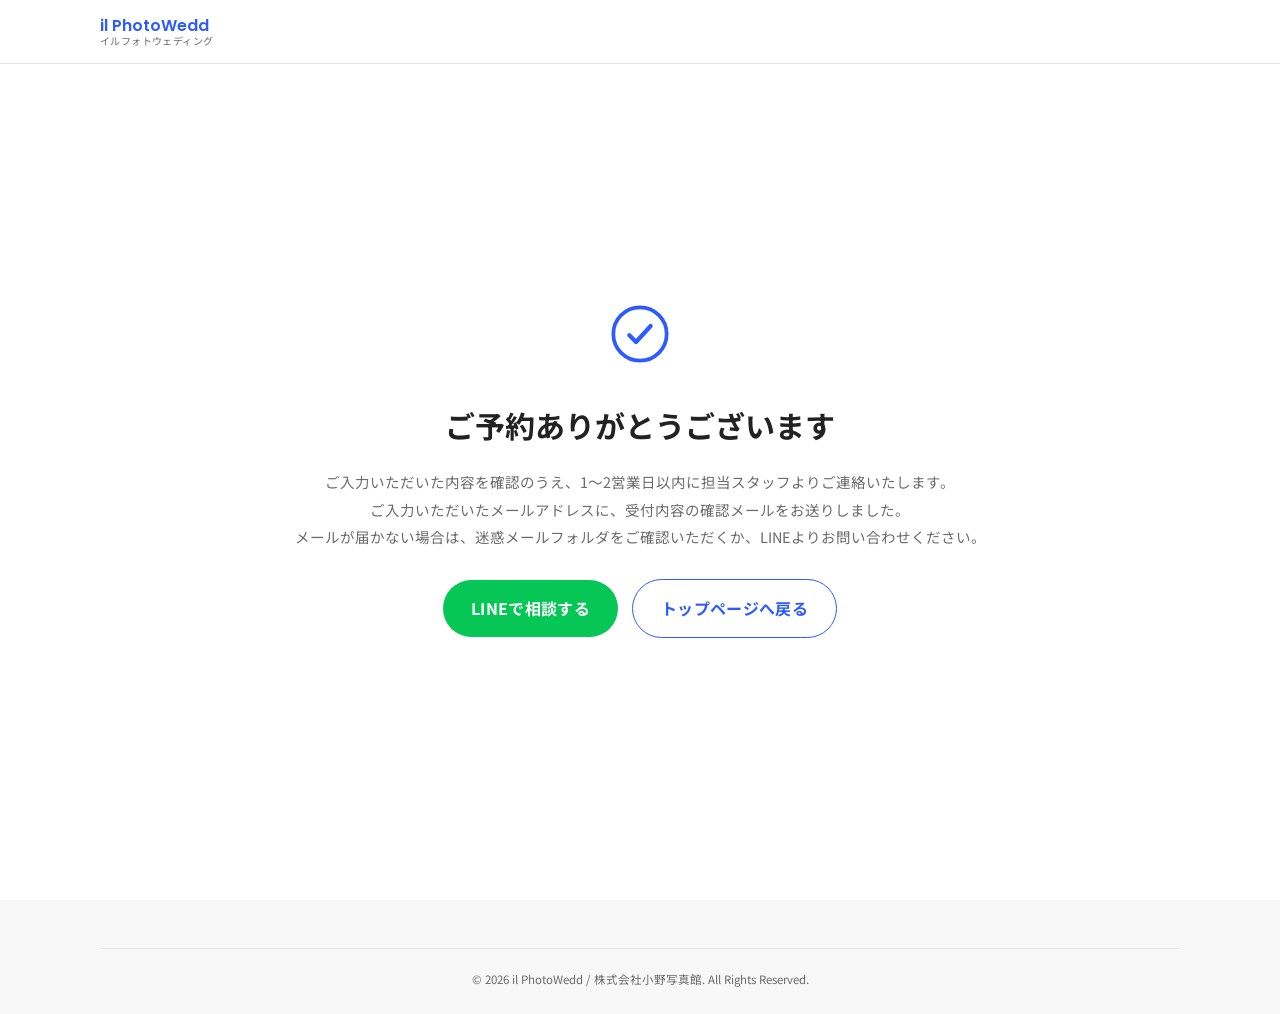
<file: thanks.html>
<!DOCTYPE html>
<html lang="ja">
<head>
<meta charset="UTF-8">
<meta name="viewport" content="width=device-width, initial-scale=1.0">
<title>ご予約ありがとうございます｜il PhotoWedd（イルフォトウェディング）</title>
<meta name="description" content="il PhotoWeddへのご予約ありがとうございます。ご入力いただいた内容を確認のうえ、担当スタッフよりご連絡いたします。">
<meta name="robots" content="noindex,follow">
<link rel="canonical" href="https://ilphoto-yokohama.github.io/ilphotowedd/thanks.html">
<link rel="icon" href="data:image/svg+xml,%3Csvg xmlns='http://www.w3.org/2000/svg' viewBox='0 0 32 32'%3E%3Ccircle cx='16' cy='16' r='16' fill='%232E5BFF'/%3E%3Cpath d='M16 6c0 0 8 5 8 12 0 5-3.5 9-8 11-4.5-2-8-6-8-11 0-7 8-12 8-12z' fill='%23fff'/%3E%3C/svg%3E">

<link rel="preconnect" href="https://fonts.googleapis.com">
<link rel="preconnect" href="https://fonts.gstatic.com" crossorigin>
<link href="https://fonts.googleapis.com/css2?family=Noto+Sans+JP:wght@400;500;700&family=Poppins:wght@500;600;700&display=swap" rel="stylesheet">
<link rel="stylesheet" href="css/style.css">

<!-- Google Analytics 4 -->
<script async src="https://www.googletagmanager.com/gtag/js?id=G-XXXXXXXXXX"></script>
<script>
  window.dataLayer = window.dataLayer || [];
  function gtag(){dataLayer.push(arguments);}
  gtag('js', new Date());
  gtag('config', 'G-XXXXXXXXXX');
</script>
</head>
<body>
<a href="#main" class="skip-link">本文へスキップ</a>

<header class="c-header">
  <div class="c-header__inner">
    <a href="index.html" class="c-header__logo" aria-label="il PhotoWedd ホームへ">
      <span class="c-header__logo-en u-en">il PhotoWedd</span>
      <span class="c-header__logo-ja">イルフォトウェディング</span>
    </a>
  </div>
</header>

<main id="main">
  <section class="c-thanks">
    <div class="l-container l-container--narrow">
      <svg class="c-thanks__icon" viewBox="0 0 24 24" fill="none" aria-hidden="true"><circle cx="12" cy="12" r="10" stroke="currentColor" stroke-width="1.4"/><path d="M8 12.5l2.5 2.5L16 9" stroke="currentColor" stroke-width="1.6" stroke-linecap="round" stroke-linejoin="round"/></svg>
      <h1 class="c-thanks__title">ご予約ありがとうございます</h1>
      <p class="c-thanks__number u-en" id="thanks-number" aria-live="polite"></p>
      <p class="c-thanks__text">
        ご入力いただいた内容を確認のうえ、1〜2営業日以内に担当スタッフよりご連絡いたします。<br>
        ご入力いただいたメールアドレスに、受付内容の確認メールをお送りしました。<br>
        メールが届かない場合は、迷惑メールフォルダをご確認いただくか、LINEよりお問い合わせください。
      </p>
      <div class="c-thanks__buttons">
        <a href="https://lin.ee/gZPUh9s" class="c-btn c-btn--line" target="_blank" rel="noopener" data-gtag="line_click:thanks-line">LINEで相談する</a>
        <a href="index.html" class="c-btn c-btn--outline">トップページへ戻る</a>
      </div>
    </div>
  </section>
</main>

<footer class="c-footer">
  <div class="l-container">
    <div class="c-footer__bottom">
      <p class="c-footer__copy">&copy; 2026 il PhotoWedd / 株式会社小野写真館. All Rights Reserved.</p>
    </div>
  </div>
</footer>

<script>
  // 予約番号をURLパラメータから取得して表示し、GA4にreservation_completeを送信
  (function () {
    var params = new URLSearchParams(window.location.search);
    var no = params.get('no');
    var el = document.getElementById('thanks-number');
    if (no) {
      el.textContent = '予約番号：' + no;
    } else {
      el.remove();
    }
    if (typeof gtag === 'function') {
      gtag('event', 'reservation_complete', {
        event_category: 'Reservation',
        event_label: no || 'unknown'
      });
    }
  })();
</script>
</body>
</html>
</file>
<file: css/style.css>
/* ===================================================
   il PhotoWedd — Main Stylesheet
   Theme: 白基調 × Blue Rose（今日、叶えられる夢がある。）
   Naming: BEM（Block__Element--Modifier）
=================================================== */

/* ---------- Custom Properties ---------- */
:root {
  --color-primary:      #2E5BFF;
  --color-primary-dark: #1E44D6;
  --color-primary-soft: #EEF1FF;
  --color-rose:         #6C7BEB;
  --color-bg:           #FFFFFF;
  --color-bg-sub:       #F8F8F8;
  --color-text:         #222222;
  --color-text-sub:     #6B6B6B;
  --color-border:       #E5E5E5;
  --color-line:         #06C755;
  --color-white:        #FFFFFF;

  --font-jp:  'Noto Sans JP', sans-serif;
  --font-en:  'Poppins', sans-serif;

  --radius-sm: 6px;
  --radius-md: 12px;
  --radius-lg: 20px;

  --shadow-card: 0 8px 32px rgba(46, 91, 255, 0.08);
  --shadow-btn:  0 4px 16px rgba(46, 91, 255, 0.24);

  --transition: 0.3s cubic-bezier(0.4, 0, 0.2, 1);
  --section-gap: clamp(64px, 10vw, 120px);
  --header-h: 64px;
}

/* ---------- Reset & Base ---------- */
*, *::before, *::after { box-sizing: border-box; margin: 0; padding: 0; }

html {
  scroll-behavior: smooth;
  font-size: 16px;
  -webkit-text-size-adjust: 100%;
}

body {
  background-color: var(--color-bg);
  color: var(--color-text);
  font-family: var(--font-jp);
  line-height: 1.8;
  overflow-x: hidden;
  -webkit-font-smoothing: antialiased;
  padding-bottom: 64px; /* 固定CTAバー分の余白（スマホ） */
}

img { max-width: 100%; height: auto; display: block; }
a { color: inherit; text-decoration: none; }
ul, ol { list-style: none; }
button { font-family: inherit; cursor: pointer; border: none; background: none; }
input, textarea, select { font-family: inherit; font-size: 16px; }

.u-en { font-family: var(--font-en); }

/* Skip Link（アクセシビリティ） */
.skip-link {
  position: absolute;
  left: -999px;
  top: 0;
  z-index: 10000;
  background: var(--color-primary);
  color: #fff;
  padding: 12px 20px;
  border-radius: 0 0 var(--radius-sm) 0;
}
.skip-link:focus {
  left: 0;
}

/* フォーカス表示（キーボード操作対応） */
a:focus-visible,
button:focus-visible,
input:focus-visible,
textarea:focus-visible,
select:focus-visible {
  outline: 3px solid var(--color-primary);
  outline-offset: 2px;
}

/* ---------- Layout ---------- */
.l-container {
  width: 100%;
  max-width: 1120px;
  margin: 0 auto;
  padding: 0 20px;
}

.l-container--narrow { max-width: 760px; }

.l-section {
  padding: var(--section-gap) 0;
}

.l-section--sub {
  background-color: var(--color-bg-sub);
}

.c-section-header {
  text-align: center;
  max-width: 620px;
  margin: 0 auto 48px;
}

.c-section-header__label {
  display: inline-block;
  font-family: var(--font-en);
  font-size: 13px;
  font-weight: 600;
  letter-spacing: 0.12em;
  color: var(--color-primary);
  margin-bottom: 12px;
}

.c-section-header__title {
  font-size: clamp(24px, 4vw, 34px);
  font-weight: 700;
  letter-spacing: 0.02em;
  line-height: 1.5;
  color: var(--color-text);
}

.c-section-header__desc {
  margin-top: 14px;
  font-size: 15px;
  color: var(--color-text-sub);
  line-height: 1.9;
}

/* ---------- Fade-in Animation（控えめ・フェードインのみ） ---------- */
.js-fade {
  opacity: 0;
  transform: translateY(16px);
  transition: opacity 0.7s ease, transform 0.7s ease;
}
.js-fade.is-visible {
  opacity: 1;
  transform: translateY(0);
}
.js-fade--delay1 { transition-delay: 0.1s; }
.js-fade--delay2 { transition-delay: 0.2s; }
.js-fade--delay3 { transition-delay: 0.3s; }
.js-fade--delay4 { transition-delay: 0.4s; }

@media (prefers-reduced-motion: reduce) {
  .js-fade { opacity: 1; transform: none; transition: none; }
}

/* ---------- Buttons ---------- */
.c-btn {
  display: inline-flex;
  align-items: center;
  justify-content: center;
  gap: 8px;
  min-height: 52px;
  padding: 14px 28px;
  border-radius: 999px;
  font-size: 16px;
  font-weight: 700;
  letter-spacing: 0.02em;
  transition: transform var(--transition), box-shadow var(--transition), background var(--transition);
  white-space: nowrap;
}
.c-btn:active { transform: scale(0.97); }

.c-btn--primary {
  background: var(--color-primary);
  color: #fff;
  box-shadow: var(--shadow-btn);
}
.c-btn--primary:hover { background: var(--color-primary-dark); }

.c-btn--line {
  background: var(--color-line);
  color: #fff;
}
.c-btn--line:hover { background: #05a648; }

.c-btn--outline {
  background: transparent;
  color: var(--color-primary);
  border: 1.5px solid var(--color-primary);
}
.c-btn--outline:hover { background: var(--color-primary-soft); }

.c-btn--tel {
  background: var(--color-bg-sub);
  color: var(--color-text);
  border: 1px solid var(--color-border);
}
.c-btn--tel:hover { background: #eee; }

.c-btn--large { min-height: 58px; padding: 16px 32px; font-size: 17px; width: 100%; max-width: 360px; }
.c-btn--block { width: 100%; }
.c-btn--sm { min-height: 44px; padding: 10px 20px; font-size: 14px; }

/* ---------- Header ---------- */
.c-header {
  position: fixed;
  top: 0;
  left: 0;
  width: 100%;
  height: var(--header-h);
  background: rgba(255, 255, 255, 0.92);
  backdrop-filter: blur(8px);
  border-bottom: 1px solid var(--color-border);
  z-index: 1000;
}

.c-header__inner {
  max-width: 1120px;
  margin: 0 auto;
  padding: 0 20px;
  height: 100%;
  display: flex;
  align-items: center;
  justify-content: space-between;
  gap: 16px;
}

.c-header__logo {
  display: flex;
  flex-direction: column;
  line-height: 1.1;
}
.c-header__logo-en {
  font-family: var(--font-en);
  font-size: 16px;
  font-weight: 600;
  color: var(--color-primary);
}
.c-header__logo-ja {
  font-size: 10px;
  color: var(--color-text-sub);
  letter-spacing: 0.04em;
}

.c-header__nav { display: none; }
.c-header__nav ul { display: flex; gap: 28px; }
.c-header__nav a {
  font-size: 14px;
  font-weight: 500;
  color: var(--color-text);
  transition: color var(--transition);
}
.c-header__nav a:hover { color: var(--color-primary); }

.c-header__cta {
  min-height: 40px;
  padding: 8px 16px;
  font-size: 13px;
}

/* ---------- Hero ---------- */
.c-hero {
  position: relative;
  min-height: 100vh;
  display: flex;
  align-items: center;
  justify-content: center;
  padding: calc(var(--header-h) + 40px) 20px 80px;
  overflow: hidden;
  background: linear-gradient(180deg, #F5F7FF 0%, #FFFFFF 70%);
}

.c-hero__bg {
  position: absolute;
  inset: 0;
  z-index: 0;
  pointer-events: none;
}
.c-hero__bg img {
  width: 100%;
  height: 100%;
  object-fit: cover;
  object-position: center 30%;
}
@media (min-width: 768px) {
  .c-hero__bg img { object-position: center 45%; }
}
/* 写真の上に白のベールをかけてテキストの可読性を確保 */
.c-hero__bg::after {
  content: '';
  position: absolute;
  inset: 0;
  background: linear-gradient(180deg,
    rgba(255, 255, 255, 0.66) 0%,
    rgba(255, 255, 255, 0.44) 55%,
    rgba(255, 255, 255, 0.85) 100%);
}

.c-hero__logo {
  margin-top: 22px;
}
.c-hero__logo img {
  width: min(280px, 70vw);
  height: auto;
  margin: 0 auto;
  /* ロゴPNGの白背景を写真に溶け込ませる */
  mix-blend-mode: multiply;
}

.c-hero__content {
  position: relative;
  z-index: 1;
  text-align: center;
  max-width: 640px;
}

.c-hero__tagline {
  font-size: 14px;
  font-weight: 600;
  letter-spacing: 0.12em;
  color: var(--color-primary);
  margin-bottom: 20px;
}

.c-hero__title {
  font-size: clamp(32px, 7vw, 52px);
  font-weight: 700;
  line-height: 1.45;
  letter-spacing: 0.01em;
  color: var(--color-text);
}

.c-hero__sub {
  margin-top: 20px;
  font-size: clamp(15px, 2.4vw, 18px);
  color: var(--color-text-sub);
  line-height: 1.9;
}

.c-hero__price {
  margin-top: 28px;
  display: inline-flex;
  flex-direction: column;
  align-items: center;
  gap: 4px;
}
.c-hero__price-label {
  font-size: 12px;
  font-weight: 600;
  color: var(--color-text-sub);
  letter-spacing: 0.08em;
}
.c-hero__price-value {
  font-family: var(--font-en);
  font-size: clamp(28px, 6vw, 40px);
  font-weight: 700;
  color: var(--color-primary);
}
.c-hero__price-value small { font-size: 15px; font-weight: 500; color: var(--color-text-sub); }

.c-hero__cta {
  margin-top: 36px;
  display: flex;
  flex-direction: column;
  gap: 14px;
  align-items: center;
}
.c-hero__cta .c-btn { width: 100%; max-width: 360px; }

.c-hero__scroll {
  position: absolute;
  bottom: 24px;
  left: 50%;
  transform: translateX(-50%);
  display: flex;
  flex-direction: column;
  align-items: center;
  gap: 6px;
  font-size: 11px;
  letter-spacing: 0.1em;
  color: var(--color-text-sub);
}
.c-hero__scroll span {
  width: 1px;
  height: 24px;
  background: linear-gradient(to bottom, var(--color-primary), transparent);
  animation: scrollDown 1.8s ease-in-out infinite;
}
@keyframes scrollDown {
  0% { opacity: 0; transform: scaleY(0.3); }
  50% { opacity: 1; }
  100% { opacity: 0; transform: scaleY(1); }
}

/* ---------- Trust Bar ---------- */
.c-trust {
  background: var(--color-primary);
  padding: 16px 0;
  overflow: hidden;
}
.c-trust__list {
  display: flex;
  flex-wrap: wrap;
  justify-content: center;
  gap: 20px 28px;
  color: #fff;
  font-size: 13px;
  font-weight: 500;
}
.c-trust__icon { margin-right: 6px; opacity: 0.8; }

/* ---------- Features（選ばれる理由） ---------- */
.c-features__grid {
  display: grid;
  grid-template-columns: 1fr;
  gap: 24px;
}

.c-feature-card {
  background: var(--color-bg-sub);
  border-radius: var(--radius-lg);
  padding: 32px 28px;
  text-align: center;
}
.c-feature-card__number {
  font-family: var(--font-en);
  font-size: 13px;
  font-weight: 600;
  color: var(--color-primary);
  letter-spacing: 0.1em;
  margin-bottom: 12px;
}
.c-feature-card__icon {
  width: 52px;
  height: 52px;
  margin: 0 auto 16px;
  color: var(--color-primary);
}
.c-feature-card__icon svg { width: 100%; height: 100%; }
.c-feature-card__title {
  font-size: 18px;
  font-weight: 700;
  margin-bottom: 10px;
}
.c-feature-card__text {
  font-size: 14px;
  color: var(--color-text-sub);
  line-height: 1.85;
}

.c-anchor {
  margin-top: 56px;
  background: var(--color-primary-soft);
  border-radius: var(--radius-lg);
  padding: 32px 24px;
}
.c-anchor__inner {
  display: flex;
  flex-direction: column;
  align-items: center;
  gap: 16px;
  text-align: center;
}
.c-anchor__before {
  font-size: 14px;
  color: var(--color-text-sub);
}
.c-anchor__before span {
  display: block;
  margin-top: 4px;
  font-family: var(--font-en);
  font-size: 22px;
  font-weight: 600;
  color: var(--color-text-sub);
  text-decoration: line-through;
}
.c-anchor__arrow { color: var(--color-primary); transform: rotate(90deg); width: 28px; }
.c-anchor__after { font-size: 15px; font-weight: 600; color: var(--color-text); }
.c-anchor__after span {
  display: block;
  margin-top: 4px;
  font-family: var(--font-en);
  font-size: 30px;
  font-weight: 700;
  color: var(--color-primary);
}
.c-anchor__after span small { font-size: 14px; font-weight: 500; }

/* ---------- Persona（共感） ---------- */
.c-persona__grid {
  display: grid;
  grid-template-columns: 1fr;
  gap: 16px;
}
.c-persona-card {
  display: flex;
  align-items: flex-start;
  gap: 14px;
  padding: 22px;
  background: var(--color-bg);
  border: 1px solid var(--color-border);
  border-radius: var(--radius-md);
}
.c-persona-card__icon { flex-shrink: 0; width: 28px; height: 28px; color: var(--color-rose); }
.c-persona-card p { font-size: 14.5px; line-height: 1.8; }
.c-persona-card strong { color: var(--color-primary); }

/* ---------- Dress（衣装） ---------- */
.c-dress__grid {
  display: grid;
  grid-template-columns: repeat(2, 1fr);
  gap: 16px;
}
.c-dress-item {
  border-radius: var(--radius-md);
  background: var(--color-bg);
  border: 1px solid var(--color-border);
  overflow: hidden;
}
.c-dress-item img {
  width: 100%;
  aspect-ratio: 3 / 4;
  object-fit: cover;
}
.c-dress-item__label {
  font-size: 13.5px;
  font-weight: 600;
  color: var(--color-text);
  text-align: center;
  padding: 10px 8px;
}

/* ---------- Studio（スタジオ紹介） ---------- */
.c-studio {
  display: grid;
  grid-template-columns: 1fr;
  gap: 20px;
}
.c-studio-item {
  border-radius: var(--radius-lg);
  background: var(--color-bg);
  border: 1px solid var(--color-border);
  overflow: hidden;
}
.c-studio-item img {
  width: 100%;
  aspect-ratio: 4 / 5;
  object-fit: cover;
}
.c-studio-item__body { padding: 18px 20px 22px; }
.c-studio-item__title { font-size: 15px; font-weight: 700; margin-bottom: 6px; }
.c-studio-item__text { font-size: 13px; color: var(--color-text-sub); line-height: 1.8; }

/* ---------- Story（ブランドストーリー） ---------- */
.c-story__body {
  max-width: 640px;
  margin: 0 auto;
  text-align: center;
}
.c-story__body p {
  font-size: 14.5px;
  color: var(--color-text-sub);
  line-height: 2.1;
  margin-bottom: 22px;
}
.c-story__body p:last-child { margin-bottom: 0; }
.c-story__body strong { color: var(--color-primary); font-weight: 700; }

/* ---------- Solution（解決セクションの写真） ---------- */
.c-solution__img {
  max-width: 720px;
  margin: 40px auto 0;
}
.c-solution__img img {
  width: 100%;
  height: auto;
  border-radius: var(--radius-lg);
}

/* ---------- Gallery ---------- */
.c-gallery__grid {
  display: grid;
  grid-template-columns: repeat(2, 1fr);
  gap: 10px;
}
.c-gallery-item {
  aspect-ratio: 3 / 4;
  border-radius: var(--radius-sm);
  overflow: hidden;
  position: relative;
}
.c-gallery-item--wide { grid-column: span 2; aspect-ratio: 16 / 10; }
.c-gallery-item img {
  width: 100%;
  height: 100%;
  object-fit: cover;
  transition: transform 0.5s ease;
}
.c-gallery-item:hover img { transform: scale(1.03); }
.c-gallery-item__ph {
  width: 100%;
  height: 100%;
  display: flex;
  flex-direction: column;
  align-items: center;
  justify-content: center;
  gap: 10px;
  background: linear-gradient(150deg, #F0F3FF, #FAFBFF);
  text-align: center;
  padding: 12px;
}
.c-gallery-item__ph svg { width: 46px; opacity: 0.6; color: var(--color-primary); }
.c-gallery-item__ph p { font-size: 12px; color: var(--color-text-sub); line-height: 1.6; }
.c-gallery-item__ph span { font-size: 10.5px; color: var(--color-primary); }

.c-gallery__cta { text-align: center; margin-top: 32px; }

/* ---------- Plans（料金） ---------- */
.c-plans__grid {
  display: grid;
  grid-template-columns: 1fr;
  gap: 20px;
}
.c-plan-card {
  position: relative;
  border: 1px solid var(--color-border);
  border-radius: var(--radius-lg);
  padding: 28px 24px;
  background: var(--color-bg);
}
.c-plan-card--featured {
  border: 2px solid var(--color-primary);
  box-shadow: var(--shadow-card);
}
.c-plan-card--solo { background: linear-gradient(160deg, #FFF, var(--color-primary-soft)); }

.c-plan-card__tag {
  position: absolute;
  top: -12px;
  left: 24px;
  background: var(--color-primary);
  color: #fff;
  font-size: 11px;
  font-weight: 700;
  padding: 4px 12px;
  border-radius: 999px;
}
.c-plan-card__tag--rose { background: var(--color-rose); }

.c-plan-card__name-en {
  font-family: var(--font-en);
  font-size: 20px;
  font-weight: 600;
  color: var(--color-primary);
  margin-top: 8px;
}
.c-plan-card__name-ja { font-size: 12px; color: var(--color-text-sub); margin-bottom: 12px; }

.c-plan-card__price { margin-bottom: 18px; }
.c-plan-card__price-value {
  font-family: var(--font-en);
  font-size: 30px;
  font-weight: 700;
}
.c-plan-card__price-unit { font-size: 13px; color: var(--color-text-sub); }

.c-plan-card__includes { margin-bottom: 22px; }
.c-plan-card__includes li {
  display: flex;
  align-items: baseline;
  gap: 8px;
  font-size: 13.5px;
  padding: 6px 0;
  border-bottom: 1px dashed var(--color-border);
}
.c-plan-card__includes li:last-child { border-bottom: none; }
.c-plan-card__check { color: var(--color-primary); flex-shrink: 0; }

.c-plans__note {
  margin-top: 28px;
  font-size: 12.5px;
  color: var(--color-text-sub);
  text-align: center;
  line-height: 1.9;
}

/* ---------- Flow（撮影の流れ） ---------- */
.c-flow__timeline {
  position: relative;
  padding-left: 28px;
  border-left: 2px solid var(--color-primary-soft);
}
.c-flow-step {
  position: relative;
  padding-bottom: 40px;
}
.c-flow-step:last-child { padding-bottom: 0; }
.c-flow-step__dot {
  position: absolute;
  left: -34px;
  top: 4px;
  width: 12px;
  height: 12px;
  border-radius: 50%;
  background: var(--color-primary);
  border: 3px solid #fff;
  box-shadow: 0 0 0 2px var(--color-primary-soft);
}
.c-flow-step__time {
  font-family: var(--font-en);
  font-size: 12px;
  font-weight: 600;
  color: var(--color-primary);
  letter-spacing: 0.06em;
  margin-bottom: 4px;
}
.c-flow-step__title { font-size: 16px; font-weight: 700; margin-bottom: 6px; }
.c-flow-step__text { font-size: 13.5px; color: var(--color-text-sub); line-height: 1.8; }

/* ---------- Day Flow（撮影当日のタイムライン） ---------- */
.c-day-flow { margin-top: 56px; }
.c-day-flow__title {
  text-align: center;
  font-size: 17px;
  font-weight: 700;
  margin-bottom: 24px;
}
.c-day-flow__title span {
  display: block;
  margin-top: 4px;
  font-size: 12.5px;
  font-weight: 500;
  color: var(--color-text-sub);
}
.c-day-flow__list {
  display: grid;
  grid-template-columns: 1fr;
  gap: 26px;
  counter-reset: dayflow;
}
.c-day-flow__item {
  position: relative;
  background: var(--color-bg);
  border: 1px solid var(--color-border);
  border-radius: var(--radius-md);
  padding: 20px 18px;
  text-align: center;
}
/* 工程間の矢印（モバイルは下向き） */
.c-day-flow__item:not(:last-child)::after {
  content: '↓';
  position: absolute;
  left: 50%;
  bottom: -22px;
  transform: translateX(-50%);
  color: var(--color-primary);
  font-size: 14px;
  font-weight: 700;
}
.c-day-flow__dur {
  display: inline-block;
  font-size: 26px;
  font-weight: 700;
  color: var(--color-primary);
  line-height: 1.2;
}
.c-day-flow__dur small { font-size: 13px; font-weight: 600; margin-left: 1px; }
.c-day-flow__label {
  font-size: 14px;
  font-weight: 700;
  margin-top: 6px;
}
.c-day-flow__text {
  font-size: 12px;
  color: var(--color-text-sub);
  line-height: 1.7;
  margin-top: 6px;
}
.c-day-flow__note {
  margin-top: 20px;
  font-size: 12.5px;
  color: var(--color-text-sub);
  text-align: center;
}

/* ---------- FAQ ---------- */
.c-faq__list { border-top: 1px solid var(--color-border); }
.c-faq-item { border-bottom: 1px solid var(--color-border); }
.c-faq-item__q {
  display: flex;
  align-items: center;
  justify-content: space-between;
  gap: 16px;
  padding: 20px 4px;
  font-size: 15px;
  font-weight: 600;
  cursor: pointer;
}
.c-faq-item__icon {
  flex-shrink: 0;
  width: 22px;
  height: 22px;
  display: flex;
  align-items: center;
  justify-content: center;
  color: var(--color-primary);
  font-size: 18px;
  transition: transform var(--transition);
}
.c-faq-item__q[aria-expanded="true"] .c-faq-item__icon { transform: rotate(45deg); }

.c-faq-item__a {
  max-height: 0;
  overflow: hidden;
  transition: max-height var(--transition);
}
.c-faq-item__a-inner {
  padding: 0 4px 20px;
  font-size: 14px;
  color: var(--color-text-sub);
  line-height: 1.9;
}

.c-faq__cta { text-align: center; margin-top: 36px; }
.c-faq__cta p { font-size: 14px; color: var(--color-text-sub); margin-bottom: 16px; }

/* ---------- Reservation Form（予約フォーム） ---------- */
.c-reserve__intro {
  text-align: center;
  max-width: 560px;
  margin: 0 auto 36px;
  font-size: 14.5px;
  color: var(--color-text-sub);
  line-height: 1.9;
}
.c-reserve__steps {
  display: flex;
  justify-content: center;
  gap: 8px;
  margin-bottom: 40px;
  flex-wrap: wrap;
}
.c-reserve__step {
  font-size: 12px;
  font-weight: 600;
  color: var(--color-text-sub);
  padding: 6px 14px;
  border: 1px solid var(--color-border);
  border-radius: 999px;
}
.c-reserve__step.is-current {
  color: #fff;
  background: var(--color-primary);
  border-color: var(--color-primary);
}

.c-form {
  max-width: 560px;
  margin: 0 auto;
  background: var(--color-bg-sub);
  border-radius: var(--radius-lg);
  padding: 32px 24px;
}

.c-form__row { margin-bottom: 22px; }
.c-form__row--split {
  display: grid;
  grid-template-columns: 1fr 1fr;
  gap: 16px;
}
.c-form__label {
  display: flex;
  align-items: center;
  gap: 8px;
  font-size: 13.5px;
  font-weight: 600;
  margin-bottom: 8px;
}
.c-form__required {
  font-size: 10.5px;
  font-weight: 700;
  color: #fff;
  background: var(--color-primary);
  padding: 2px 7px;
  border-radius: 4px;
  letter-spacing: 0.04em;
}
.c-form__optional {
  font-size: 10.5px;
  font-weight: 600;
  color: var(--color-text-sub);
  border: 1px solid var(--color-border);
  padding: 2px 7px;
  border-radius: 4px;
}

.c-form__input,
.c-form__select,
.c-form__textarea {
  width: 100%;
  padding: 14px 16px;
  border: 1px solid var(--color-border);
  border-radius: var(--radius-sm);
  background: #fff;
  color: var(--color-text);
  font-size: 15px;
  min-height: 52px;
  transition: border-color var(--transition), box-shadow var(--transition);
}
.c-form__textarea { min-height: 110px; resize: vertical; }
.c-form__input:focus,
.c-form__select:focus,
.c-form__textarea:focus {
  border-color: var(--color-primary);
  box-shadow: 0 0 0 3px var(--color-primary-soft);
  outline: none;
}
.c-form__input.is-error,
.c-form__select.is-error,
.c-form__textarea.is-error {
  border-color: #E0433B;
}
.c-form__hint {
  margin-top: 6px;
  font-size: 12px;
  color: var(--color-text-sub);
}

.c-form__error {
  display: none;
  margin-top: 6px;
  font-size: 12.5px;
  color: #E0433B;
}
.c-form__error.is-visible { display: block; }

.c-form__radio-group { display: flex; flex-wrap: wrap; gap: 10px; }
.c-form__radio {
  position: relative;
}
.c-form__radio input { position: absolute; opacity: 0; width: 100%; height: 100%; cursor: pointer; }
.c-form__radio span {
  display: inline-flex;
  align-items: center;
  padding: 10px 16px;
  border: 1px solid var(--color-border);
  border-radius: 999px;
  font-size: 13.5px;
  background: #fff;
  transition: all var(--transition);
}
.c-form__radio input:checked + span {
  background: var(--color-primary);
  color: #fff;
  border-color: var(--color-primary);
}
.c-form__radio input:focus-visible + span { outline: 3px solid var(--color-primary); outline-offset: 2px; }

.c-form__checkbox {
  display: flex;
  align-items: flex-start;
  gap: 10px;
  font-size: 13px;
  color: var(--color-text-sub);
  line-height: 1.7;
}
.c-form__checkbox input { flex-shrink: 0; width: 20px; height: 20px; margin-top: 2px; accent-color: var(--color-primary); }
.c-form__checkbox a { color: var(--color-primary); text-decoration: underline; }

.c-form__submit { margin-top: 12px; }
.c-form__note {
  margin-top: 14px;
  font-size: 12px;
  color: var(--color-text-sub);
  text-align: center;
}

.c-form__status {
  display: none;
  margin-top: 16px;
  padding: 14px;
  border-radius: var(--radius-sm);
  font-size: 13.5px;
  text-align: center;
}
.c-form__status.is-visible { display: block; }
.c-form__status--error { background: #FEECEB; color: #B3261E; }

/* ---------- Access ---------- */
.c-access__grid {
  display: grid;
  grid-template-columns: 1fr;
  gap: 32px;
}
.c-access__dl div { padding: 14px 0; border-bottom: 1px solid var(--color-border); }
.c-access__dl dt { font-size: 12px; color: var(--color-text-sub); margin-bottom: 4px; }
.c-access__dl dd { font-size: 14.5px; font-weight: 500; }
.c-access__tel { color: var(--color-primary); font-weight: 700; font-size: 18px; }
.c-access__sns { display: flex; gap: 16px; margin-top: 20px; }
.c-access__sns a { color: var(--color-text-sub); transition: color var(--transition); }
.c-access__sns a:hover { color: var(--color-primary); }
.c-access__map iframe { width: 100%; border-radius: var(--radius-md); }

/* ---------- Final CTA ---------- */
.c-final-cta {
  background: linear-gradient(160deg, var(--color-primary) 0%, #4A6BFF 100%);
  color: #fff;
  text-align: center;
}
.c-final-cta__label { font-size: 13px; letter-spacing: 0.08em; opacity: 0.85; margin-bottom: 12px; }
.c-final-cta__title { font-size: clamp(24px, 5vw, 34px); font-weight: 700; line-height: 1.5; margin-bottom: 14px; }
.c-final-cta__price { font-size: 15px; opacity: 0.9; margin-bottom: 28px; }
.c-final-cta__buttons { display: flex; flex-direction: column; align-items: center; gap: 14px; }
.c-final-cta__buttons .c-btn--outline { color: #fff; border-color: rgba(255,255,255,0.6); }
.c-final-cta__buttons .c-btn--tel { background: rgba(255,255,255,0.12); color: #fff; border-color: rgba(255,255,255,0.3); }
.c-final-cta__note { margin-top: 28px; font-size: 12.5px; opacity: 0.8; line-height: 1.9; }

/* ---------- Footer ---------- */
.c-footer { background: var(--color-bg-sub); padding: 48px 0 24px; }
.c-footer__inner { display: flex; flex-direction: column; gap: 32px; margin-bottom: 32px; }
.c-footer__logo-en { font-family: var(--font-en); font-size: 20px; font-weight: 600; color: var(--color-primary); }
.c-footer__logo-ja { font-size: 12px; color: var(--color-text-sub); margin-top: 2px; }
.c-footer__company { font-size: 12px; color: var(--color-text-sub); margin-top: 8px; }
.c-footer__nav ul { display: flex; flex-direction: column; gap: 10px; margin-bottom: 16px; }
.c-footer__nav a { font-size: 13.5px; color: var(--color-text-sub); }
.c-footer__bottom { border-top: 1px solid var(--color-border); padding-top: 20px; text-align: center; }
.c-footer__copy { font-size: 11.5px; color: var(--color-text-sub); }

/* ---------- Fixed CTA Bar（スマホ画面下固定） ---------- */
.c-fixed-cta {
  position: fixed;
  bottom: 0;
  left: 0;
  width: 100%;
  display: flex;
  z-index: 999;
  box-shadow: 0 -4px 16px rgba(0,0,0,0.08);
}
.c-fixed-cta a {
  flex: 1;
  display: flex;
  align-items: center;
  justify-content: center;
  gap: 6px;
  height: 64px;
  font-size: 14px;
  font-weight: 700;
  color: #fff;
}
.c-fixed-cta__line { background: var(--color-line); }
.c-fixed-cta__reserve { background: var(--color-primary); }

/* ---------- Scroll Top ---------- */
.c-scroll-top {
  position: fixed;
  right: 16px;
  bottom: 76px;
  width: 44px;
  height: 44px;
  border-radius: 50%;
  background: #fff;
  border: 1px solid var(--color-border);
  color: var(--color-primary);
  display: flex;
  align-items: center;
  justify-content: center;
  box-shadow: 0 4px 12px rgba(0,0,0,0.1);
  opacity: 0;
  visibility: hidden;
  transition: opacity var(--transition), visibility var(--transition);
  z-index: 998;
}
.c-scroll-top.is-visible { opacity: 1; visibility: visible; }

/* ---------- Thanks Page ---------- */
.c-thanks {
  min-height: 100vh;
  display: flex;
  align-items: center;
  justify-content: center;
  padding: 100px 20px 60px;
  text-align: center;
}
.c-thanks__icon { width: 64px; height: 64px; margin: 0 auto 24px; color: var(--color-primary); }
.c-thanks__title { font-size: clamp(22px, 5vw, 30px); font-weight: 700; margin-bottom: 16px; }
.c-thanks__text { font-size: 14.5px; color: var(--color-text-sub); line-height: 1.9; margin-bottom: 28px; }
.c-thanks__number { font-family: var(--font-en); font-size: 22px; font-weight: 700; color: var(--color-primary); margin-bottom: 28px; }
.c-thanks__buttons { display: flex; flex-direction: column; gap: 14px; align-items: center; }

/* =====================================================
   Responsive Breakpoints: 480 / 768 / 1024 / 1440
===================================================== */

/* --- 480px 以上 --- */
@media (min-width: 480px) {
  .c-dress__grid { grid-template-columns: repeat(3, 1fr); }
}

/* --- 768px 以上（タブレット） --- */
@media (min-width: 768px) {
  body { padding-bottom: 0; }
  .c-fixed-cta { display: none; }
  .c-scroll-top { bottom: 24px; }

  .c-header__nav { display: block; }

  .c-hero__cta { flex-direction: row; justify-content: center; }
  .c-hero__cta .c-btn { width: auto; }

  .c-features__grid { grid-template-columns: repeat(3, 1fr); }
  .c-persona__grid { grid-template-columns: repeat(2, 1fr); }
  .c-studio { grid-template-columns: repeat(3, 1fr); }
  .c-gallery__grid { grid-template-columns: repeat(4, 1fr); }
  .c-plans__grid { grid-template-columns: repeat(2, 1fr); }
  .c-access__grid { grid-template-columns: 1.1fr 1fr; }

  .c-day-flow__list { grid-template-columns: repeat(5, 1fr); gap: 22px; }
  .c-day-flow__item:not(:last-child)::after {
    content: '→';
    left: auto;
    right: -19px;
    bottom: auto;
    top: 50%;
    transform: translateY(-50%);
  }

  .c-final-cta__buttons { flex-direction: row; justify-content: center; }
  .c-final-cta__buttons .c-btn { width: auto; }

  .c-footer__inner { flex-direction: row; justify-content: space-between; }
  .c-footer__nav { display: flex; gap: 48px; }

  .c-thanks__buttons { flex-direction: row; justify-content: center; }
  .c-thanks__buttons .c-btn { width: auto; }
}

/* --- 1024px 以上（PC） --- */
@media (min-width: 1024px) {
  .c-plans__grid { grid-template-columns: repeat(3, 1fr); }

  .c-form { max-width: 640px; padding: 44px; }
}

/* --- 1440px 以上（大画面） --- */
@media (min-width: 1440px) {
  .l-container { max-width: 1240px; }
  .c-hero__title { font-size: 56px; }
}
</file>
